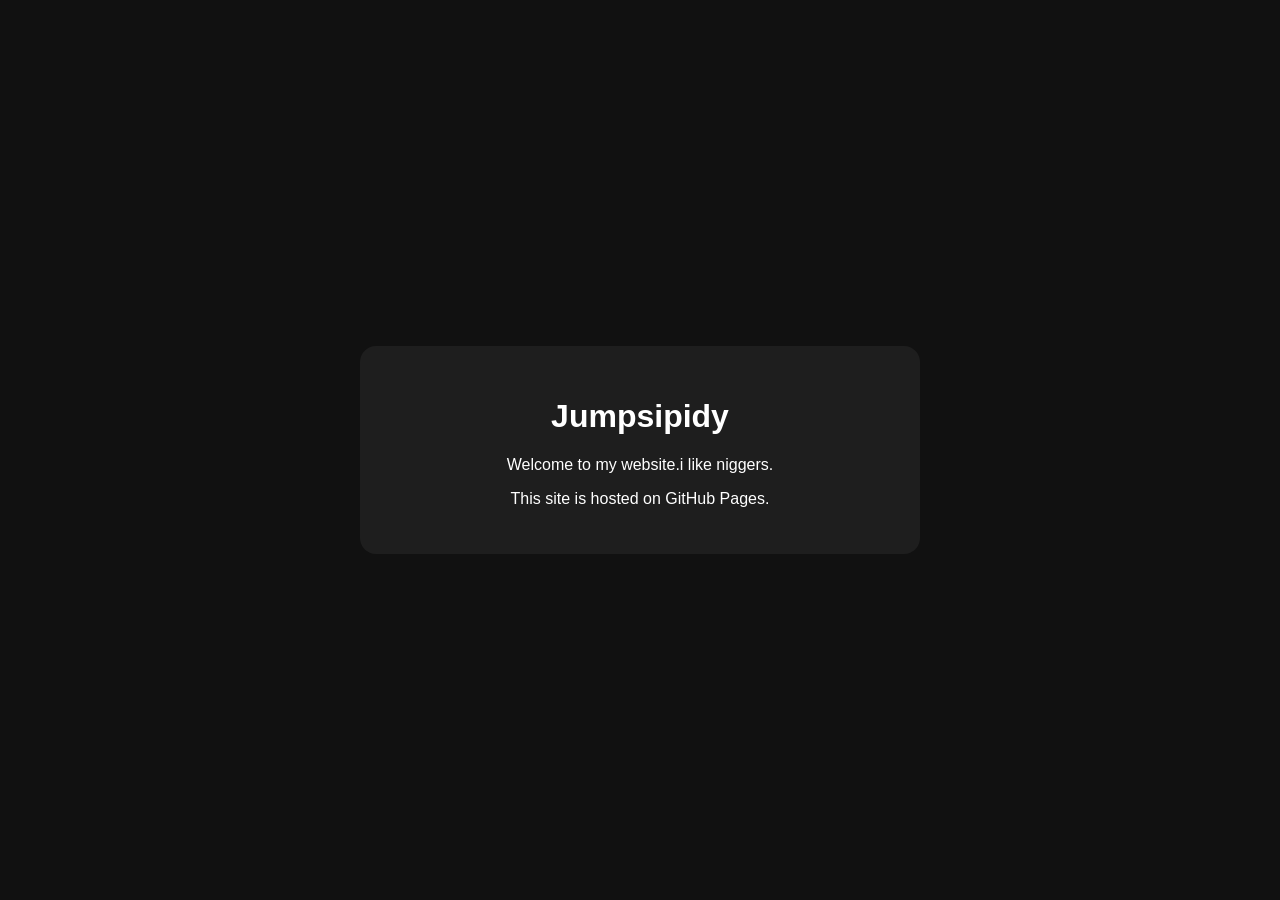
<file: Index.html>
<!DOCTYPE html>
<html>
<head>
  <meta charset="UTF-8">
  <meta name="viewport" content="width=device-width, initial-scale=1.0">
  <title>Jumpsipidy</title>
  <style>
    body{
      margin:0;
      font-family:Arial,sans-serif;
      background:#111;
      color:white;
      display:flex;
      justify-content:center;
      align-items:center;
      height:100vh;
      text-align:center;
    }
    .box{
      background:#1e1e1e;
      padding:30px;
      border-radius:16px;
      width:90%;
      max-width:500px;
    }
    a{color:#7db7ff;}
  </style>
</head>
<body>
  <div class="box">
    <h1>Jumpsipidy</h1>
    <p>Welcome to my website.i like niggers.</p>
    <p>This site is hosted on GitHub Pages.</p>
  </div>
</body>
</html>
</file>
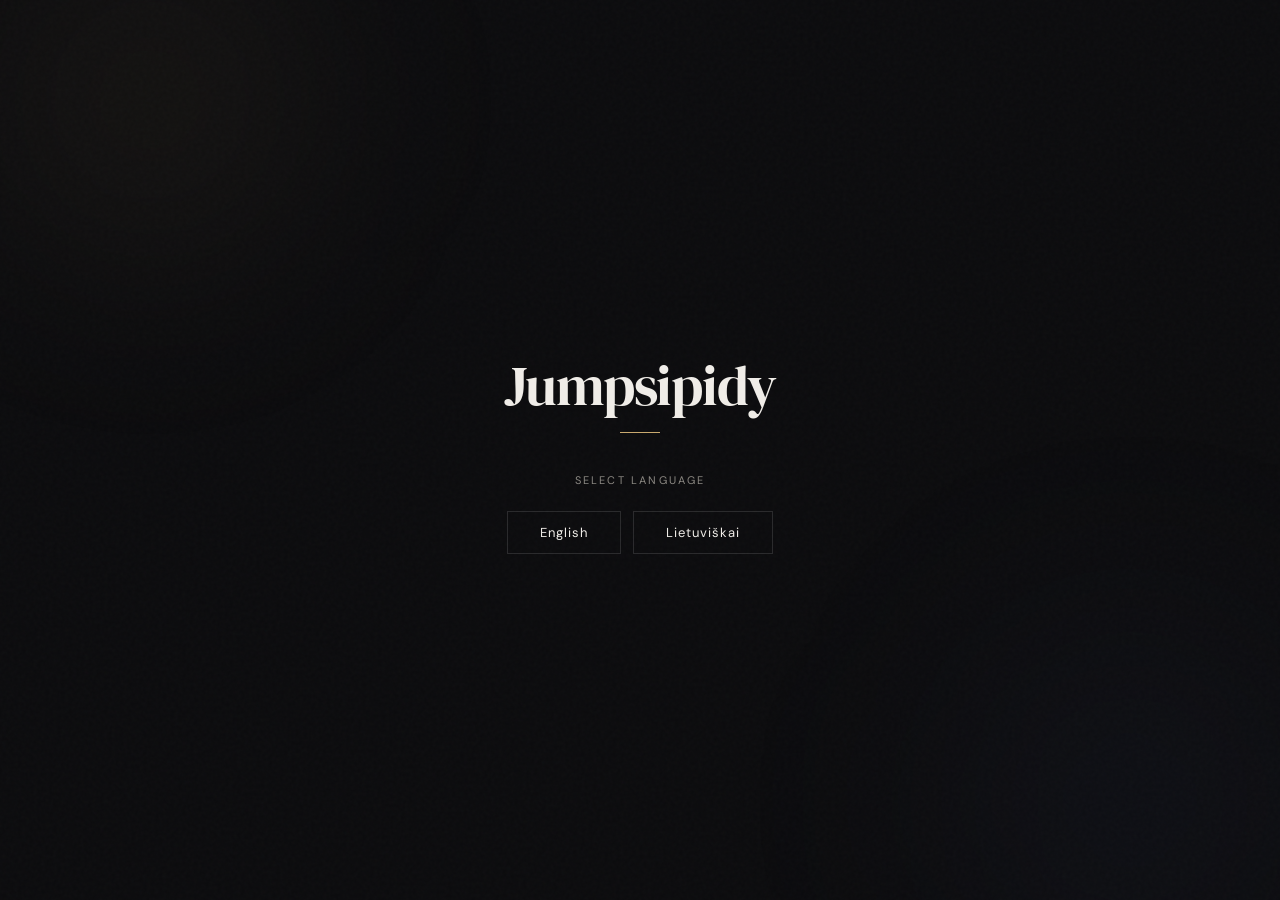
<file: index.html>
<!DOCTYPE html>
<html lang="en">
<head>
<meta charset="UTF-8">
<meta name="viewport" content="width=device-width, initial-scale=1.0">
<title>Jumpsipidy.online</title>
<link rel="preconnect" href="https://fonts.googleapis.com">
<link rel="preconnect" href="https://fonts.gstatic.com" crossorigin>
<link href="https://fonts.googleapis.com/css2?family=DM+Serif+Display:ital@0;1&family=DM+Sans:ital,opsz,wght@0,9..40,300;0,9..40,400;0,9..40,500;1,9..40,300&display=swap" rel="stylesheet">

<style>
*,*::before,*::after{box-sizing:border-box;margin:0;padding:0}

:root{
  --bg:#0c0c0e;
  --surface:#111113;
  --line:rgba(255,255,255,0.07);
  --line-mid:rgba(255,255,255,0.12);
  --line-bright:rgba(255,255,255,0.22);
  --text:#f0ede8;
  --text-mid:#8b8882;
  --text-dim:#4a4845;
  --gold:#c9a96e;
  --gold-dim:rgba(201,169,110,0.15);
  --gold-glow:rgba(201,169,110,0.06);
  --serif:'DM Serif Display',Georgia,serif;
  --sans:'DM Sans',sans-serif;
}

html,body{
  width:100%;height:100%;
  background:var(--bg);
  color:var(--text);
  font-family:var(--sans);
  overflow:hidden;
}

/* ── GRAIN OVERLAY ── */
body::before{
  content:'';
  position:fixed;inset:0;
  background-image:url("data:image/svg+xml,%3Csvg viewBox='0 0 256 256' xmlns='http://www.w3.org/2000/svg'%3E%3Cfilter id='n'%3E%3CfeTurbulence type='fractalNoise' baseFrequency='0.9' numOctaves='4' stitchTiles='stitch'/%3E%3C/filter%3E%3Crect width='100%25' height='100%25' filter='url(%23n)' opacity='1'/%3E%3C/svg%3E");
  opacity:0.025;
  pointer-events:none;
  z-index:999;
}

/* ── AMBIENT LIGHT ── */
.glow{
  position:fixed;pointer-events:none;border-radius:50%;
  filter:blur(100px);
}
.glow-a{
  width:500px;height:500px;
  top:-150px;left:-100px;
  background:radial-gradient(circle,rgba(201,169,110,0.08) 0%,transparent 70%);
}
.glow-b{
  width:600px;height:600px;
  bottom:-200px;right:-150px;
  background:radial-gradient(circle,rgba(100,120,200,0.06) 0%,transparent 70%);
}

/* ── LANG SCREEN ── */
#lang-screen{
  position:fixed;inset:0;
  display:flex;flex-direction:column;
  align-items:center;justify-content:center;
  z-index:500;
  transition:opacity 0.9s cubic-bezier(0.4,0,0.2,1);
}

.lang-wordmark{
  font-family:var(--serif);
  font-size:clamp(2rem,5vw,3.5rem);
  letter-spacing:-0.02em;
  color:var(--text);
  margin-bottom:8px;
  opacity:0;
  animation:fadeUp 1s 0.2s cubic-bezier(0.4,0,0.2,1) forwards;
}

.lang-rule{
  width:40px;height:1px;
  background:var(--gold);
  margin:0 auto 40px;
  opacity:0;
  animation:fadeUp 1s 0.4s cubic-bezier(0.4,0,0.2,1) forwards;
}

.lang-label{
  font-size:11px;letter-spacing:0.2em;text-transform:uppercase;
  color:var(--text-mid);
  margin-bottom:24px;
  opacity:0;
  animation:fadeUp 1s 0.6s cubic-bezier(0.4,0,0.2,1) forwards;
}

.lang-btns{
  display:flex;gap:12px;
  opacity:0;
  animation:fadeUp 1s 0.8s cubic-bezier(0.4,0,0.2,1) forwards;
}

.lang-btn{
  background:transparent;
  border:1px solid var(--line-mid);
  color:var(--text);
  font-family:var(--sans);
  font-size:13px;letter-spacing:0.08em;
  padding:12px 32px;
  cursor:pointer;
  transition:all 0.3s ease;
  position:relative;
  overflow:hidden;
}
.lang-btn::before{
  content:'';
  position:absolute;inset:0;
  background:var(--gold-dim);
  transform:translateY(100%);
  transition:transform 0.3s ease;
}
.lang-btn:hover{
  border-color:var(--gold);
  color:var(--gold);
}
.lang-btn:hover::before{transform:translateY(0)}
.lang-btn span{position:relative;z-index:1}

/* ── MAIN HUB ── */
#main-hub{
  position:fixed;inset:0;
  display:grid;
  grid-template-columns:1fr 1fr;
  opacity:0;visibility:hidden;
  transition:opacity 0.9s cubic-bezier(0.4,0,0.2,1);
}

#main-hub.visible{opacity:1;visibility:visible}

/* LEFT PANEL */
.panel-left{
  display:flex;flex-direction:column;
  justify-content:space-between;
  padding:clamp(32px,5vw,64px);
  border-right:1px solid var(--line);
  position:relative;
  overflow:hidden;
}

.panel-left::after{
  content:'';
  position:absolute;
  top:0;bottom:0;right:-1px;
  width:1px;
  background:linear-gradient(to bottom,transparent,var(--gold) 30%,var(--gold) 70%,transparent);
  opacity:0.3;
}

.left-top{}

.badge{
  display:inline-flex;align-items:center;gap:8px;
  font-size:10px;letter-spacing:0.25em;text-transform:uppercase;
  color:var(--gold);
  margin-bottom:32px;
  opacity:0;
}
.badge::before{
  content:'';width:24px;height:1px;background:var(--gold);
}

.main-title{
  font-family:var(--serif);
  font-size:clamp(2.8rem,5.5vw,5rem);
  line-height:1.0;
  letter-spacing:-0.03em;
  color:var(--text);
  margin-bottom:24px;
  opacity:0;
}

.main-title em{
  font-style:italic;
  color:var(--gold);
}

.subtitle{
  font-size:14px;
  font-weight:300;
  color:var(--text-mid);
  line-height:1.7;
  max-width:340px;
  opacity:0;
}

.left-bottom{
  display:flex;flex-direction:column;gap:16px;
}

.meta-row{
  display:flex;align-items:center;gap:12px;
  font-size:11px;letter-spacing:0.12em;text-transform:uppercase;
  color:var(--text-dim);
  opacity:0;
}
.meta-row::before{content:'';width:16px;height:1px;background:var(--text-dim)}

/* RIGHT PANEL */
.panel-right{
  display:flex;flex-direction:column;
  justify-content:center;
  padding:clamp(32px,5vw,64px);
  gap:0;
}

.section-label{
  font-size:10px;letter-spacing:0.25em;text-transform:uppercase;
  color:var(--text-dim);
  margin-bottom:32px;
  display:flex;align-items:center;gap:12px;
  opacity:0;
}
.section-label::after{content:'';flex:1;height:1px;background:var(--line)}

/* APP CARDS */
.cards{display:flex;flex-direction:column}

.app-card{
  display:flex;align-items:center;
  padding:24px 0;
  border-bottom:1px solid var(--line);
  text-decoration:none;
  color:var(--text);
  position:relative;
  overflow:hidden;
  opacity:0;
  transition:all 0.4s cubic-bezier(0.4,0,0.2,1);
  cursor:pointer;
}
.app-card:first-child{border-top:1px solid var(--line)}

.app-card::before{
  content:'';
  position:absolute;left:0;top:0;bottom:0;width:2px;
  background:var(--gold);
  transform:scaleY(0);
  transform-origin:bottom;
  transition:transform 0.35s cubic-bezier(0.4,0,0.2,1);
}
.app-card:hover::before{transform:scaleY(1)}

.card-num{
  font-family:var(--serif);
  font-size:11px;
  color:var(--text-dim);
  width:36px;
  flex-shrink:0;
  transition:color 0.3s;
}
.app-card:hover .card-num{color:var(--gold)}

.card-body{flex:1;padding:0 24px}

.card-name{
  font-size:17px;
  font-weight:500;
  letter-spacing:-0.01em;
  margin-bottom:4px;
  transition:color 0.3s;
}
.app-card:hover .card-name{color:var(--gold)}

.card-desc{
  font-size:12px;
  font-weight:300;
  color:var(--text-mid);
  letter-spacing:0.01em;
}

.card-arrow{
  width:36px;height:36px;
  border:1px solid var(--line-mid);
  border-radius:50%;
  display:flex;align-items:center;justify-content:center;
  flex-shrink:0;
  transition:all 0.35s cubic-bezier(0.4,0,0.2,1);
}
.app-card:hover .card-arrow{
  background:var(--gold);
  border-color:var(--gold);
}
.card-arrow svg{
  width:14px;height:14px;
  stroke:var(--text-mid);
  transition:stroke 0.3s, transform 0.3s;
}
.app-card:hover .card-arrow svg{
  stroke:#0c0c0e;
  transform:translate(2px,-2px);
}

/* HOVER BG FILL */
.card-fill{
  position:absolute;inset:0;
  background:var(--gold-glow);
  opacity:0;
  transition:opacity 0.4s ease;
}
.app-card:hover .card-fill{opacity:1}

/* ── ANIMATIONS ── */
@keyframes fadeUp{
  from{opacity:0;transform:translateY(16px)}
  to{opacity:1;transform:translateY(0)}
}

.anim{
  animation:fadeUp 0.8s cubic-bezier(0.4,0,0.2,1) forwards;
}

/* ── RESPONSIVE ── */
@media(max-width:720px){
  #main-hub{grid-template-columns:1fr;overflow-y:auto;overflow-x:hidden}
  .panel-left{border-right:none;border-bottom:1px solid var(--line);padding:40px 28px 32px}
  .panel-right{padding:32px 28px 48px}
  .panel-left::after{display:none}
}

/* CURSOR DOT */
.cursor-dot{
  width:6px;height:6px;
  background:var(--gold);
  border-radius:50%;
  position:fixed;
  pointer-events:none;
  z-index:9999;
  transform:translate(-50%,-50%);
  transition:transform 0.1s,opacity 0.3s;
  opacity:0;
}
</style>
</head>
<body>

<div class="glow glow-a"></div>
<div class="glow glow-b"></div>
<div class="cursor-dot" id="cursor"></div>

<!-- LANGUAGE SCREEN -->
<div id="lang-screen">
  <div class="lang-wordmark">Jumpsipidy</div>
  <div class="lang-rule"></div>
  <div class="lang-label">Select language</div>
  <div class="lang-btns">
    <button class="lang-btn" onclick="launch('en')"><span>English</span></button>
    <button class="lang-btn" onclick="launch('lt')"><span>Lietuviškai</span></button>
  </div>
</div>

<!-- MAIN HUB -->
<div id="main-hub">

  <div class="panel-left">
    <div class="left-top">
      <div class="badge" id="l-badge">Personal Hub</div>
      <h1 class="main-title" id="l-title">
        Elijas<br><em>Jumpsipidy</em>
      </h1>
      <p class="subtitle" id="l-sub">A curated collection of projects, tools and work — built with precision and care.</p>
    </div>
    <div class="left-bottom">
      <div class="meta-row" id="l-meta1">jumpsipidy.online</div>
      <div class="meta-row" id="l-meta2">Est. 2024</div>
    </div>
  </div>

  <div class="panel-right">
    <div class="section-label" id="r-label">Projects & Tools</div>
    <div class="cards">

      <a href="https://jumpsipidy.online/ElijasGPT" class="app-card" id="card-1">
        <div class="card-fill"></div>
        <div class="card-num">01</div>
        <div class="card-body">
          <div class="card-name" id="n1">Elijas Helper</div>
          <div class="card-desc" id="d1">Helper and tools</div>
        </div>
        <div class="card-arrow">
          <svg viewBox="0 0 24 24" fill="none" stroke-width="2" stroke-linecap="round" stroke-linejoin="round">
            <line x1="7" y1="17" x2="17" y2="7"/><polyline points="7 7 17 7 17 17"/>
          </svg>
        </div>
      </a>

    </div>
  </div>

</div>

<script>
const T = {
  en:{
    badge:'Personal Hub',
    subtitle:'A curated collection of projects, tools and work — built with precision and care.',
    label:'Projects & Tools',
    n1:'Elijas Helper',d1:'Helper and tools',
  },
  lt:{
    badge:'Asmeninis Centras',
    subtitle:'Projektų, įrankių ir darbų kolekcija — sukurta kruopščiai ir tiksliai.',
    label:'Projektai ir Įrankiai',
    n1:'Elijas Helper',d1:'Pagalbininkas ir įrankiai',
  }
};

function launch(lang){
  const c = T[lang];
  document.getElementById('l-badge').textContent = c.badge;
  document.getElementById('l-sub').textContent = c.subtitle;
  document.getElementById('r-label').textContent = c.label;
  document.getElementById('n1').textContent = c.n1;
  document.getElementById('d1').textContent = c.d1;

  const ls = document.getElementById('lang-screen');
  ls.style.opacity = '0';
  ls.style.pointerEvents = 'none';

  setTimeout(()=>{
    ls.style.display = 'none';
    const hub = document.getElementById('main-hub');
    hub.classList.add('visible');
    animateIn();
  }, 900);
}

function animateIn(){
  const seq = [
    {el:'l-badge',   delay:0},
    {el:'l-title',   delay:120},
    {el:'l-sub',     delay:240},
    {el:'l-meta1',   delay:360},
    {el:'l-meta2',   delay:420},
    {el:'r-label',   delay:200},
    {el:'card-1',    delay:320},
  ];
  seq.forEach(({el,delay})=>{
    const node = document.getElementById(el);
    if(!node) return;
    setTimeout(()=>{
      node.style.animationDelay = '0ms';
      node.classList.add('anim');
    }, delay);
  });
}

/* Cursor dot */
const dot = document.getElementById('cursor');
document.addEventListener('mousemove', e=>{
  dot.style.left = e.clientX+'px';
  dot.style.top  = e.clientY+'px';
  dot.style.opacity = '1';
});
document.addEventListener('mouseleave',()=>{ dot.style.opacity='0' });
</script>
</body>
</html>
</file>
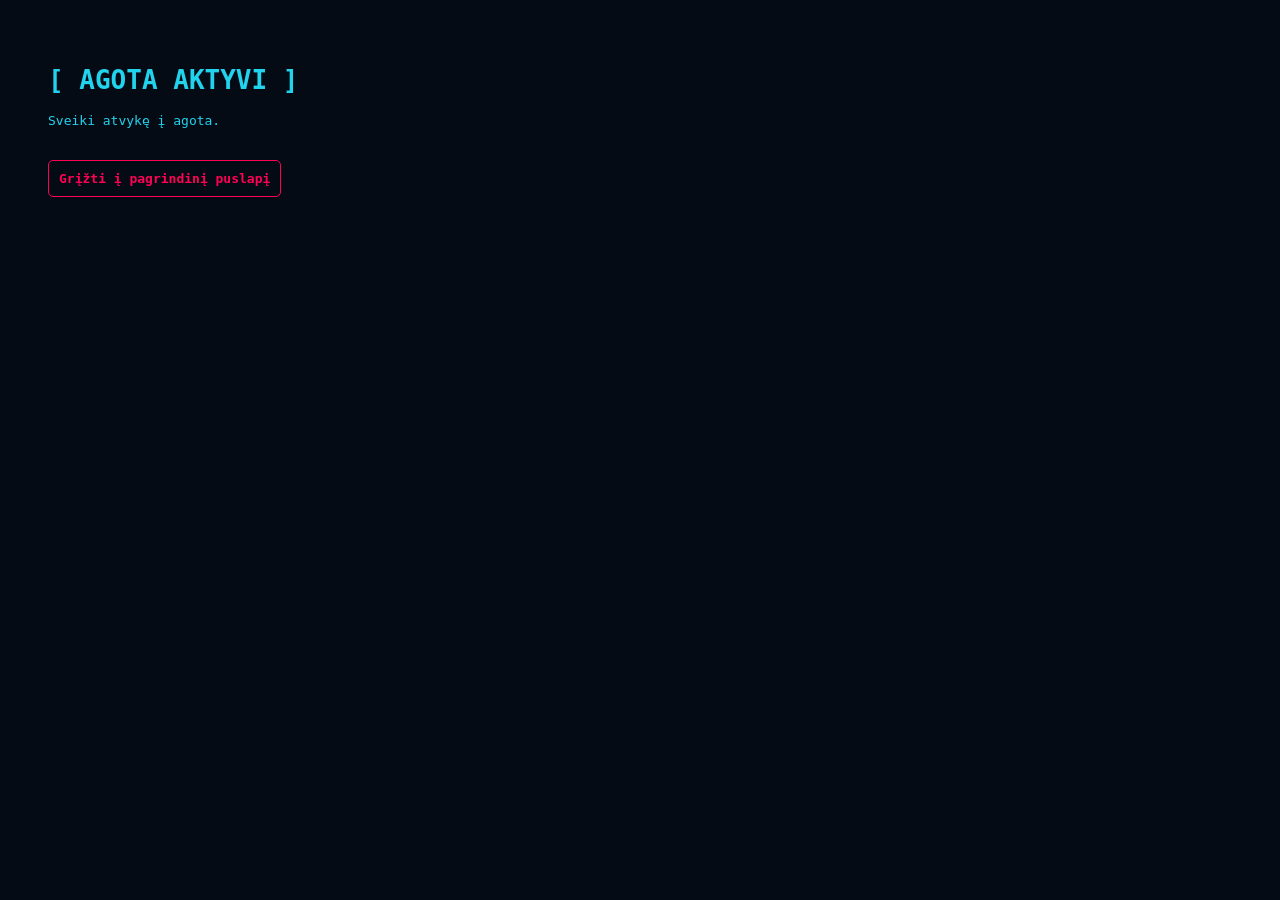
<file: agota/index.html>
<!DOCTYPE html>
<html lang="lt">
<head>
  <meta charset="UTF-8">
  <title>Agota</title>
  <style>
    body { background-color: #050b14; color: #22d3ee; font-family: monospace; padding: 40px; }
    a { color: #ff0055; text-decoration: none; font-weight: bold; border: 1px solid #ff0055; padding: 10px; border-radius: 5px;}
    a:hover { background: #ff0055; color: black; }
  </style>
</head>
<body>
  <h1>[ AGOTA AKTYVI ]</h1>
  <p>Sveiki atvykę į agota.</p>
  <br><br>
  <a href="/">Grįžti į pagrindinį puslapį</a>
</body>
</html>
</file>
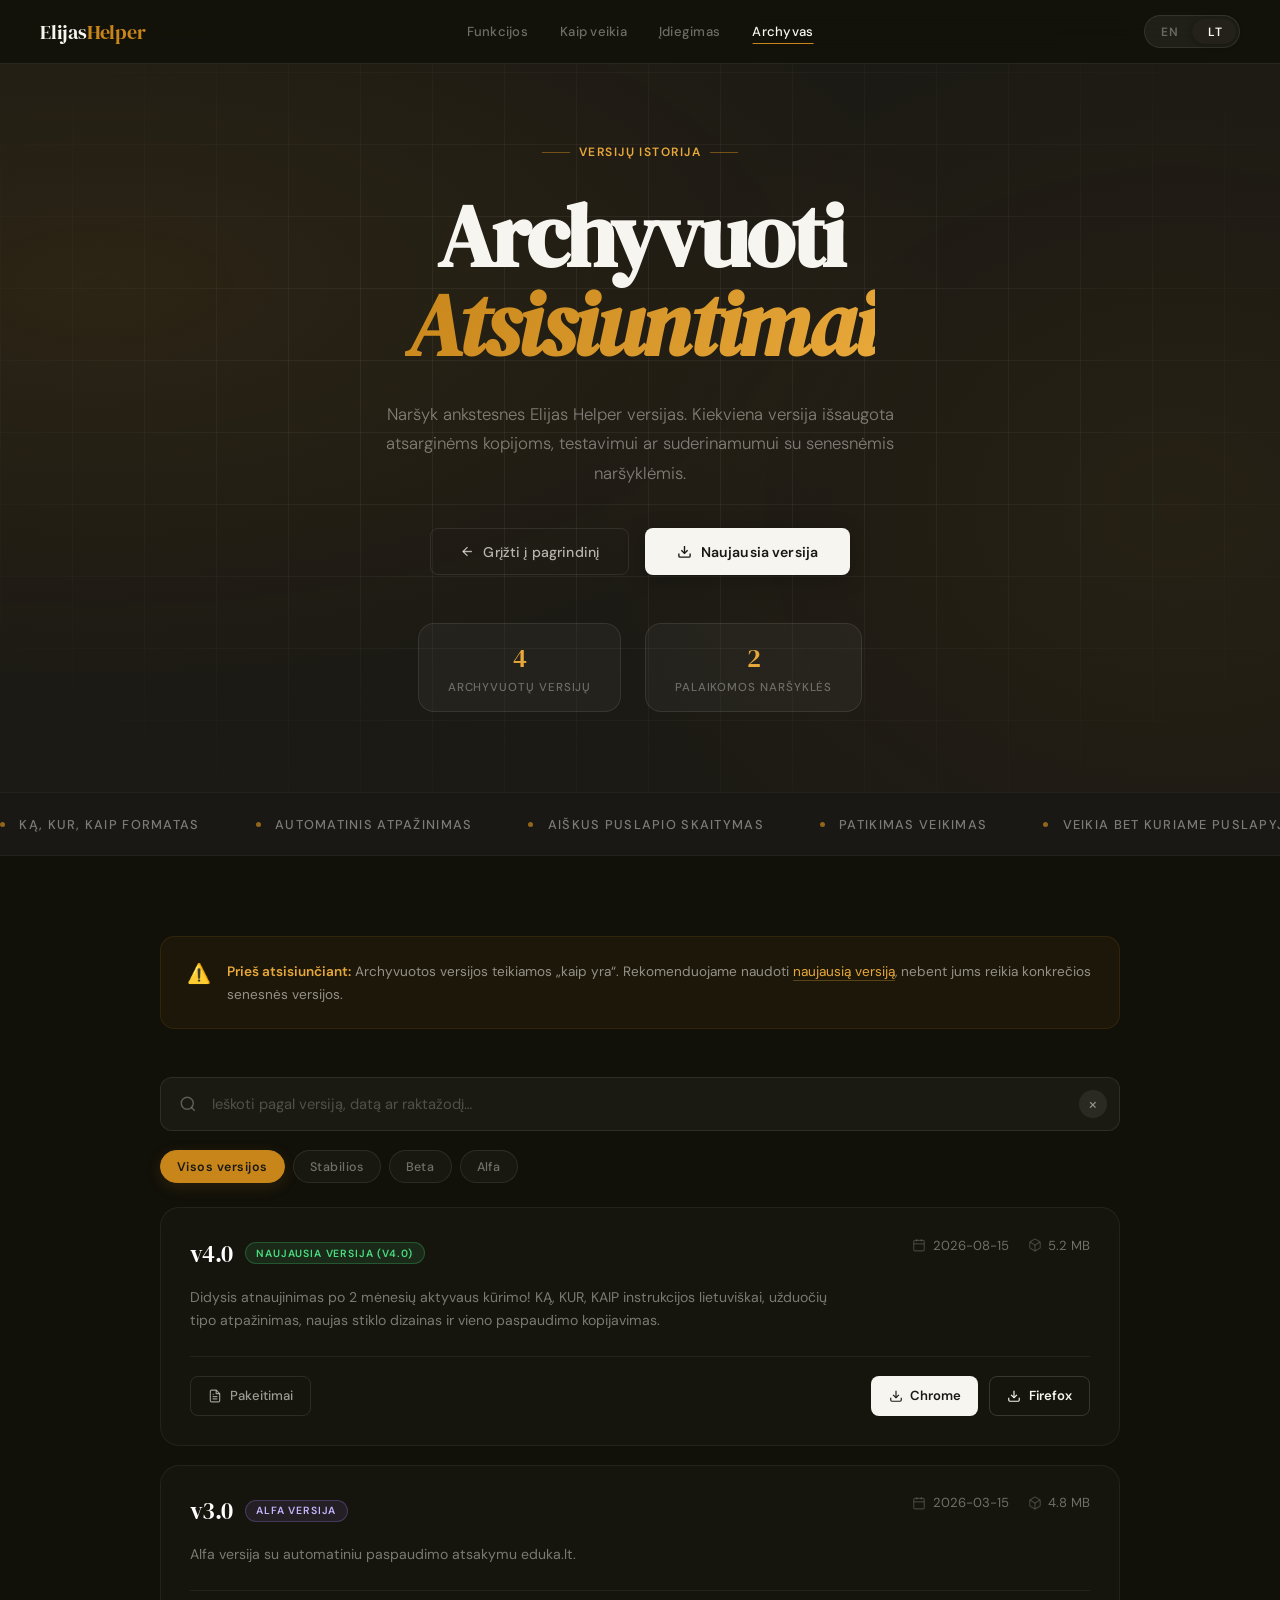
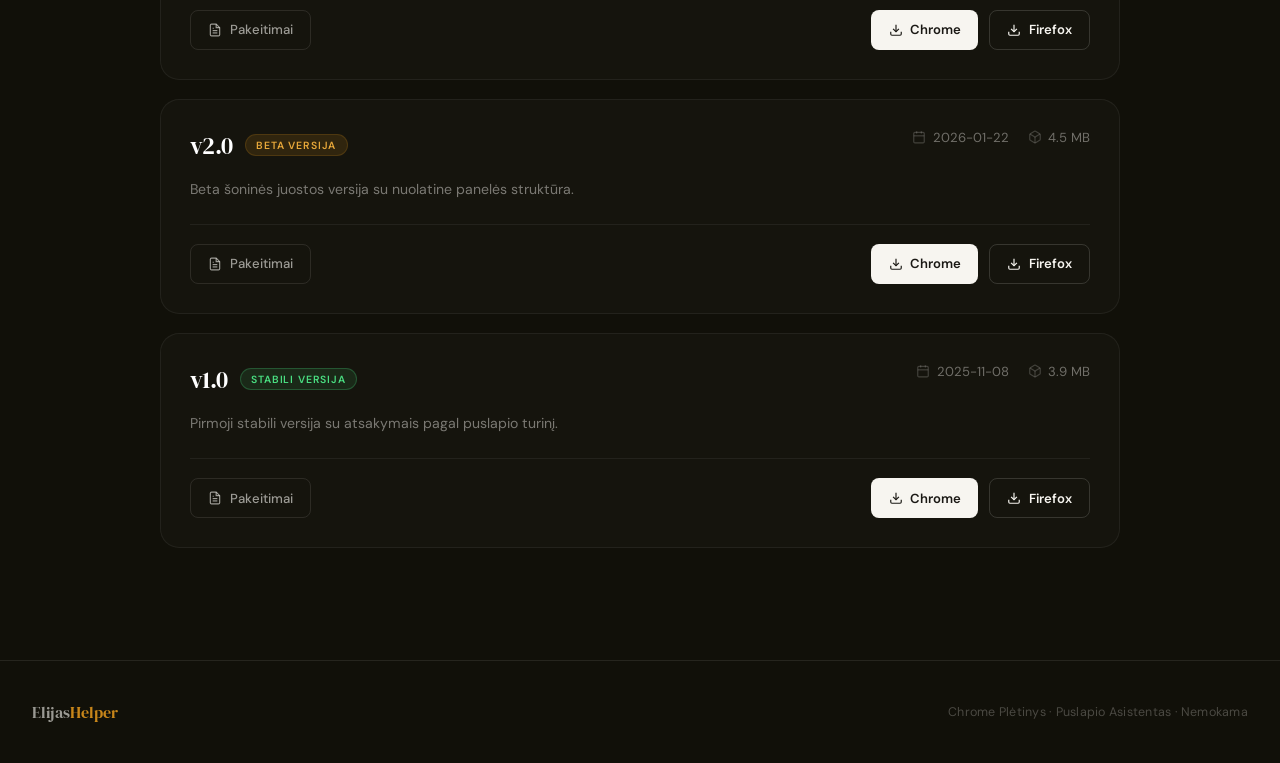
<file: archived/index.html>
<!DOCTYPE html>
<html lang="lt">
<head>
  <meta charset="UTF-8"/>
  <meta name="viewport" content="width=device-width,initial-scale=1.0"/>
  <title id="pageTitle">Archyvuoti Atsisiuntimai — Elijas Helper</title>
  <link href="https://fonts.googleapis.com/css2?family=DM+Serif+Display:ital@0;1&family=DM+Sans:wght@300;400;500;600&display=swap" rel="stylesheet"/>
  <link rel="stylesheet" href="archived-downloads.css"/>
</head>
<body class="lt">

  <!-- ═══════════════════════ NAVIGATION ═══════════════════════ -->
  <nav>
    <a href="index.html" class="nav-logo">Elijas<em>Helper</em></a>
    <div class="nav-center">
      <a href="index.html#features" data-en>Features</a>
      <a href="index.html#features" data-lt>Funkcijos</a>
      <a href="index.html#how" data-en>How it works</a>
      <a href="index.html#how" data-lt>Kaip veikia</a>
      <a href="index.html#install" data-en>Install guide</a>
      <a href="index.html#install" data-lt>Įdiegimas</a>
      <a href="archive.html" class="nav-active" data-en>Archive</a>
      <a href="archive.html" class="nav-active" data-lt>Archyvas</a>
    </div>
    <div class="lang-pill lt" id="langPill">
      <div class="pill-bg"></div>
      <button type="button" data-lang="en">EN</button>
      <button type="button" class="active" data-lang="lt">LT</button>
    </div>
  </nav>

  <!-- ═══════════════════════ HERO ═══════════════════════ -->
  <header class="archive-hero">
    <p class="hero-eyebrow">
      <span data-en>Version history</span>
      <span data-lt>Versijų istorija</span>
    </p>
    <h1 class="hero-h1">
      <span data-en>Archived<br><span class="line-italic">Downloads</span></span>
      <span data-lt>Archyvuoti<br><span class="line-italic">Atsisiuntimai</span></span>
    </h1>
    <p class="hero-sub" data-en>
      Browse previous releases of Elijas Helper. Each build is preserved for rollback,
      testing, or compatibility with older browser setups.
    </p>
    <p class="hero-sub" data-lt>
      Naršyk ankstesnes Elijas Helper versijas. Kiekviena versija išsaugota atsarginėms kopijoms,
      testavimui ar suderinamumui su senesnėmis naršyklėmis.
    </p>

    <div class="hero-actions">
      <a href="index.html" class="btn-outline">
        <svg width="15" height="15" viewBox="0 0 24 24" fill="none" stroke="currentColor" stroke-width="2.2"><path d="M19 12H5"/><polyline points="12 19 5 12 12 5"/></svg>
        <span data-en>Back to main site</span>
        <span data-lt>Grįžti į pagrindinį</span>
      </a>
      <a href="index.html" class="btn-primary">
        <svg width="15" height="15" viewBox="0 0 24 24" fill="none" stroke="currentColor" stroke-width="2.2"><path d="M21 15v4a2 2 0 0 1-2 2H5a2 2 0 0 1-2-2v-4"/><polyline points="7 10 12 15 17 10"/><line x1="12" y1="15" x2="12" y2="3"/></svg>
        <span data-en>Latest version</span>
        <span data-lt>Naujausia versija</span>
      </a>
    </div>

    <div class="hero-stats">
      <div class="stat-pill">
        <span class="stat-num" id="totalVersions">—</span>
        <span class="stat-label" data-en>archived builds</span>
        <span class="stat-label" data-lt>archyvuotų versijų</span>
      </div>
      <div class="stat-pill">
        <span class="stat-num">2</span>
        <span class="stat-label" data-en>browsers supported</span>
        <span class="stat-label" data-lt>palaikomos naršyklės</span>
      </div>
    </div>
  </header>

  <!-- ═══════════════════════ RIBBON ═══════════════════════ -->
  <div class="ribbon">
    <div class="ribbon-track" id="ribbonTrack"></div>
  </div>

  <!-- ═══════════════════════ MAIN CONTENT ═══════════════════════ -->
  <main class="archive-main">
    <div class="container">

      <!-- Disclaimer -->
      <div class="disclaimer r">
        <div class="disclaimer-icon">⚠️</div>
        <p data-en>
          <strong>Before you download:</strong> Archived builds are provided as-is.
          We recommend using the <a href="index.html">latest release</a> unless you need a specific older version for compatibility.
        </p>
        <p data-lt>
          <strong>Prieš atsisiunčiant:</strong> Archyvuotos versijos teikiamos „kaip yra“.
          Rekomenduojame naudoti <a href="index.html">naujausią versiją</a>, nebent jums reikia konkrečios senesnės versijos.
        </p>
      </div>

      <!-- Search & filters -->
      <div class="search-bar-wrap r d1">
        <div class="search-bar">
          <svg class="search-icon" width="18" height="18" viewBox="0 0 24 24" fill="none" stroke="currentColor" stroke-width="2"><circle cx="11" cy="11" r="8"/><line x1="21" y1="21" x2="16.65" y2="16.65"/></svg>
          <input
            type="search"
            id="archiveSearch"
            data-placeholder-en="Search by version, date, or keyword…"
            data-placeholder-lt="Ieškoti pagal versiją, datą ar raktažodį…"
            placeholder="Ieškoti pagal versiją, datą ar raktažodį…"
            autocomplete="off"
          />
          <button class="search-clear" id="searchClear" aria-label="Clear search" hidden>&times;</button>
        </div>
        <div class="filter-row" id="filterRow">
          <button class="filter-btn active" data-filter="all">
            <span data-en>All versions</span>
            <span data-lt>Visos versijos</span>
          </button>
          <button class="filter-btn" data-filter="stable">
            <span data-en>Stable</span>
            <span data-lt>Stabilios</span>
          </button>
          <button class="filter-btn" data-filter="beta">
            <span data-en>Beta</span>
            <span data-lt>Beta</span>
          </button>
          <button class="filter-btn" data-filter="alpha">
            <span data-en>Alpha</span>
            <span data-lt>Alfa</span>
          </button>
        </div>
      </div>

      <p class="results-meta r d2" id="resultsMeta"></p>

      <!-- Cards are rendered by JavaScript from archivedVersions[] in archived-downloads.js -->
      <!-- To add versions: edit archived-downloads.js (see comments at top of that file) -->

      <div class="archive-grid r d3" id="archiveGrid"></div>

      <!-- Empty state (shown when search returns no results) -->
      <div class="empty-state" id="emptyState" hidden>
        <div class="empty-icon">📦</div>
        <h3 data-en>No versions found</h3>
        <h3 data-lt>Versijų nerasta</h3>
        <p data-en>Try a different search term or clear your filters.</p>
        <p data-lt>Pabandykite kitą paieškos frazę arba išvalykite filtrus.</p>
        <button class="btn-outline" id="resetFilters" type="button">
          <span data-en>Reset filters</span>
          <span data-lt>Išvalyti filtrus</span>
        </button>
      </div>

    </div>
  </main>

  <!-- ═══════════════════════ FOOTER ═══════════════════════ -->
  <footer>
    <div class="f-logo">Elijas<em>Helper</em></div>
    <div class="f-copy" data-en>Chrome Extension · Page Assistant · Free</div>
    <div class="f-copy" data-lt>Chrome Plėtinys · Puslapio Asistentas · Nemokama</div>
  </footer>

  <!-- ═══════════════════════ CHANGELOG MODAL ═══════════════════════ -->
  <div class="modal-overlay" id="changelogModal">
    <div class="modal-card">
      <button class="modal-close" type="button" aria-label="Close">&times;</button>
      <h3 class="modal-title" id="changelogTitle">—</h3>
      <p class="modal-subtitle" id="changelogDate">—</p>
      <p class="results-meta" id="changelogMeta" style="margin-bottom:1rem;"></p>
      <ul class="changelog-list" id="changelogList"></ul>
      <div class="modal-dl-row" id="changelogDlRow"></div>
    </div>
  </div>

  <script src="archived-downloads.js"></script>
</body>
</html>
</file>
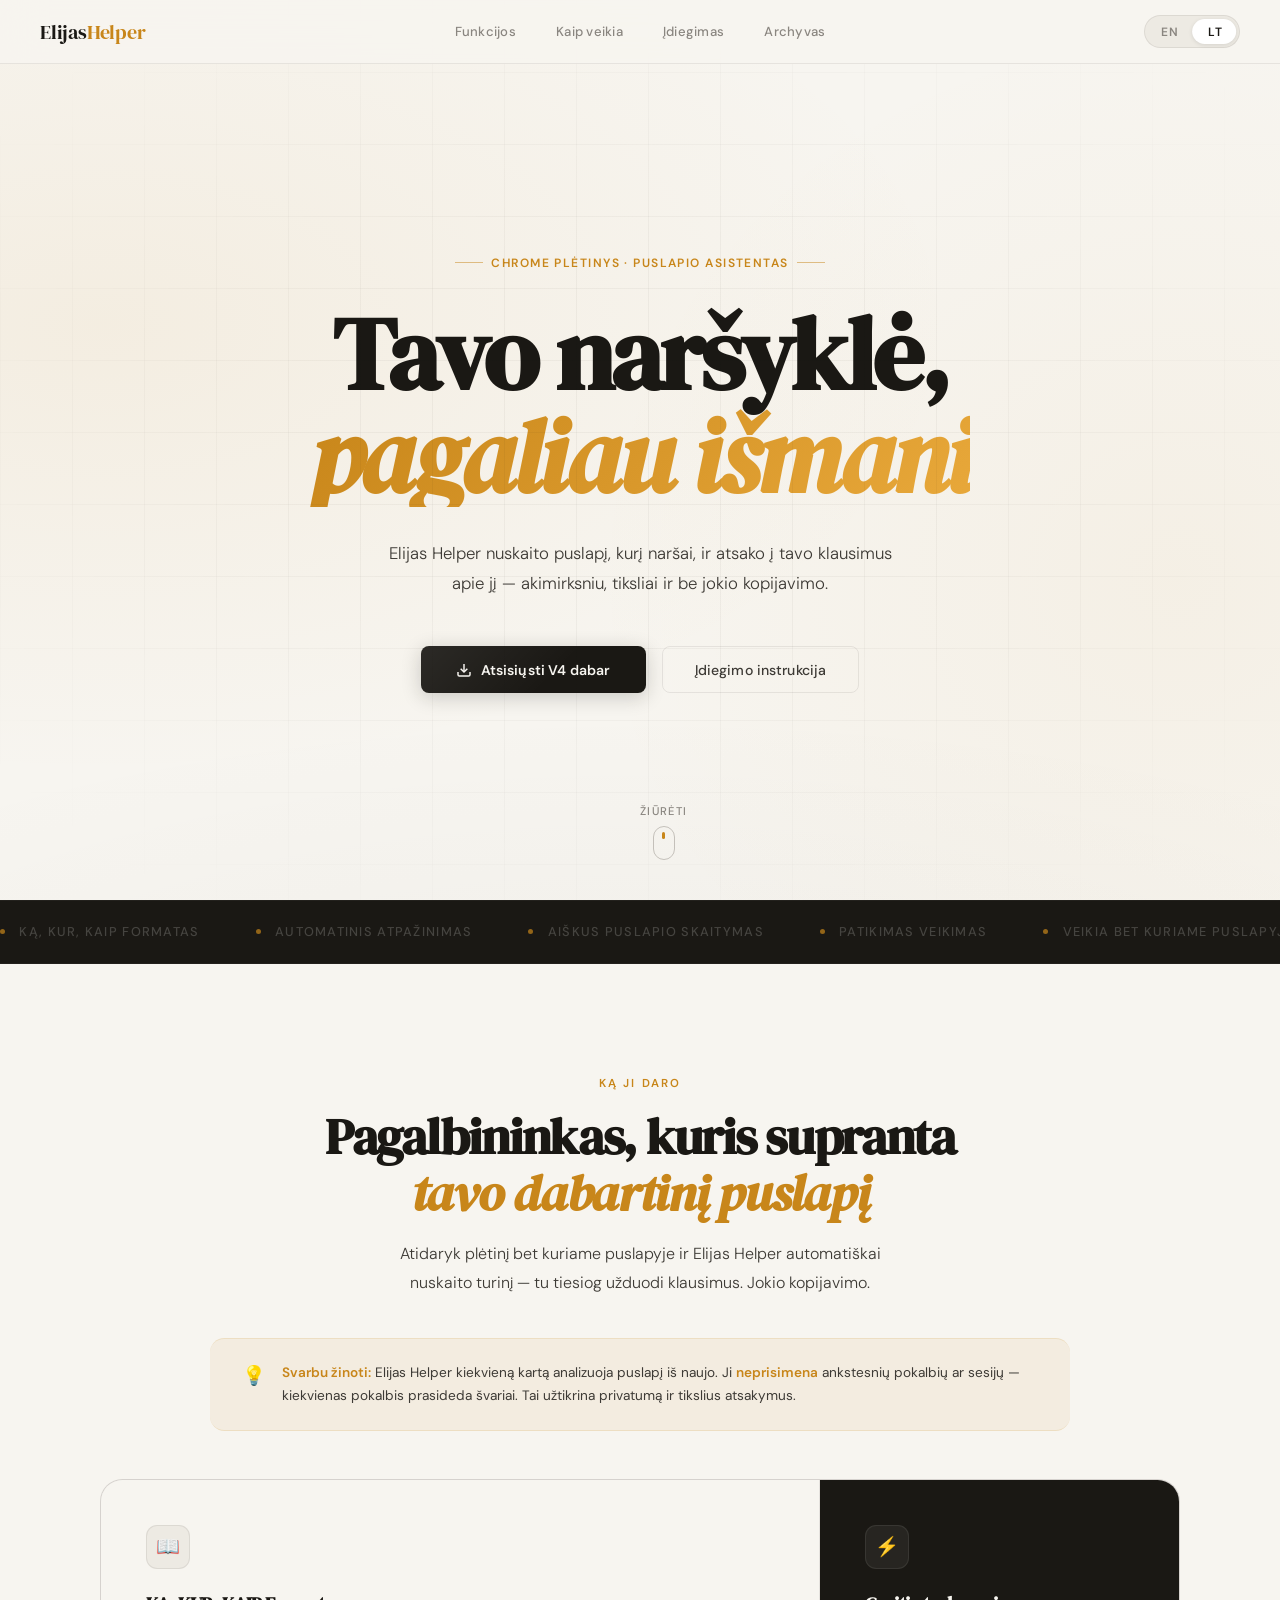
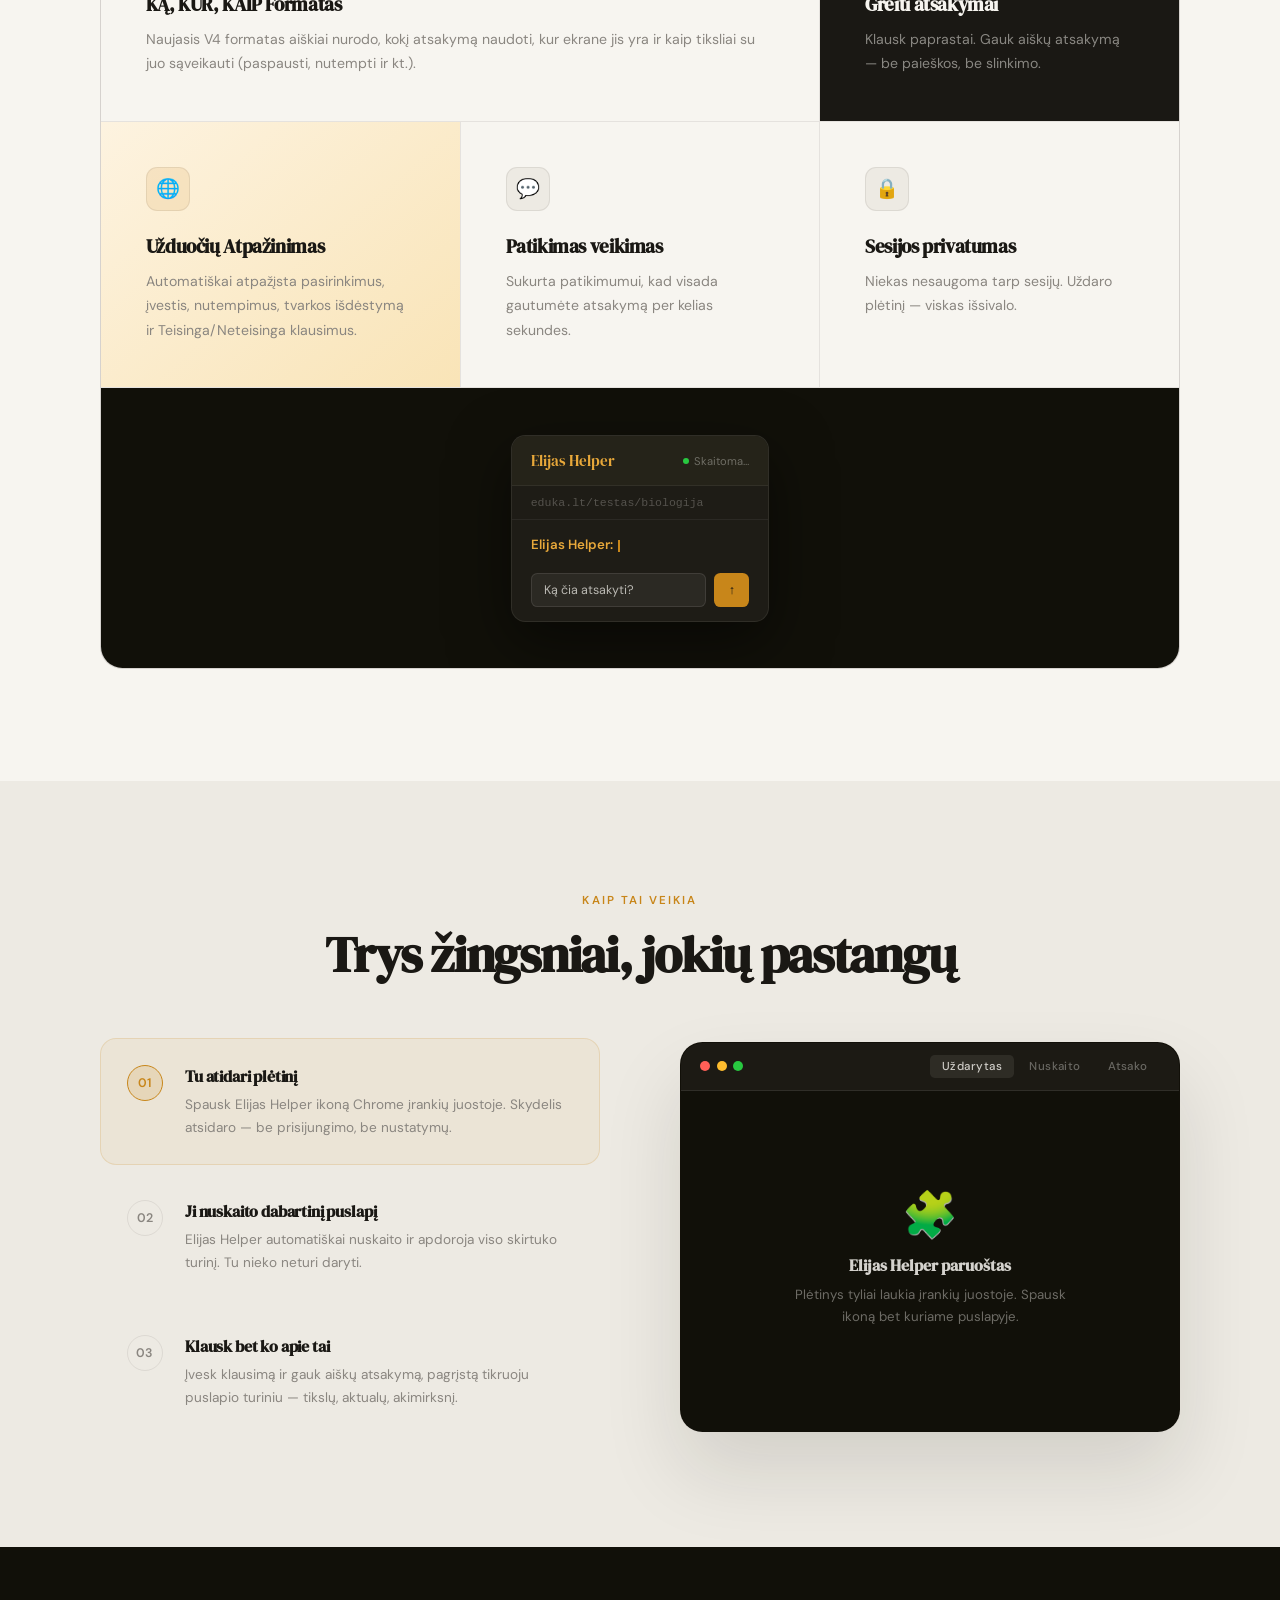
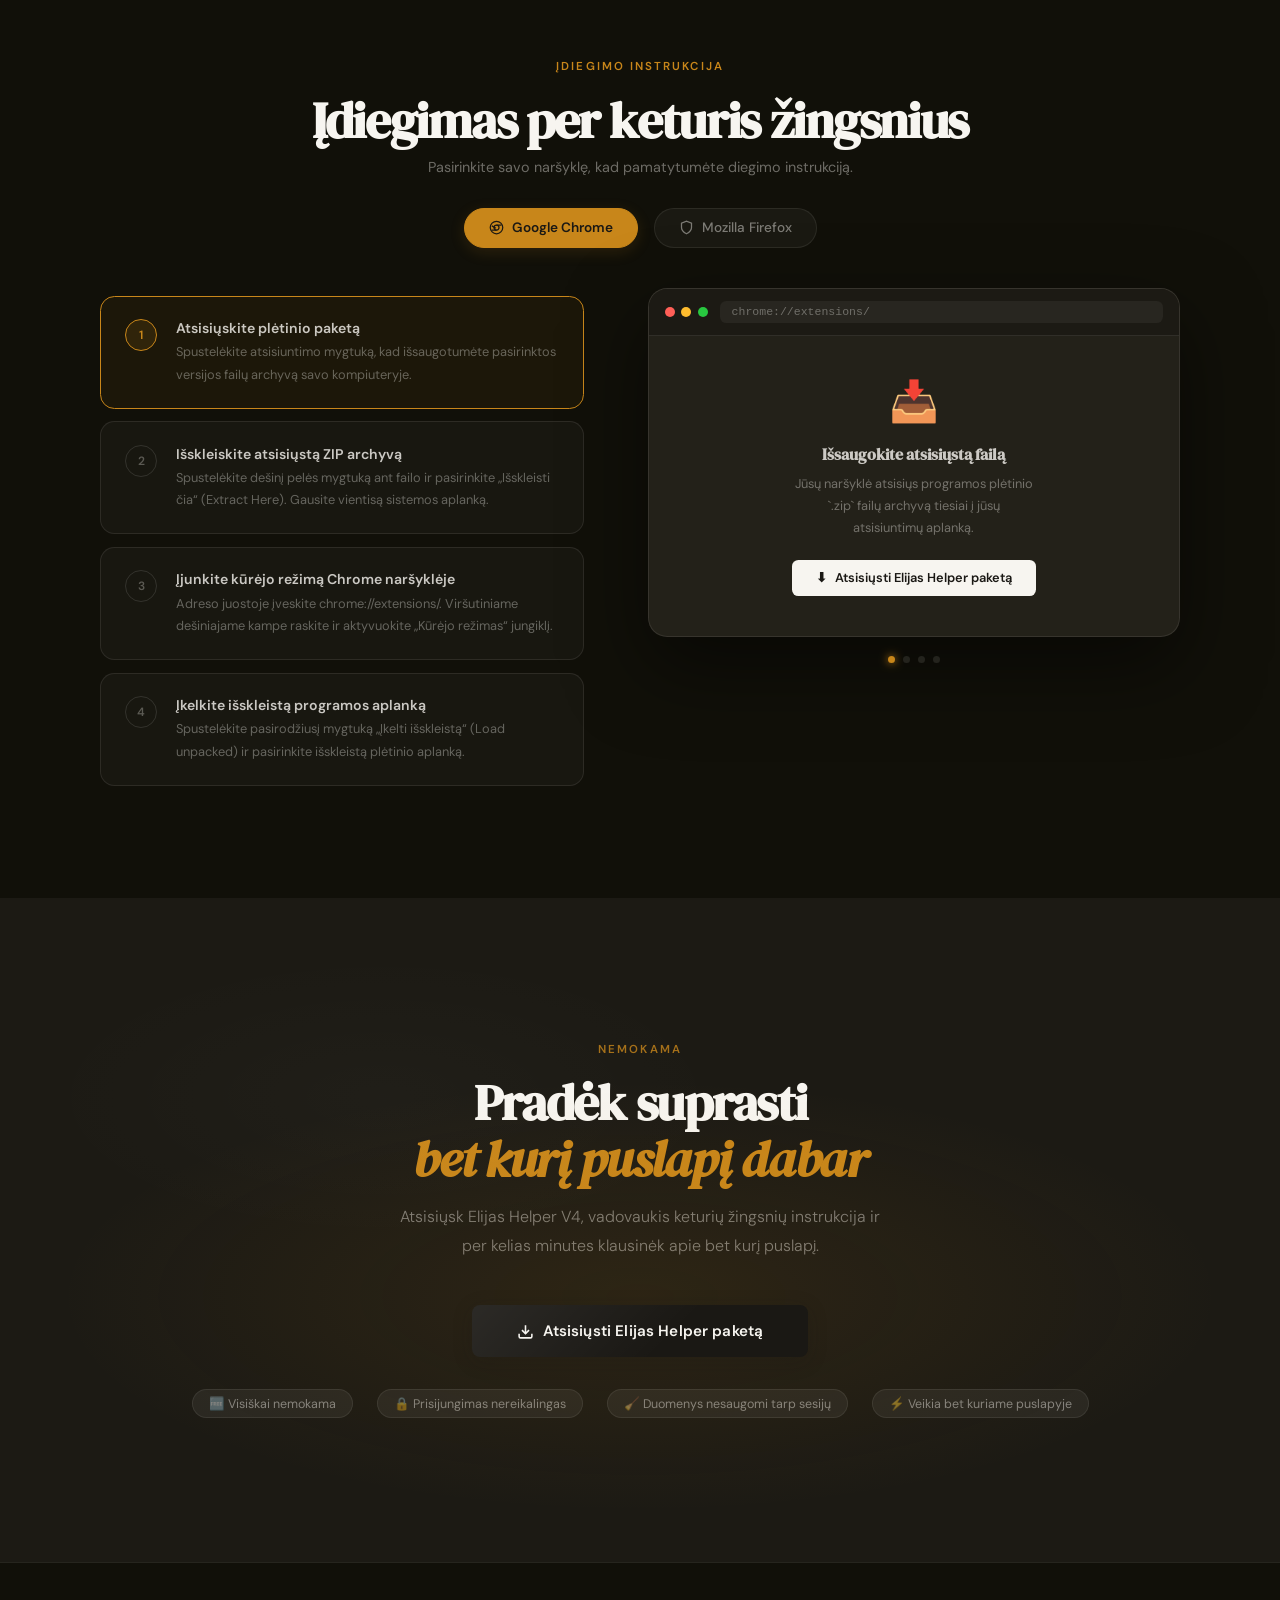
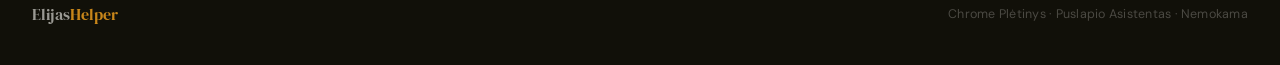
<file: ElijasGPT/index.html>
<!DOCTYPE html>
<html lang="lt">
<head>
<meta charset="UTF-8"/>
<meta name="viewport" content="width=device-width,initial-scale=1.0"/>
<title>Elijas Helper — Page Assistant</title>
<link href="https://fonts.googleapis.com/css2?family=DM+Serif+Display:ital@0;1&family=DM+Sans:wght@300;400;500;600&display=swap" rel="stylesheet"/>
<style>
/* ═══════════════════════ TOKENS ═══════════════════════ */
:root{
  --cream:#F7F5F0;
  --cream2:#EDEAE3;
  --ink:#1A1814;
  --ink2:#3D3A35;
  --muted:#8A8680;
  --muted2:#C4C0BA;
  --dark:#111009;
  --dark2:#1C1A14;
  --dark3:#232119;
  --amber:#C8861A;
  --amber-light:#E8A83A;
  --amber-glow:rgba(200,134,26,.15);
  --border-light:rgba(26,24,20,.08);
  --border-dark:rgba(247,245,240,.09);
  --serif:'DM Serif Display',Georgia,serif;
  --sans:'DM Sans',sans-serif;
  --ease-out:cubic-bezier(.16,1,.3,1);
  --ease-in-out:cubic-bezier(.4,0,.2,1);
}

/* ═══════════════════════ RESET ═══════════════════════ */
*,*::before,*::after{margin:0;padding:0;box-sizing:border-box}
html{scroll-behavior:smooth;-webkit-font-smoothing:antialiased}
body{
  background:var(--cream);color:var(--ink);
  font-family:var(--sans);overflow-x:hidden;
  selection-background:var(--amber);
}
::selection{background:rgba(200,134,26,.18);color:var(--ink)}
a{text-decoration:none;color:inherit}
img{display:block;max-width:100%}

/* ═══════════════════════ SCROLLBAR ═══════════════════════ */
::-webkit-scrollbar{width:5px}
::-webkit-scrollbar-track{background:var(--cream)}
::-webkit-scrollbar-thumb{background:var(--muted2);border-radius:99px}

/* ═══════════════════════ LANG CONTROL ═══════════════════════ */
[data-lt]{display:none}
body.lt [data-en]{display:none!important}
body.lt [data-lt]{display:revert!important}
body.lt [data-lt].blk{display:block!important}
body.lt [data-lt].flex{display:flex!important}

/* ═══════════════════════ NAV ═══════════════════════ */
nav{
  position:fixed;top:0;left:0;right:0;z-index:200;
  height:64px;
  display:flex;align-items:center;justify-content:space-between;
  padding:0 2.5rem;
  background:rgba(247,245,240,.85);
  backdrop-filter:blur(20px) saturate(1.4);
  -webkit-backdrop-filter:blur(20px) saturate(1.4);
  border-bottom:1px solid var(--border-light);
  transition:background .3s;
}
.nav-logo{
  font-family:var(--serif);font-size:1.25rem;
  letter-spacing:-.01em;color:var(--ink);
}
.nav-logo em{font-style:normal;color:var(--amber)}
.nav-center{
  display:flex;gap:2.5rem;
  position:absolute;left:50%;transform:translateX(-50%);
}
.nav-center a{
  font-size:.82rem;font-weight:500;
  letter-spacing:.02em;color:var(--muted);
  transition:color .2s;padding:.2rem 0;
  border-bottom:1px solid transparent;
}
.nav-center a:hover{color:var(--ink);border-color:var(--amber)}

/* ── LANG PILL ── */
.lang-pill{
  display:flex;background:var(--cream2);
  border:1px solid var(--border-light);
  border-radius:99px;padding:3px;
  position:relative;gap:2px;
}
.lang-pill button{
  font-family:var(--sans);font-size:.75rem;font-weight:600;
  letter-spacing:.06em;text-transform:uppercase;
  padding:.28rem .85rem;border:none;background:none;
  cursor:pointer;color:var(--muted);
  border-radius:99px;transition:color .2s;
  position:relative;z-index:1;
}
.lang-pill button.active{color:var(--ink)}
.lang-pill .pill-bg{
  position:absolute;top:3px;bottom:3px;left:3px;
  width:calc(50% - 3px);background:#fff;
  border-radius:99px;
  box-shadow:0 1px 4px rgba(0,0,0,.1);
  transition:transform .25s var(--ease-in-out);
}
.lang-pill.lt .pill-bg{transform:translateX(100%)}

/* ═══════════════════════ HERO ═══════════════════════ */
.hero{
  min-height:100vh;
  display:flex;flex-direction:column;
  align-items:center;justify-content:center;
  padding:9rem 2rem 6rem;
  position:relative;overflow:hidden;
}
/* Mesh gradient background */
.hero::before{
  content:'';position:absolute;
  top:-20%;left:-20%;right:-20%;bottom:-20%;
  background:
    radial-gradient(ellipse 80% 60% at 20% 40%, rgba(200,134,26,.07) 0%, transparent 60%),
    radial-gradient(ellipse 60% 80% at 80% 60%, rgba(200,134,26,.05) 0%, transparent 55%),
    radial-gradient(ellipse 100% 50% at 50% 100%, rgba(26,24,20,.03) 0%, transparent 60%);
  pointer-events:none;
  animation:moveGlow 25s infinite alternate ease-in-out;
}
/* Subtle grid lines */
.hero::after{
  content:'';position:absolute;inset:0;
  background-image:
    linear-gradient(var(--border-light) 1px, transparent 1px),
    linear-gradient(90deg, var(--border-light) 1px, transparent 1px);
  background-size:72px 72px;
  mask-image:radial-gradient(ellipse 80% 80% at 50% 50%, black 30%, transparent 80%);
  -webkit-mask-image:radial-gradient(ellipse 80% 80% at 50% 50%, black 30%, transparent 80%);
  pointer-events:none;opacity:.5;
}

.hero-eyebrow{
  display:inline-flex;align-items:center;gap:.55rem;
  font-size:.75rem;font-weight:600;letter-spacing:.12em;
  text-transform:uppercase;color:var(--amber);
  margin-bottom:2rem;
  animation:rise .9s .1s var(--ease-out) both;
}
.hero-eyebrow::before,
.hero-eyebrow::after{
  content:'';height:1px;width:28px;background:var(--amber);opacity:.5;
}

.hero-h1{
  font-family:var(--serif);
  font-size:clamp(3.2rem,8vw,6.5rem);
  line-height:1.0;
  letter-spacing:-.03em;
  text-align:center;
  max-width:820px;
  animation:rise .9s .25s var(--ease-out) both;
}
.hero-h1 .line-italic{
  display:block;font-style:italic;
  background:linear-gradient(135deg,var(--amber),var(--amber-light));
  -webkit-background-clip:text;-webkit-text-fill-color:transparent;
  background-clip:text;
}

.hero-sub{
  max-width:520px;text-align:center;
  font-size:1.05rem;line-height:1.75;
  color:var(--ink2);font-weight:300;
  margin:2rem 0 3rem;
  animation:rise .9s .4s var(--ease-out) both;
}

.hero-actions{
  display:flex;gap:1rem;flex-wrap:wrap;justify-content:center;
  animation:rise .9s .55s var(--ease-out) both;
}

.btn-primary{
  display:inline-flex;align-items:center;gap:.55rem;
  padding:.85rem 2.2rem;
  background:var(--ink);color:var(--cream);
  border-radius:.5rem;font-family:var(--sans);
  font-size:.88rem;font-weight:600;letter-spacing:.01em;
  border:none;cursor:pointer;
  transition:background .2s,transform .2s,box-shadow .2s;
  box-shadow:0 4px 20px rgba(26,24,20,.2);
  position:relative;overflow:hidden;
}
.btn-primary::after{
  content:'';position:absolute;inset:0;
  background:linear-gradient(135deg,rgba(255,255,255,.08) 0%,transparent 60%);
}
.btn-primary:hover{
  background:var(--dark);
  transform:translateY(-2px);
  box-shadow:0 8px 30px rgba(26,24,20,.3);
}
.btn-primary svg{flex-shrink:0}

.btn-outline{
  display:inline-flex;align-items:center;gap:.55rem;
  padding:.85rem 2rem;
  background:transparent;color:var(--ink2);
  border:1px solid var(--border-light);
  border-radius:.5rem;font-family:var(--sans);
  font-size:.88rem;font-weight:500;letter-spacing:.01em;
  cursor:pointer;transition:border-color .2s,background .2s,transform .2s;
}
.btn-outline:hover{
  border-color:var(--amber);background:var(--amber-glow);
  transform:translateY(-2px);
}

.scroll-indicator{
  position:absolute;bottom:2.5rem;left:50%;transform:translateX(-50%);
  display:flex;flex-direction:column;align-items:center;gap:.5rem;
  animation:rise .9s .8s var(--ease-out) both;
  cursor:pointer;
}
.scroll-indicator span{
  font-size:.7rem;font-weight:500;letter-spacing:.12em;
  text-transform:uppercase;color:var(--muted);
}
.scroll-mouse{
  width:22px;height:34px;border:1.5px solid var(--muted2);
  border-radius:11px;display:flex;justify-content:center;
  padding-top:5px;
}
.scroll-mouse::before{
  content:'';width:3px;height:7px;
  background:var(--amber);border-radius:99px;
  animation:scrollBob 2s infinite;
}

/* ═══════════════════════ INTRO RIBBON ═══════════════════════ */
.ribbon{
  background:var(--ink);color:rgba(247,245,240,.45);
  padding:1.4rem 0;overflow:hidden;
  position:relative;z-index:2;
  border-top:1px solid rgba(255,255,255,.04);
  border-bottom:1px solid rgba(255,255,255,.04);
}
.ribbon-track{
  display:flex;gap:3.5rem;white-space:nowrap;
  animation:marquee 28s linear infinite;
  font-size:.8rem;font-weight:500;letter-spacing:.1em;text-transform:uppercase;
}
.ribbon-track span{color:rgba(247,245,240,.2)}
.ribbon-item{display:inline-flex;align-items:center;gap:.9rem}
.ribbon-dot{
  width:5px;height:5px;border-radius:50%;
  background:var(--amber);opacity:.7;
  flex-shrink:0;
}

/* ═══════════════════════ SECTION SCAFFOLD ═══════════════════════ */
.section{padding:7rem 2rem;position:relative}
.section.dark{background:var(--dark);color:var(--cream)}
.section.dark-2{background:var(--dark2);color:var(--cream)}
.section.cream-2{background:var(--cream2)}
.container{max-width:1080px;margin:0 auto}
.container-sm{max-width:720px;margin:0 auto}
.container-xs{max-width:560px;margin:0 auto}

.overline{
  font-size:.72rem;font-weight:600;letter-spacing:.18em;
  text-transform:uppercase;color:var(--amber);
  margin-bottom:1.1rem;
}
.section-title{
  font-family:var(--serif);
  font-size:clamp(2rem,4.5vw,3.2rem);
  line-height:1.1;letter-spacing:-.025em;
  margin-bottom:1.2rem;
}
.section-title em{font-style:italic;color:var(--amber)}
.section-body{
  font-size:1rem;line-height:1.8;
  color:var(--ink2);font-weight:300;max-width:480px;
}
.dark .section-body,.dark-2 .section-body{color:rgba(247,245,240,.55)}

/* ═══════════════════════ FEATURE BENTO ═══════════════════════ */
.bento{
  display:grid;
  grid-template-columns:repeat(12,1fr);
  gap:1.2px;
  background:var(--border-light);
  border:1px solid var(--border-light);
  border-radius:1.4rem;overflow:hidden;
  margin-top:4rem;
}
.bento-cell{
  background:var(--cream);padding:2.8rem;
  transition:background .3s;
}
.bento-cell:hover{background:#FDFCFA}
.bento-cell.c8{grid-column:span 8}
.bento-cell.c4{grid-column:span 4}
.bento-cell.c6{grid-column:span 6}
.bento-cell.c5{grid-column:span 5}
.bento-cell.c7{grid-column:span 7}
.bento-cell.c12{grid-column:span 12}

.cell-icon{
  width:44px;height:44px;border-radius:.7rem;
  background:var(--cream2);
  display:flex;align-items:center;justify-content:center;
  font-size:1.2rem;margin-bottom:1.4rem;
  border:1px solid var(--border-light);
}
.bento-cell h3{
  font-family:var(--serif);font-size:1.2rem;
  letter-spacing:-.02em;margin-bottom:.6rem;
}
.bento-cell p{
  font-size:.88rem;line-height:1.75;
  color:var(--muted);font-weight:400;
}
.bento-cell.accent-bg{
  background:var(--ink);color:var(--cream);
}
.bento-cell.accent-bg:hover{background:var(--dark2)}
.bento-cell.accent-bg p{color:rgba(247,245,240,.5)}
.bento-cell.amber-bg{
  background:linear-gradient(140deg,#FDF3E0,#F9E4B7);
}
.bento-cell.amber-bg:hover{background:linear-gradient(140deg,#FDF3E0,#F5DCA0)}
.bento-cell.amber-bg .cell-icon{background:rgba(200,134,26,.12)}

/* big visual cell */
.cell-visual{
  grid-column:span 12;
  background:var(--dark);
  padding:0;overflow:hidden;
  min-height:280px;
  display:flex;align-items:center;justify-content:center;
  position:relative;
}

/* ═══════════════════════ HOW IT WORKS ═══════════════════════ */
.how-grid{
  display:grid;grid-template-columns:1fr 1fr;
  gap:5rem;align-items:center;
  max-width:1080px;margin:0 auto;
}
.how-steps{display:flex;flex-direction:column;gap:.5rem}
.how-step{
  display:flex;gap:1.4rem;
  padding:1.6rem;border-radius:1rem;
  cursor:pointer;
  transition:background .25s;
  border:1px solid transparent;
}
.how-step:hover{background:rgba(200,134,26,.04);border-color:rgba(200,134,26,.1)}
.how-step.active{
  background:rgba(200,134,26,.06);
  border-color:rgba(200,134,26,.18);
}
.how-num{
  flex-shrink:0;
  width:36px;height:36px;border-radius:50%;
  border:1.5px solid var(--border-light);
  display:flex;align-items:center;justify-content:center;
  font-size:.78rem;font-weight:600;color:var(--muted);
  transition:border-color .25s,color .25s,background .25s;
}
.how-step.active .how-num{
  border-color:var(--amber);color:var(--amber);
  background:var(--amber-glow);
}
.how-content h4{
  font-family:var(--serif);font-size:1rem;
  letter-spacing:-.01em;margin-bottom:.35rem;
}
.how-content p{font-size:.85rem;line-height:1.7;color:var(--muted)}

/* How-it-works panel */
.how-panel{
  border-radius:1.4rem;overflow:hidden;
  border:1px solid var(--border-light);
  background:var(--dark);
  position:sticky;top:100px;
  box-shadow:0 40px 80px rgba(26,24,20,.12);
}
.panel-topbar{
  background:var(--dark2);
  padding:.75rem 1.2rem;
  display:flex;align-items:center;gap:.75rem;
  border-bottom:1px solid var(--border-dark);
}
.top-dots{display:flex;gap:.4rem}
.td{width:10px;height:10px;border-radius:50%}
.td1{background:#FF5F57}.td2{background:#FEBC2E}.td3{background:#28C840}
.tab-bar{
  display:flex;gap:.2rem;margin-left:auto;
}
.tab-item{
  font-size:.72rem;font-weight:500;letter-spacing:.04em;
  padding:.25rem .75rem;border-radius:.3rem;
  color:rgba(247,245,240,.35);
  transition:background .2s,color .2s;cursor:pointer;
}
.tab-item.active{
  background:rgba(247,245,240,.08);
  color:rgba(247,245,240,.8);
}
.panel-body{
  padding:2rem;min-height:340px;
  display:flex;align-items:center;justify-content:center;
}
.vis-wrap{width:100%;text-align:center;display:none}
.vis-wrap.show{display:block}
.vis-icon{font-size:2.8rem;margin-bottom:1rem;line-height:1}
.vis-wrap h5{
  font-family:var(--serif);font-size:1rem;
  color:rgba(247,245,240,.85);margin-bottom:.5rem;
}
.vis-wrap p{
  font-size:.83rem;line-height:1.7;
  color:rgba(247,245,240,.4);
  max-width:280px;margin:0 auto;
}
/* mock extension popup */
.mock-popup{
  background:#1E1C16;border:1px solid rgba(247,245,240,.08);
  border-radius:.9rem;overflow:hidden;text-align:left;
  max-width:300px;margin:0 auto;
  box-shadow:0 20px 60px rgba(0,0,0,.5);
}
.popup-header{
  background:#252319;padding:.9rem 1.2rem;
  display:flex;align-items:center;gap:.7rem;
  border-bottom:1px solid rgba(247,245,240,.06);
}
.popup-header .logo{
  font-family:var(--serif);font-size:.95rem;
  color:var(--amber-light);
}
.popup-status{
  margin-left:auto;display:flex;align-items:center;gap:.35rem;
  font-size:.7rem;color:rgba(247,245,240,.35);
}
.status-dot{width:6px;height:6px;border-radius:50%;background:#28C840}
.popup-page{
  padding:.6rem 1.2rem;font-size:.72rem;
  color:rgba(247,245,240,.25);
  border-bottom:1px solid rgba(247,245,240,.06);
  font-family:monospace;
}
.popup-msg{
  padding:.9rem 1.2rem;
  font-size:.83rem;line-height:1.6;
  color:rgba(247,245,240,.7);
}
.popup-msg strong{color:var(--amber-light);font-weight:600}
.popup-input{
  margin:.2rem 1.2rem .9rem;
  display:flex;gap:.5rem;
}
.popup-input input{
  flex:1;background:rgba(247,245,240,.06);
  border:1px solid rgba(247,245,240,.1);
  border-radius:.4rem;padding:.5rem .8rem;
  font-size:.78rem;color:rgba(247,245,240,.7);
  font-family:var(--sans);outline:none;
}
.popup-input button{
  background:var(--amber);color:var(--ink);
  border:none;padding:.5rem .9rem;border-radius:.4rem;
  font-size:.78rem;font-weight:600;cursor:pointer;
}
.cursor-blink{
  display:inline-block;width:2px;height:12px;
  background:var(--amber);margin-left:1px;
  animation:blink .9s infinite;vertical-align:middle;
}
.typing-text{font-size:.83rem;color:rgba(247,245,240,.55)}

/* ═══════════════════════ BROWSER INSTRUCTION TABS ═══════════════════════ */
.browser-tab-row {
  display: flex;
  justify-content: center;
  gap: 1rem;
  margin-bottom: 2.5rem;
}
.btn-browser-tab {
  background: rgba(247,245,240,.04);
  border: 1px solid rgba(247,245,240,.08);
  color: rgba(247,245,240,.45);
  padding: .65rem 1.5rem;
  border-radius: 99px;
  font-family: var(--sans);
  font-size: .85rem;
  font-weight: 500;
  cursor: pointer;
  display: inline-flex;
  align-items: center;
  gap: .5rem;
  transition: all .2s ease;
}
.btn-browser-tab:hover {
  border-color: rgba(247,245,240,.2);
  color: var(--cream);
}
.btn-browser-tab.active {
  background: var(--amber);
  border-color: var(--amber);
  color: var(--ink);
  font-weight: 600;
  box-shadow: 0 4px 15px var(--amber-glow);
}

/* ═══════════════════════ INSTALL GUIDE ═══════════════════════ */
.install-grid{
  display:grid;grid-template-columns:1fr 1.1fr;
  gap:4rem;align-items:start;
  max-width:1080px;margin:0 auto;
}
.install-steps-list{display:flex;flex-direction:column;gap:.8rem;padding-top:.5rem}
.i-step{
  display:flex;gap:1.2rem;align-items:flex-start;
  padding:1.4rem 1.5rem;
  background:rgba(247,245,240,.03);
  border:1px solid var(--border-dark);
  border-radius:.9rem;cursor:pointer;
  transition:border-color .25s,background .25s;
}
.i-step:hover{border-color:rgba(247,245,240,.12)}
.i-step.active{
  border-color:var(--amber);
  background:rgba(200,134,26,.06);
}
.i-num{
  flex-shrink:0;width:32px;height:32px;border-radius:50%;
  border:1.5px solid rgba(247,245,240,.12);
  display:flex;align-items:center;justify-content:center;
  font-size:.75rem;font-weight:600;color:rgba(247,245,240,.3);
  transition:all .25s;
}
.i-step.active .i-num{
  border-color:var(--amber);color:var(--amber);
  background:rgba(200,134,26,.12);
}
.i-step.done .i-num{
  border-color:#4ADE80;color:#4ADE80;
  background:rgba(74,222,128,.1);
}
.i-step.done .i-num::before{content:'✓'}
.i-text strong{
  display:block;font-size:.88rem;font-weight:600;
  color:rgba(247,245,240,.8);margin-bottom:.2rem;
}
.i-text span{font-size:.8rem;color:rgba(247,245,240,.35);line-height:1.6}

.install-vis{position:sticky;top:100px}
.i-screen{
  background:var(--dark3);
  border:1px solid var(--border-dark);
  border-radius:1.2rem;overflow:hidden;
  box-shadow:0 30px 80px rgba(0,0,0,.5);
}
.i-bar{
  background:#1C1A14;
  padding:.75rem 1rem;
  display:flex;align-items:center;gap:.75rem;
  border-bottom:1px solid var(--border-dark);
}
.i-url{
  flex:1;background:rgba(247,245,240,.05);
  border-radius:.4rem;padding:.28rem .75rem;
  font-size:.72rem;color:rgba(247,245,240,.35);
  font-family:monospace;
}
.i-body{
  padding:2.2rem;min-height:300px;
  display:flex;align-items:center;justify-content:center;
}
.i-vis{display:none;text-align:center;width:100%}
.i-vis.show{display:block}
.i-vis .icon{font-size:2.5rem;margin-bottom:1rem}
.i-vis h5{
  font-family:var(--serif);font-size:1rem;
  color:rgba(247,245,240,.8);margin-bottom:.5rem;
}
.i-vis p{
  font-size:.8rem;color:rgba(247,245,240,.38);
  line-height:1.7;max-width:240px;margin:0 auto;
}
/* step dots */
.i-dots{
  display:flex;gap:.5rem;justify-content:center;
  margin-top:1.2rem;
}
.i-dot{
  width:7px;height:7px;border-radius:50%;
  background:rgba(247,245,240,.1);
  transition:background .25s,box-shadow .25s;
}
.i-dot.active{background:var(--amber);box-shadow:0 0 8px var(--amber)}
.i-dot.done{background:rgba(74,222,128,.6)}

/* mock dev-mode toggle */
.dev-toggle-row{
  display:inline-flex;align-items:center;gap:1rem;
  background:rgba(247,245,240,.04);
  border:1px solid rgba(247,245,240,.08);
  border-radius:.6rem;padding:.7rem 1.2rem;
  margin-top:1.2rem;
}
.dev-toggle-row span{font-size:.8rem;color:rgba(247,245,240,.5)}
.pill-switch{
  width:40px;height:22px;border-radius:11px;
  background:#4ADE80;position:relative;
  box-shadow:0 0 12px rgba(74,222,128,.4);
  flex-shrink:0;
}
.pill-switch::after{
  content:'';width:16px;height:16px;border-radius:50%;
  background:#fff;position:absolute;top:3px;right:3px;
}
.load-btn{
  display:inline-flex;align-items:center;gap:.5rem;
  background:#2563EB;color:#fff;
  padding:.55rem 1.2rem;border-radius:.4rem;
  font-size:.78rem;font-weight:600;margin-top:1.2rem;
}

/* ═══════════════════════ DOWNLOAD ═══════════════════════ */
.download-hero{
  padding:9rem 2rem;
  text-align:center;
  position:relative;
  overflow:hidden;
}
.download-hero::before{
  content:'';position:absolute;
  top:0;left:0;right:0;bottom:0;
  background:
    radial-gradient(ellipse 70% 50% at 50% 60%, rgba(200,134,26,.1) 0%, transparent 65%),
    radial-gradient(ellipse 50% 40% at 30% 30%, rgba(247,245,240,.02) 0%, transparent 55%);
  pointer-events:none;
}
.download-hero .overline{color:rgba(200,134,26,.8)}
.download-hero .section-title{color:var(--cream);max-width:560px;margin:0 auto 1rem}
.download-hero .section-body{
  color:rgba(247,245,240,.45);margin:0 auto 2.8rem;text-align:center;
}
.dl-badges{
  display:flex;gap:1.5rem;justify-content:center;flex-wrap:wrap;
  margin-top:2rem;
}
.dl-badge{
  display:inline-flex;align-items:center;gap:.5rem;
  background:rgba(247,245,240,.06);
  border:1px solid rgba(247,245,240,.08);
  border-radius:99px;padding:.35rem 1rem;
  font-size:.78rem;color:rgba(247,245,240,.45);
}

/* ═══════════════════════ DISCLAIMER BANNER ═══════════════════════ */
.disclaimer{
  background:rgba(200,134,26,.07);
  border-top:1px solid rgba(200,134,26,.15);
  border-bottom:1px solid rgba(200,134,26,.15);
  padding:1.4rem 2rem;
  display:flex;align-items:flex-start;gap:1rem;
  max-width:860px;margin:0 auto 3rem;
  border-radius:.9rem;
}
.disclaimer-icon{font-size:1.2rem;flex-shrink:0;margin-top:.1rem}
.disclaimer p{
  font-size:.85rem;line-height:1.7;color:var(--ink2);
}
.disclaimer p strong{color:var(--amber);font-weight:600}
.dark .disclaimer p{color:rgba(247,245,240,.6)}
.dark .disclaimer p strong{color:var(--amber-light)}
.dark .disclaimer{background:rgba(200,134,26,.06);border-color:rgba(200,134,26,.12)}

/* ═══════════════════════ INTERACTIVE DOWNLOAD MODAL ═══════════════════════ */
.modal-overlay {
  position: fixed; inset: 0; z-index: 300;
  background: rgba(17, 16, 9, 0.6);
  backdrop-filter: blur(16px); -webkit-backdrop-filter: blur(16px);
  display: flex; align-items: center; justify-content: center;
  opacity: 0; pointer-events: none;
  transition: opacity 0.4s var(--ease-out);
  padding: 1.5rem;
}
.modal-overlay.open { opacity: 1; pointer-events: auto; }
.modal-card {
  background: var(--dark2); color: var(--cream);
  border: 1px solid var(--border-dark); border-radius: 1.5rem;
  width: 100%; max-width: 620px; max-height: 85vh; overflow-y: auto;
  padding: 2.5rem; position: relative;
  transform: scale(0.96); transition: transform 0.4s var(--ease-out);
  box-shadow: 0 30px 80px rgba(0,0,0,0.6);
}
.modal-overlay.open .modal-card { transform: scale(1); }
.modal-close {
  position: absolute; top: 1.5rem; right: 1.5rem;
  background: rgba(247,245,240,0.06); border: none; color: var(--muted2);
  width: 32px; height: 32px; border-radius: 50%; cursor: pointer;
  display: flex; align-items: center; justify-content: center; font-size: 1.2rem;
  transition: background 0.2s, color 0.2s;
}
.modal-close:hover { background: rgba(247,245,240,0.15); color: #fff; }
.modal-title { font-family: var(--serif); font-size: 2rem; margin-bottom: 0.5rem; letter-spacing: -0.02em; }
.modal-subtitle { font-size: 0.9rem; color: rgba(247,245,240,0.4); margin-bottom: 2rem; }

.version-list { display: flex; flex-direction: column; gap: 1.5rem; }
.version-card {
  background: rgba(247,245,240,0.02); border: 1px solid rgba(247,245,240,0.06);
  border-radius: 1.2rem; padding: 1.6rem; transition: border-color 0.25s, background 0.25s;
}
.version-card:hover { border-color: rgba(200,134,26,0.3); background: rgba(247,245,240,0.04); }
.v-header { display: flex; align-items: center; justify-content: space-between; gap: 1rem; margin-bottom: 0.85rem; }
.v-title { font-family: var(--serif); font-size: 1.2rem; color: #fff; letter-spacing: -0.01em; }
.v-badge {
  font-size: 0.65rem; font-weight: 600; letter-spacing: 0.08em; text-transform: uppercase;
  background: var(--amber-glow); color: var(--amber-light); border: 1px solid rgba(200,134,26,0.2);
  padding: .2rem .65rem; border-radius: 99px;
}
.v-notes { list-style: none; margin-bottom: 1.4rem; font-size: 0.85rem; color: rgba(247,245,240,0.5); }
.v-notes li { position: relative; padding-left: 1.1rem; margin-bottom: 0.4rem; line-height: 1.6; }
.v-notes li::before { content: "•"; position: absolute; left: 0; color: var(--amber); font-size: 1.1rem; top: -1px; }

.v-actions { display: grid; grid-template-columns: 1fr 1fr; gap: 1rem; }
@media(max-width:480px){ .v-actions { grid-template-columns: 1fr; } }
.btn-dl-option {
  display: inline-flex; align-items: center; justify-content: center; gap: 0.5rem;
  padding: 0.75rem 1rem; border-radius: 0.5rem; font-size: 0.82rem; font-weight: 600;
  cursor: pointer; transition: background 0.2s, border-color 0.2s, transform 0.1s;
  font-family: var(--sans); text-decoration: none;
}
.btn-dl-chrome { background: var(--cream); color: var(--ink); border: none; }
.btn-dl-chrome:hover { background: #fff; transform: translateY(-1px); }
.btn-dl-firefox { background: transparent; color: var(--cream); border: 1px solid rgba(247,245,240,0.15); }
.btn-dl-firefox:hover { border-color: #FF941A; background: rgba(255,148,26,0.08); transform: translateY(-1px); }

/* Custom dynamic links downloaddable slot styling */
.custom-slot-area {
  margin-top: 1.5rem; padding-top: 1.5rem; border-top: 1px dashed rgba(247,245,240,0.1);
  text-align: center;
}
.btn-archive-link {
  display: inline-flex; align-items: center; justify-content: center; gap: .5rem;
  margin-top: 1rem; padding: .75rem 1.5rem;
  border: 1px solid rgba(247,245,240,0.15); border-radius: .5rem;
  font-family: var(--sans); font-size: .82rem; font-weight: 600;
  color: rgba(247,245,240,0.7); cursor: pointer; text-decoration: none;
  transition: border-color .2s, background .2s, color .2s, transform .2s;
}
.btn-archive-link:hover {
  border-color: var(--amber); background: var(--amber-glow);
  color: var(--cream); transform: translateY(-1px);
}

/* ═══════════════════════ FOOTER ═══════════════════════ */
footer{
  background:var(--dark);
  padding:2.5rem 2rem;
  display:flex;align-items:center;justify-content:space-between;
  flex-wrap:wrap;gap:1rem;
  border-top:1px solid var(--border-dark);
}
.f-logo{font-family:var(--serif);font-size:1rem;color:rgba(247,245,240,.6)}
.f-logo em{font-style:normal;color:var(--amber)}
.f-copy{font-size:.78rem;color:rgba(247,245,240,.25);letter-spacing:.02em}

/* ═══════════════════════ REVEAL ANIMATIONS ═══════════════════════ */
.r{opacity:0;transform:translateY(28px);transition:opacity .8s var(--ease-out),transform .8s var(--ease-out)}
.r.in{opacity:1;transform:none}
.r.d1{transition-delay:.08s}.r.d2{transition-delay:.16s}
.r.d3{transition-delay:.24s}.r.d4{transition-delay:.32s}
.r-left{opacity:0;transform:translateX(-28px);transition:opacity .8s var(--ease-out),transform .8s var(--ease-out)}
.r-left.in{opacity:1;transform:none}
.r-right{opacity:0;transform:translateX(28px);transition:opacity .8s var(--ease-out),transform .8s var(--ease-out)}
.r-right.in{opacity:1;transform:none}
.r-scale{opacity:0;transform:scale(.96);transition:opacity .8s var(--ease-out),transform .8s var(--ease-out)}
.r-scale.in{opacity:1;transform:none}

/* ═══════════════════════ KEYFRAMES ═══════════════════════ */
@keyframes rise{from{opacity:0;transform:translateY(24px)}to{opacity:1;transform:none}}
@keyframes scrollBob{0%,100%{transform:translateY(0)}50%{transform:translateY(6px)}}
@keyframes blink{0%,100%{opacity:1}50%{opacity:0}}
@keyframes marquee{from{transform:translateX(0)}to{transform:translateX(-50%)}}
@keyframes pulse{0%,100%{transform:scale(1)}50%{transform:scale(.88)}}
@keyframes shimmer{
  0%{background-position:-400px 0}
  100%{background-position:400px 0}
}
@keyframes moveGlow {
  0% { transform: translate(0, 0) scale(1); }
  50% { transform: translate(5%, 3%) scale(1.05); }
  100% { transform: translate(-3%, -2%) scale(0.98); }
}

/* ═══════════════════════ RESPONSIVE ═══════════════════════ */
@media(max-width:900px){
  .bento-cell.c8,.bento-cell.c4,.bento-cell.c6,.bento-cell.c5,.bento-cell.c7{grid-column:span 12}
  .how-grid,.install-grid{grid-template-columns:1fr}
  .how-panel,.install-vis{display:none}
  nav .nav-center{display:none}
}
@media(max-width:600px){
  .hero-h1{letter-spacing:-.02em}
  .stats-row{flex-direction:column}
  footer{flex-direction:column;text-align:center}
  .dl-badges{gap:1rem}
}
</style>
</head>
<body class="lt"> <nav>
  <div class="nav-logo">Elijas<em>Helper</em></div>
  <div class="nav-center">
    <a href="#features" data-en>Features</a>
    <a href="#features" data-lt>Funkcijos</a>
    <a href="#how" data-en>How it works</a>
    <a href="#how" data-lt>Kaip veikia</a>
    <a href="#install" data-en>Install guide</a>
    <a href="#install" data-lt>Įdiegimas</a>
    <a href="archive.html" data-en>Archive</a>
    <a href="archive.html" data-lt>Archyvas</a>
  </div>
  <div class="lang-pill lt" id="langPill">
    <div class="pill-bg"></div>
    <button onclick="setLang('en')">EN</button>
    <button class="active" onclick="setLang('lt')">LT</button>
  </div>
</nav>

<section class="hero">
  <p class="hero-eyebrow">
    <span data-en>Chrome Extension · Page Assistant</span>
    <span data-lt>Chrome Plėtinys · Puslapio Asistentas</span>
  </p>
  <h1 class="hero-h1">
    <span data-en>Your browser,<br><span class="line-italic">finally more useful</span></span>
    <span data-lt>Tavo naršyklė,<br><span class="line-italic">pagaliau išmani</span></span>
  </h1>
  <p class="hero-sub" data-en>
    Elijas Helper reads the page you're on and answers your questions about it —
    instantly, accurately, and without you having to copy a single word.
  </p>
  <p class="hero-sub" data-lt>
    Elijas Helper nuskaito puslapį, kurį naršai, ir atsako į tavo klausimus apie jį —
    akimirksniu, tiksliai ir be jokio kopijavimo.
  </p>
  <div class="hero-actions">
    <a href="#" onclick="openDownloadModal(event)" class="btn-primary" id="heroDl">
      <svg width="16" height="16" viewBox="0 0 24 24" fill="none" stroke="currentColor" stroke-width="2.2"><path d="M21 15v4a2 2 0 0 1-2 2H5a2 2 0 0 1-2-2v-4"/><polyline points="7 10 12 15 17 10"/><line x1="12" y1="15" x2="12" y2="3"/></svg>
      <span data-en>Download V4 Now</span>
      <span data-lt>Atsisiųsti V4 dabar</span>
    </a>
    <a href="#install" class="btn-outline" data-en>Installation guide</a>
    <a href="#install" class="btn-outline" data-lt>Įdiegimo instrukcija</a>
  </div>
  <div class="scroll-indicator" onclick="document.getElementById('features').scrollIntoView({behavior:'smooth'})">
    <span data-en>Explore</span>
    <span data-lt>Žiūrėti</span>
    <div class="scroll-mouse"></div>
  </div>
</section>

<div class="ribbon">
  <div class="ribbon-track" id="ribbonTrack">
    </div>
</div>

<section class="section" id="features">
  <div class="container">
    <div class="container-sm" style="text-align:center;margin-bottom:0">
      <p class="overline r" data-en>What it does</p>
      <p class="overline r" data-lt>Ką ji daro</p>
      <h2 class="section-title r d1" style="text-align:center;max-width:none" data-en>      A helper that understands<br><em>your current page</em></h2>
      <h2 class="section-title r d1" style="text-align:center;max-width:none" data-lt>      Pagalbininkas, kuris supranta<br><em>tavo dabartinį puslapį</em></h2>
      <p class="section-body r d2" style="margin:0 auto 0;text-align:center;max-width:520px" data-en>
        Open the extension on any webpage and Elijas Helper automatically reads the content —
        you just ask questions. No copy-pasting, no switching tabs.
      </p>
      <p class="section-body r d2" style="margin:0 auto 0;text-align:center;max-width:520px" data-lt>
        Atidaryk plėtinį bet kuriame puslapyje ir Elijas Helper automatiškai nuskaito turinį —
        tu tiesiog užduodi klausimus. Jokio kopijavimo.
      </p>
    </div>

    <div class="disclaimer r d3" style="margin-top:2.5rem">
      <div class="disclaimer-icon">💡</div>
      <p data-en>
        <strong>Good to know:</strong> Elijas Helper analyses each page fresh. It does <strong>not</strong> remember what you asked on previous pages or in past sessions — every conversation starts clean. This keeps your browsing private and the answers focused on what's in front of you right now.
      </p>
      <p data-lt>
        <strong>Svarbu žinoti:</strong> Elijas Helper kiekvieną kartą analizuoja puslapį iš naujo. Ji <strong>neprisimena</strong> ankstesnių pokalbių ar sesijų — kiekvienas pokalbis prasideda švariai. Tai užtikrina privatumą ir tikslius atsakymus.
      </p>
    </div>

    <div class="bento r-scale d1" style="margin-top:2.5rem">

      <div class="bento-cell c8">
        <div class="cell-icon">📖</div>
        <h3 data-en>WHAT, WHERE, HOW Format</h3>
        <h3 data-lt>KĄ, KUR, KAIP Formatas</h3>
        <p data-en>The new V4 format explicitly tells you exactly what answer to use, where on screen the element is, and how to interact with it step by step.</p>
        <p data-lt>Naujasis V4 formatas aiškiai nurodo, kokį atsakymą naudoti, kur ekrane jis yra ir kaip tiksliai su juo sąveikauti (paspausti, nutempti ir kt.).</p>
      </div>
      <div class="bento-cell c4 accent-bg">
        <div class="cell-icon" style="background:rgba(247,245,240,.06);border-color:rgba(247,245,240,.08)">⚡</div>
        <h3 data-en>Instant answers</h3>
        <h3 data-lt>Greiti atsakymai</h3>
        <p data-en>Ask in plain language. Get a clear, direct answer — no searching, no scrolling.</p>
        <p data-lt>Klausk paprastai. Gauk aiškų atsakymą — be paieškos, be slinkimo.</p>
      </div>

      <div class="bento-cell c4 amber-bg">
        <div class="cell-icon">🌐</div>
        <h3 data-en>Task Auto-Detection</h3>
        <h3 data-lt>Užduočių Atpažinimas</h3>
        <p data-en>Automatically handles multiple choice, text inputs, drag-and-drop, sequence ordering, and True/False questions without any setup.</p>
        <p data-lt>Automatiškai atpažįsta pasirinkimus, įvestis, nutempimus, tvarkos išdėstymą ir Teisinga/Neteisinga klausimus.</p>
      </div>
      <div class="bento-cell c4">
        <div class="cell-icon">💬</div>
        <h3 data-en>Reliable fallback</h3>
        <h3 data-lt>Patikimas veikimas</h3>
        <p data-en>Never get stuck. V4 automatically switches between available services to ensure maximum reliability and speed.</p>
        <p data-lt>Sukurta patikimumui, kad visada gautumėte atsakymą per kelias sekundes.</p>
      </div>
      <div class="bento-cell c4">
        <div class="cell-icon">🔒</div>
        <h3 data-en>Session privacy</h3>
        <h3 data-lt>Sesijos privatumas</h3>
        <p data-en>Nothing is stored between sessions. Close the panel and everything resets — your history stays yours.</p>
        <p data-lt>Niekas nesaugoma tarp sesijų. Uždaro plėtinį — viskas išsivalo.</p>
      </div>

      <div class="cell-visual c12">
        <div class="mock-popup" id="liveMock">
          <div class="popup-header">
            <div class="logo">Elijas Helper</div>
            <div class="popup-status"><div class="status-dot"></div><span data-en>Reading page…</span><span data-lt>Skaitoma…</span></div>
          </div>
          <div class="popup-page" id="mockUrl">wikipedia.org/wiki/Computer_science</div>
          <div class="popup-msg" id="mockAnswer">
            <span data-en><strong>Elijas Helper:</strong> <span id="typeTarget"></span><span class="cursor-blink"></span></span>
            <span data-lt><strong>Elijas Helper:</strong> <span id="typeTargetLT"></span><span class="cursor-blink"></span></span>
          </div>
          <div class="popup-input">
            <input type="text" id="mockInput" placeholder="Klausk apie šį puslapį…" readonly/>
            <button>↑</button>
          </div>
        </div>
      </div>

    </div>
  </div>
</section>

<section class="section cream-2" id="how">
  <div class="container">
    <p class="overline r" style="text-align:center" data-en>Under the hood</p>
    <p class="overline r" style="text-align:center" data-lt>Kaip tai veikia</p>
    <h2 class="section-title r d1" style="text-align:center;max-width:none;margin-bottom:3.5rem" data-en>Three steps, zero effort</h2>
    <h2 class="section-title r d1" style="text-align:center;max-width:none;margin-bottom:3.5rem" data-lt>Trys žingsniai, jokių pastangų</h2>

    <div class="how-grid">
      <div class="how-steps r-left">
        <div class="how-step active" data-hstep="0" onclick="setHowStep(0)">
          <div class="how-num">01</div>
          <div class="how-content">
            <h4 data-en>You open the extension</h4>
            <h4 data-lt>Tu atidari plėtinį</h4>
            <p data-en>Click the Elijas Helper icon in your Chrome toolbar. The panel slides open — no login, no setup, no waiting.</p>
            <p data-lt>Spausk Elijas Helper ikoną Chrome įrankių juostoje. Skydelis atsidaro — be prisijungimo, be nustatymų.</p>
          </div>
        </div>
        <div class="how-step" data-hstep="1" onclick="setHowStep(1)">
          <div class="how-num">02</div>
          <div class="how-content">
            <h4 data-en>It reads your current page</h4>
            <h4 data-lt>Ji nuskaito dabartinį puslapį</h4>
            <p data-en>Elijas Helper automatically scans and processes the full content of whatever tab you're on. You don't lift a finger.</p>
            <p data-lt>Elijas Helper automatiškai nuskaito ir apdoroja viso skirtuko turinį. Tu nieko neturi daryti.</p>
          </div>
        </div>
        <div class="how-step" data-hstep="2" onclick="setHowStep(2)">
          <div class="how-num">03</div>
          <div class="how-content">
            <h4 data-en>Ask anything about it</h4>
            <h4 data-lt>Klausk bet ko apie tai</h4>
            <p data-en>Type your question and get a clear answer grounded in the actual content of that page — accurate, relevant, instant.</p>
            <p data-lt>Įvesk klausimą ir gauk aiškų atsakymą, pagrįstą tikruoju puslapio turiniu — tikslų, aktualų, akimirksnį.</p>
          </div>
        </div>
      </div>

      <div class="how-panel r-right">
        <div class="panel-topbar">
          <div class="top-dots"><div class="td td1"></div><div class="td td2"></div><div class="td td3"></div></div>
          <div class="tab-bar">
            <div class="tab-item active" data-tab="0" onclick="setHowStep(0)" data-en>Closed</div>
            <div class="tab-item" data-tab="1" onclick="setHowStep(1)" data-en>Scanning</div>
            <div class="tab-item" data-tab="2" onclick="setHowStep(2)" data-en>Answering</div>
            <div class="tab-item active" data-tab="0" onclick="setHowStep(0)" data-lt>Uždarytas</div>
            <div class="tab-item" data-tab="1" onclick="setHowStep(1)" data-lt>Nuskaito</div>
            <div class="tab-item" data-tab="2" onclick="setHowStep(2)" data-lt>Atsako</div>
          </div>
        </div>
        <div class="panel-body">
          <div class="vis-wrap show" id="hv0">
            <div class="vis-icon">🧩</div>
            <h5 data-en>Elijas Helper is ready</h5>
            <h5 data-lt>Elijas Helper paruoštas</h5>
            <p data-en>The extension sits quietly in your toolbar until you need it. Click the icon on any page.</p>
            <p data-lt>Plėtinys tyliai laukia įrankių juostoje. Spausk ikoną bet kuriame puslapyje.</p>
          </div>
          <div class="vis-wrap" id="hv1">
            <div class="vis-icon">🔍</div>
            <h5 data-en>Scanning page content…</h5>
            <h5 data-lt>Skaitomas puslapio turinys…</h5>
            <p data-en>Elijas Helper reads the full text, headings, and structure of your current page automatically.</p>
            <p data-lt>Elijas Helper automatiškai nuskaito visą dabartinio puslapio tekstą ir struktūrą.</p>
            <div style="margin-top:1.5rem;height:4px;background:rgba(247,245,240,.06);border-radius:2px;overflow:hidden">
              <div style="height:100%;width:70%;background:linear-gradient(90deg,var(--amber),var(--amber-light));border-radius:2px;animation:shimmer 1.5s infinite;background-size:400px 100%"></div>
            </div>
          </div>
          <div class="vis-wrap" id="hv2">
            <div class="vis-icon">💬</div>
            <h5 data-en>Ready to answer</h5>
            <h5 data-lt>Paruošta atsakyti</h5>
            <p data-en>Ask any question about what you're reading. Elijas Helper answers from the page — not from memory, not from guesswork.</p>
            <p data-lt>Klausk apie tai, ką skaitai. Elijas Helper atsako iš puslapio turinio — ne iš atminties.</p>
          </div>
        </div>
      </div>
    </div>
  </div>
</section>

<section class="section dark" id="install">
  <div class="container">
    <p class="overline r" style="text-align:center" data-en>Installation guide</p>
    <p class="overline r" style="text-align:center" data-lt>Įdiegimo instrukcija</p>
    <h2 class="section-title r d1" style="text-align:center;max-width:none;color:var(--cream);margin-bottom:.6rem" data-en>Set up in four steps</h2>
    <h2 class="section-title r d1" style="text-align:center;max-width:none;color:var(--cream);margin-bottom:.6rem" data-lt>Įdiegimas per keturis žingsnius</h2>
    <p class="r d2" style="text-align:center;font-size:.9rem;color:rgba(247,245,240,.4);margin-bottom:2rem" data-en>Choose your browser to see specific local installation procedures.</p>
    <p class="r d2" style="text-align:center;font-size:.9rem;color:rgba(247,245,240,.4);margin-bottom:2rem" data-lt>Pasirinkite savo naršyklę, kad pamatytumėte diegimo instrukciją.</p>

    <div class="browser-tab-row r d2">
      <button class="btn-browser-tab active" id="tabBtnChrome" onclick="switchInstallBrowser('chrome')">
        <svg width="15" height="15" viewBox="0 0 24 24" fill="none" stroke="currentColor" stroke-width="2"><circle cx="12" cy="12" r="10"/><circle cx="12" cy="12" r="4"/><path d="M12 8h8M12 16H4M4.6 9.4l6.4 3.7"/></svg>
        <span>Google Chrome</span>
      </button>
      <button class="btn-browser-tab" id="tabBtnFirefox" onclick="switchInstallBrowser('firefox')">
        <svg width="15" height="15" viewBox="0 0 24 24" fill="none" stroke="currentColor" stroke-width="2"><path d="M12 22s8-4 8-10V5l-8-3-8 3v7c0 6 8 10 8 10z"/></svg>
        <span>Mozilla Firefox</span>
      </button>
    </div>

    <div class="install-grid">
      <div class="install-steps-list r-left" id="iSteps">

        <div class="i-step active" onclick="setIStep(0)">
          <div class="i-num" id="in0">1</div>
          <div class="i-text">
            <strong id="stepTitle0">Download the extension</strong>
            <span id="stepDesc0">Click download to save the extension bundle archive file.</span>
          </div>
        </div>

        <div class="i-step" onclick="setIStep(1)">
          <div class="i-num" id="in1">2</div>
          <div class="i-text">
            <strong id="stepTitle1">Extract the ZIP archive</strong>
            <span id="stepDesc1">Unpack archive file contents into an accessible folder space.</span>
          </div>
        </div>

        <div class="i-step" onclick="setIStep(2)">
          <div class="i-num" id="in2">3</div>
          <div class="i-text">
            <strong id="stepTitle2">Enable Developer Mode</strong>
            <span id="stepDesc2">Initialize internal settings environments.</span>
          </div>
        </div>

        <div class="i-step" onclick="setIStep(3)">
          <div class="i-num" id="in3">4</div>
          <div class="i-text">
            <strong id="stepTitle3">Load unpacked files</strong>
            <span id="stepDesc3">Mount unpacked properties straight inside browser sessions.</span>
          </div>
        </div>

      </div>

      <div class="install-vis r-right">
        <div class="i-screen">
          <div class="i-bar">
            <div class="top-dots"><div class="td td1"></div><div class="td td2"></div><div class="td td3"></div></div>
            <div class="i-url" id="iUrl">chrome://extensions/</div>
          </div>
          <div class="i-body">
            <div class="i-vis show" id="iv0">
              <div class="icon">📥</div>
              <h5 id="visTitle0">Save the file</h5>
              <p id="visDesc0">Checking your download parameters...</p>
              <br>
              <a href="#" onclick="openDownloadModal(event)" style="display:inline-flex;gap:.5rem;align-items:center;background:var(--cream);color:var(--ink);padding:.6rem 1.5rem;border-radius:.4rem;font-size:.8rem;font-weight:600;font-family:var(--sans);text-decoration:none;">
                <span>⬇</span> <span data-en>Get Elijas Helper Bundle</span><span data-lt>Atsisiųsti Elijas Helper paketą</span>
              </a>
            </div>
            <div class="i-vis" id="iv1">
              <div class="icon">🗂️</div>
              <h5 id="visTitle1">Extract the archive</h5>
              <p id="visDesc1">Extracting properties...</p>
            </div>
            <div class="i-vis" id="iv2">
              <div class="icon">⚙️</div>
              <h5 id="visTitle2">System Panel</h5>
              <p id="visDesc2">Parameters setup...</p>
              <div class="dev-toggle-row" id="chromeToggleEl">
                <span data-en>Developer mode</span>
                <span data-lt>Kūrėjo režimas</span>
                <div class="pill-switch"></div>
              </div>
            </div>
            <div class="i-vis" id="iv3">
              <div class="icon">🧩</div>
              <h5 id="visTitle3">Load configuration</h5>
              <p id="visDesc3">Final active initialization tracks...</p>
              <div class="load-btn" id="guideLoadBtn">
                <span>📂</span>
                <span id="guideBtnTxt">Load unpacked</span>
              </div>
            </div>
          </div>
        </div>
        <div class="i-dots" id="iDots">
          <div class="i-dot active" id="id0"></div>
          <div class="i-dot" id="id1"></div>
          <div class="i-dot" id="id2"></div>
          <div class="i-dot" id="id3"></div>
        </div>
      </div>
    </div>
  </div>
</section>

<section class="section dark-2 download-hero">
  <p class="overline r" data-en>Free to use</p>
  <p class="overline r" data-lt>Nemokama</p>
  <h2 class="section-title r d1" data-en>Start understanding<br><em>any page, right now</em></h2>
  <h2 class="section-title r d1" data-lt>Pradėk suprasti<br><em>bet kurį puslapį dabar</em></h2>
  <p class="section-body r d2" data-en>Download Elijas Helper V4, follow the four-step guide above, and you'll be asking questions about any webpage within minutes.</p>
  <p class="section-body r d2" data-lt>Atsisiųsk Elijas Helper V4, vadovaukis keturių žingsnių instrukcija ir per kelias minutes klausinėk apie bet kurį puslapį.</p>

  <div class="r d3" style="margin-top:2.5rem">
    <a href="#" onclick="openDownloadModal(event)" class="btn-primary" style="font-size:.95rem;padding:1rem 2.8rem" id="ctaDl">
      <svg width="17" height="17" viewBox="0 0 24 24" fill="none" stroke="currentColor" stroke-width="2.2"><path d="M21 15v4a2 2 0 0 1-2 2H5a2 2 0 0 1-2-2v-4"/><polyline points="7 10 12 15 17 10"/><line x1="12" y1="15" x2="12" y2="3"/></svg>
      <span data-en>Download Elijas Helper Package</span>
      <span data-lt>Atsisiųsti Elijas Helper paketą</span>
    </a>
  </div>

  <div class="dl-badges r d4">
    <div class="dl-badge" data-en>🆓 Completely free</div>
    <div class="dl-badge" data-lt>🆓 Visiškai nemokama</div>
    <div class="dl-badge" data-en>🔒 No login required</div>
    <div class="dl-badge" data-lt>🔒 Prisijungimas nereikalingas</div>
    <div class="dl-badge" data-en>🧹 No data stored between sessions</div>
    <div class="dl-badge" data-lt>🧹 Duomenys nesaugomi tarp sesijų</div>
    <div class="dl-badge" data-en>⚡ Works on any webpage</div>
    <div class="dl-badge" data-lt>⚡ Veikia bet kuriame puslapyje</div>
  </div>
</section>

<footer>
  <div class="f-logo">Elijas<em>Helper</em></div>
  <div class="f-copy" data-en>Chrome Extension · Page Assistant · Free</div>
  <div class="f-copy" data-lt>Chrome Plėtinys · Puslapio Asistentas · Nemokama</div>
</footer>

<div class="modal-overlay" id="downloadModal" onclick="if(event.target===this) closeDownloadModal()">
  <div class="modal-card">
    <button class="modal-close" onclick="closeDownloadModal()">&times;</button>
    
    <h3 class="modal-title" data-en>Download V4.1</h3>
    <h3 class="modal-title" data-lt>Atsisiųsti V4.1</h3>
    
    <p class="modal-subtitle" data-en>Current release — choose your browser to download.</p>
    <p class="modal-subtitle" data-lt>Dabartinė versija — pasirinkite naršyklę atsisiuntimui.</p>
    
    <div class="version-list" id="modalVersionList"></div>
    
    <div class="custom-slot-area">
      <p style="font-size:0.75rem; color:rgba(247,245,240,0.35); line-height:1.6;" data-en>
        Need an older version?
      </p>
      <p style="font-size:0.75rem; color:rgba(247,245,240,0.35); line-height:1.6;" data-lt>
        Reikia senesnės versijos?
      </p>
      <a href="archive.html" class="btn-archive-link">
        <svg width="14" height="14" viewBox="0 0 24 24" fill="none" stroke="currentColor" stroke-width="2"><path d="M14 2H6a2 2 0 0 0-2 2v16a2 2 0 0 0 2 2h12a2 2 0 0 0 2-2V8z"/><polyline points="14 2 14 8 20 8"/></svg>
        <span data-en>Browse archived downloads</span>
        <span data-lt>Archyvuoti atsisiuntimai</span>
      </a>
    </div>
    
  </div>
</div>

<script>
/* ════════════════ CONFIGURABLE DATA AREA ════════════════ */
// V4 is now the official current release. Download links use relative .zip files for Github Pages
const downloadVersions = [
  {
    id: "v4-pro",
    titleEN: "Elijas Helper v4.1 PRO - Auto-Solve Tools",
    titleLT: "Elijas Helper v4.1 PRO - Automatiniai įrankiai",
    badgeEN: "Latest Release",
    badgeLT: "Naujausia Versija",
    notesEN: [
      "New actionable WHAT, WHERE, HOW instructions",
      "Automatic task type detection (Drag-and-Drop, Choice, etc)",
      "Fixed blurry screenshots with crisp PNG capture",
      "Smart anti-overlap system that verifies filled answers and auto-scrolls"
    ],
    notesLT: [
      "Aiškios instrukcijos: KĄ atsakyti, KUR rasti, KAIP daryti",
      "Automatinis užduočių tipo atpažinimas (sujungimas, pasirinkimas ir kt.)",
      "Ištaisyta ekrano nuotraukų kokybė į ryškią PNG",
      "Išmani sistema, tikrinanti atsakytus klausimus ir automatiškai slenkanti ir prideta snipping tool"
    ],
    chromeLink: "ElijasGPT-Chrome-v4.1-PRO.zip",
    firefoxLink: "ElijasGPT-Firefox-v4.1-PRO.zip"
  }
];


/* ── LOCAL INSTALLATION MULTI-BROWSER DOCUMENTATION ENGINE ── */
const installGuideData = {
  chrome: {
    url: "chrome://extensions/",
    steps: [
      {
        titleEN: "Download the extension package bundle",
        titleLT: "Atsisiųskite plėtinio paketą",
        descEN: "Select your preferred version option parameters from our download workspace area to fetch the archive file format properties cleanly.",
        descLT: "Spustelėkite atsisiuntimo mygtuką, kad išsaugotumėte pasirinktos versijos failų archyvą savo kompiuteryje.",
        visTitleEN: "Save the bundle package",
        visTitleLT: "Išsaugokite atsisiųstą failą",
        visDescEN: "Your browser will save the source directory data compressions package directly into local tracks storage profiles targets.",
        visDescLT: "Jūsų naršyklė atsisiųs programos plėtinio `.zip` failų archyvą tiesiai į jūsų atsisiuntimų aplanką."
      },
      {
        titleEN: "Extract the compressed ZIP package archive",
        titleLT: "Išskleiskite atsisiųstą ZIP archyvą",
        descEN: "Perform local file execution patterns using Windows or Mac zip systems. Select Extract Here option context rules directly inside stable destination paths.",
        descLT: "Spustelėkite dešinį pelės mygtuką ant failo ir pasirinkite „Išskleisti čia“ (Extract Here). Gausite vientisą sistemos aplanką.",
        visTitleEN: "Extract local directories content",
        visTitleLT: "Archyvo išskleidimas aplanke",
        visDescEN: "Ensure file structures include all system definitions including manifest configuration mapping elements inside designated folders.",
        visDescLT: "Įsitikinkite, kad aplanke matomi visi plėtinio failai (įskaitant pagrindinius sistemos konfigūracinius failus)."
      },
      {
        titleEN: "Enable Developer Mode inside Google Chrome",
        titleLT: "Įjunkite kūrėjo režimą Chrome naršyklėje",
        descEN: "Open a fresh tab workspace. Navigate to chrome://extensions/ addresses. Find the Developer Mode switch overlay matrix parameter in top right corner areas.",
        descLT: "Adreso juostoje įveskite chrome://extensions/. Viršutiniame dešiniajame kampe raskite ir aktyvuokite „Kūrėjo režimas“ jungiklį.",
        visTitleEN: "chrome://extensions/",
        visTitleLT: "chrome://extensions/",
        visDescEN: "Flip the Developer Mode activation state toggle control parameters interface layout into live status environments.",
        visDescLT: "Įjunkite kūrėjo režimo valdymo funkcionalumus viršutiniame dešiniajame lango kampe."
      },
      {
        titleEN: "Load the unpacked local directory structures",
        titleLT: "Įkelkite išskleistą programos aplanką",
        descEN: "Click Load Unpacked interface selector triggers inside your browser layout header profiles. Select the final targeted extracted path root folder.",
        descLT: "Spustelėkite pasirodžiusį mygtuką „Įkelti išskleistą“ (Load unpacked) ir pasirinkite išskleistą plėtinio aplanką.",
        visTitleEN: "Unpacked asset loading frameworks",
        visTitleLT: "Išskleistų plėtinių konfigūravimas",
        visDescEN: "Your extension assistant will compile onto internal systems toolbars engines immediately without secondary setup operations rules.",
        visDescLT: "Sistemos asistentas akimirksniu atsiras jūsų pagrindinėje įrankių juostoje, pasiruošęs darbui."
      }
    ]
  },
  firefox: {
    url: "about:debugging#/runtime/this-firefox",
    steps: [
      {
        titleEN: "Download Firefox compatible source assets",
        titleLT: "Atsisiųskite Firefox plėtinio paketą",
        descEN: "Open our multi-version picker view workspace framework to load targeted variant parameters matching local installation tracks profiles.",
        descLT: "Spustelėkite atsisiuntimo mygtuką ir išsaugokite Firefox naršyklei pritaikytą plėtinio `.zip` failų archyvą.",
        visTitleEN: "Firefox build capture targets",
        visTitleLT: "Firefox paketo atsisiuntimas",
        visDescEN: "The download layer streams designated repository configuration archives structured for Firefox engine rules runtime constraints.",
        visDescLT: "Naršyklė paruoš atsisiuntimui specifinį paketą, pritaikytą sklandžiam suderinamumui su Firefox moduliais."
      },
      {
        titleEN: "Extract assets contents cleanly onto paths",
        titleLT: "Išskleiskite ZIP archyvo turinį",
        descEN: "Right click the target file asset profile → Choose Extract option parameters context mapping rules to generate visible uncompressed properties.",
        descLT: "Dešiniuoju pelės klavišu spustelėkite atsisiųstą archyvą ir pasirinkite „Išskleisti čia“ parinktis.",
        visTitleEN: "Unpack core directory layouts",
        visTitleLT: "Failų paruošimas sistemoje",
        visDescEN: "Make sure you locate your manifest.json parameters file context targets directly inside root extraction targets.",
        visDescLT: "Įsitikinkite, kad gautame aplanke yra aiškiai matomas pagrindinis manifest.json failas."
      },
      {
        titleEN: "Navigate directly to Firefox Local Debugging layout",
        titleLT: "Atidarykite Firefox derinimo aplinką",
        descEN: "Type about:debugging#/runtime/this-firefox straight inside URL entry control configurations bars inside active browsing profiles.",
        descLT: "Savo Firefox adreso juostoje įveskite konfigūracinį adresą: about:debugging#/runtime/this-firefox",
        visTitleEN: "about:debugging",
        visTitleLT: "about:debugging",
        visDescEN: "This reveals local advanced manual extensions injection developer console interfaces environments frameworks inside Firefox profiles.",
        visDescLT: "Puslapis atvers vidinę naršyklės aplinką, skirtą vietinių priedų bei laikinų kūrimo modulių valdymui."
      },
      {
        titleEN: "Deploy the temporary manifest system configuration",
        titleLT: "Įkelkite laikinąjį plėtinio priedą",
        descEN: "Click the Load Temporary Add-on interactive utility trigger view. Select any asset file inside extracted parameters root directory tracks.",
        descLT: "Spustelėkite mygtuką „Load Temporary Add-on...“, nukeliaukite į išskleistą aplanką ir pasirinkite manifest.json failą.",
        visTitleEN: "Temporary framework mount processing",
        visTitleLT: "Plėtinio aktyvavimas ir paleidimas",
        visDescEN: "Elijas Helper activates instantly and is ready to work with the page in your browser.",
        visDescLT: "Pasirinkus manifest failą, Elijas Helper iškart įsidiegs ir bus paruoštas darbui su puslapiais."
      }
    ]
  }
};

/* ── LANGUAGE CONTROLLERS STATE SYSTEM ── */
let lang = 'lt'; // Defaults cleanly to Lithuanian language tracks structure on initial launch
let currentInstallBrowser = 'chrome';

function setLang(l) {
  lang = l;
  const pill = document.getElementById('langPill');
  pill.classList.toggle('lt', l === 'lt');
  document.body.classList.toggle('lt', l === 'lt');
  document.querySelectorAll('.lang-pill button').forEach((b,i) => {
    b.classList.toggle('active', (i===0 && l==='en') || (i===1 && l==='lt'));
  });
  // Update system blocks layouts dynamic engines
  buildRibbon();
  renderInstallSteps();
  
  document.getElementById('mockInput').placeholder = l === 'lt'
    ? 'Klausk apie šį puslapį…' : 'Ask about this page…';
}

/* ── INTERACTIVE POPUP MODAL ENGINES ── */
function openDownloadModal(e) {
  if (e) e.preventDefault();
  document.getElementById('downloadModal').classList.add('open');
  renderDownloadModal();
}

function closeDownloadModal() {
  document.getElementById('downloadModal').classList.remove('open');
}

function renderDownloadModal() {
  const container = document.getElementById('modalVersionList');
  if(!container) return;
  
  let html = '';
  downloadVersions.forEach(v => {
    const title = lang === 'lt' ? v.titleLT : v.titleEN;
    const badge = lang === 'lt' ? v.badgeLT : v.badgeEN;
    const notes = lang === 'lt' ? v.notesLT : v.notesEN;
    
    let bulletNotesHtml = '';
    notes.forEach(note => { bulletNotesHtml += `<li>${note}</li>`; });
    
    html += `
      <div class="version-card">
        <div class="v-header">
          <h4 class="v-title">${title}</h4>
          <span class="v-badge">${badge}</span>
        </div>
        <ul class="v-notes">
          ${bulletNotesHtml}
        </ul>
        <div class="v-actions">
          <a href="${v.chromeLink}" class="btn-dl-option btn-dl-chrome" ${v.chromeLink !== '#' ? 'download' : ''}>
            <svg width="14" height="14" viewBox="0 0 24 24" fill="none" stroke="currentColor" stroke-width="2.2"><circle cx="12" cy="12" r="10"/><circle cx="12" cy="12" r="4"/><path d="M12 8h8M12 16H4M4.6 9.4l6.4 3.7"/></svg>
            <span>Chrome</span>
          </a>
          <a href="${v.firefoxLink}" class="btn-dl-option btn-dl-firefox" ${v.firefoxLink !== '#' ? 'download' : ''}>
            <svg width="14" height="14" viewBox="0 0 24 24" fill="none" stroke="currentColor" stroke-width="2.2"><path d="M12 22s8-4 8-10V5l-8-3-8 3v7c0 6 8 10 8 10z"/></svg>
            <span>Firefox</span>
          </a>
        </div>
      </div>
    `;
  });
  container.innerHTML = html;
}

/* ── BROWSER SWITCH DYNAMIC INTERFACES GUIDE CONTROLLERS ── */
function switchInstallBrowser(browser) {
  currentInstallBrowser = browser;
  document.getElementById('tabBtnChrome').classList.toggle('active', browser === 'chrome');
  document.getElementById('tabBtnFirefox').classList.toggle('active', browser === 'firefox');
  setIStep(0); // Reset progress sequence counter triggers state smoothly back to start block
  renderInstallSteps();
}

function renderInstallSteps() {
  const browserData = installGuideData[currentInstallBrowser];
  document.getElementById('iUrl').textContent = browserData.url;
  
  // Toggle UI visibility layers for unique platform elements
  document.getElementById('chromeToggleEl').style.display = (currentInstallBrowser === 'chrome') ? 'inline-flex' : 'none';
  
  const loadBtnTextSpan = document.getElementById('guideBtnTxt');
  if (currentInstallBrowser === 'chrome') {
    loadBtnTextSpan.textContent = lang === 'lt' ? "Įkelti išskleistą" : "Load unpacked";
  } else {
    loadBtnTextSpan.textContent = lang === 'lt' ? "Įkelti laikiną priedą" : "Load Temporary Add-on";
  }

  browserData.steps.forEach((step, index) => {
    // Left text blocks
    document.getElementById(`stepTitle${index}`).textContent = lang === 'lt' ? step.titleLT : step.titleEN;
    document.getElementById(`stepDesc${index}`).innerHTML = lang === 'lt' ? step.descLT : step.descEN;
    
    // Right panel mirror visualization nodes
    document.getElementById(`visTitle${index}`).textContent = lang === 'lt' ? step.visTitleLT : step.visTitleEN;
    document.getElementById(`visDesc${index}`).innerHTML = lang === 'lt' ? step.visDescLT : step.visDescEN;
  });
}

/* ── RIBBON MARQUEE STRUCTURAL BUILD ── */
const ribbonItems = {
  en: ['Actionable Format','Automatic Detection','Clear page reading','Reliable processing','Works on any website','Free Chrome extension','Session privacy by design','Ask in plain language'],
  lt: ['KĄ, KUR, KAIP Formatas','Automatinis Atpažinimas','Aiškus puslapio skaitymas','Patikimas veikimas','Veikia bet kuriame puslapyje','Nemokamas Chrome plėtinys','Sesijų privatumas','Klausk paprastai']
};
function buildRibbon() {
  const track = document.getElementById('ribbonTrack');
  const items = ribbonItems[lang];
  let html = '';
  for (let r = 0; r < 2; r++) {
    items.forEach(t => {
      html += `<span class="ribbon-item"><span class="ribbon-dot"></span>${t}</span>`;
    });
  }
  track.innerHTML = html;
}

/* ── HOW IT WORKS STEPS ── */
function setHowStep(n) {
  document.querySelectorAll('.how-step').forEach((el,i) => el.classList.toggle('active', i===n));
  document.querySelectorAll('.vis-wrap').forEach((el,i) => el.classList.toggle('show', i===n));
  document.querySelectorAll('.tab-item').forEach(el => {
    el.classList.toggle('active', +el.dataset.tab === n);
  });
}

/* ── INSTALL STEPS PROGRESSION SELECTION TRACKS ── */
function setIStep(n) {
  document.querySelectorAll('.i-step').forEach((el,i) => {
    el.classList.toggle('active', i===n);
    el.classList.toggle('done', i<n);
  });
  document.querySelectorAll('.i-vis').forEach((el,i) => el.classList.toggle('show', i===n));
  
  for (let i=0;i<4;i++) {
    const d = document.getElementById('id'+i);
    if (i===n) { d.className='i-dot active'; }
    else if (i<n) { d.className='i-dot done'; }
    else { d.className='i-dot'; }
    
    const num = document.getElementById('in'+i);
    if (num) {
      if (i<n) num.innerHTML = '✓';
      else num.innerHTML = i+1;
    }
  }
}

/* ── TYPING DEMO (mock popup simulation system loop) ── */
const demos = [
  { url: 'eduka.lt/testas/biologija',
    q: 'Ką čia atsakyti?',
    a: '📌 Klausimas 1\nAtsakymas (KĄ): Chloroplastas\nVieta (KUR): 2-as langelis iš dešinės\nVeiksmas (KAIP): Nutempk „Chloroplastas“ į 2-ą langelį.' },
  { url: 'wikipedia.org/wiki/Computer_science',
    q: 'What is this article about?',
    a: 'This article covers computer science — the study of computation, information, and software systems.' },
  { url: 'docs.stripe.com/payments/accept-a-payment',
    q: 'How do I accept a payment?',
    a: 'This page explains how to accept a one-time payment using Stripe\'s API. You create a PaymentIntent server-side, confirm it client-side with Stripe.js, and handle the result with a webhook.' }
];
const demosLT = [
  { a: '📌 Klausimas 1\n• Atsakymas (KĄ): Chloroplastas\n• Vieta (KUR): 2-as langelis iš dešinės\n• Veiksmas (KAIP): Nutempk „Chloroplastas“ į 2-ą langelį dešinėje.' },
  { a: '📌 Klausimas 2\n• Atsakymas (KĄ): 1918\n• Vieta (KUR): Tuščias teksto laukelis\n• Veiksmas (KAIP): Įrašykite skaičių „1918“ į laukelį.' },
  { a: '📌 Klausimas 3\n• Atsakymas (KĄ): B) Vilnius\n• Vieta (KUR): Antras mygtukas iš viršaus\n• Veiksmas (KAIP): Paspauskite ant „B) Vilnius“ atsakymo.' }
];
let demoIdx = 0, typeTimer = null;

function typeText(targetId, text, cb) {
  const el = document.getElementById(targetId);
  if (!el) return;
  el.textContent = '';
  let i = 0;
  clearInterval(typeTimer);
  typeTimer = setInterval(() => {
    el.textContent += text[i++];
    if (i >= text.length) { clearInterval(typeTimer); if (cb) setTimeout(cb, 2800); }
  }, 22);
}

function runDemo() {
  const d = demos[demoIdx % demos.length];
  const dlt = demosLT[demoIdx % demosLT.length];
  document.getElementById('mockUrl').textContent = d.url;
  const inp = document.getElementById('mockInput');
  inp.value = '';
  let i2 = 0;
  const qtimer = setInterval(() => {
    inp.value += d.q[i2++];
    if (i2 >= d.q.length) {
      clearInterval(qtimer);
      setTimeout(() => {
        inp.value = '';
        typeText('typeTarget', d.a, () => {
          typeText('typeTargetLT', dlt.a, () => {
            demoIdx++;
            setTimeout(runDemo, 1200);
          });
          demoIdx++;
          setTimeout(runDemo, 3500);
        });
      }, 600);
    }
  }, 55);
}

/* ── SCROLL REVEAL TRIGGERS ENGINE ── */
const rObs = new IntersectionObserver(entries => {
  entries.forEach(e => {
    if (e.isIntersecting) { 
      e.target.classList.add('in'); 
      rObs.unobserve(e.target);
    }
  });
}, { threshold: 0, rootMargin: '0px 0px -15px 0px' });

document.querySelectorAll('.r,.r-left,.r-right,.r-scale').forEach(el => rObs.observe(el));

// Fail-safe to guarantee elements reveal on scroll even if they are taller than the viewport (bug fix)
window.addEventListener('scroll', () => {
  document.querySelectorAll('.r:not(.in), .r-left:not(.in), .r-right:not(.in), .r-scale:not(.in)').forEach(el => {
    if (el.getBoundingClientRect().top < window.innerHeight) {
      el.classList.add('in');
      rObs.unobserve(el);
    }
  });
}, { passive: true });

/* ── PARALLAX HERO DECORATION UTILITIES ── */
window.addEventListener('scroll', () => {
  const y = window.scrollY;
  const h1 = document.querySelector('.hero-h1');
  const sub = document.querySelector('.hero-sub');
  if (h1) h1.style.transform = `translateY(${y*.18}px)`;
  if (sub) sub.style.transform = `translateY(${y*.1}px)`;
  
  const hero = document.querySelector('.hero');
  if (hero) {
    const opacity = Math.max(0, 1 - y / (hero.offsetHeight * .6));
    ['.hero-eyebrow','.hero-h1','.hero-sub','.hero-actions'].forEach(sel => {
      const el = document.querySelector(sel);
      if (el) el.style.opacity = opacity;
    });
  }
});

/* ── RIPPLE INTERACTION ANIMATIONS ── */
document.querySelectorAll('.btn-primary').forEach(btn => {
  btn.addEventListener('click', e => {
    const r = document.createElement('span');
    const rect = btn.getBoundingClientRect();
    const sz = Math.max(rect.width, rect.height) * 2;
    r.style.cssText = `position:absolute;width:${sz}px;height:${sz}px;left:${e.clientX-rect.left-sz/2}px;top:${e.clientY-rect.top-sz/2}px;border-radius:50%;background:rgba(255,255,255,.15);transform:scale(0);animation:rise .5s ease-out;pointer-events:none;`;
    btn.appendChild(r);
    r.style.animation = 'none';
    r.offsetHeight;
    r.style.cssText += 'transform:scale(1);opacity:0;transition:transform .5s ease-out,opacity .5s ease-out;';
    setTimeout(() => r.remove(), 600);
  });
});

/* ── RUN GLOBAL ARCHITECTURE AT STARTUP TRACKS ── */
window.addEventListener('DOMContentLoaded', () => {
  setLang('lt');
  switchInstallBrowser('chrome');
  setTimeout(runDemo, 1400);
});
</script>
</body>
</html>
</file>
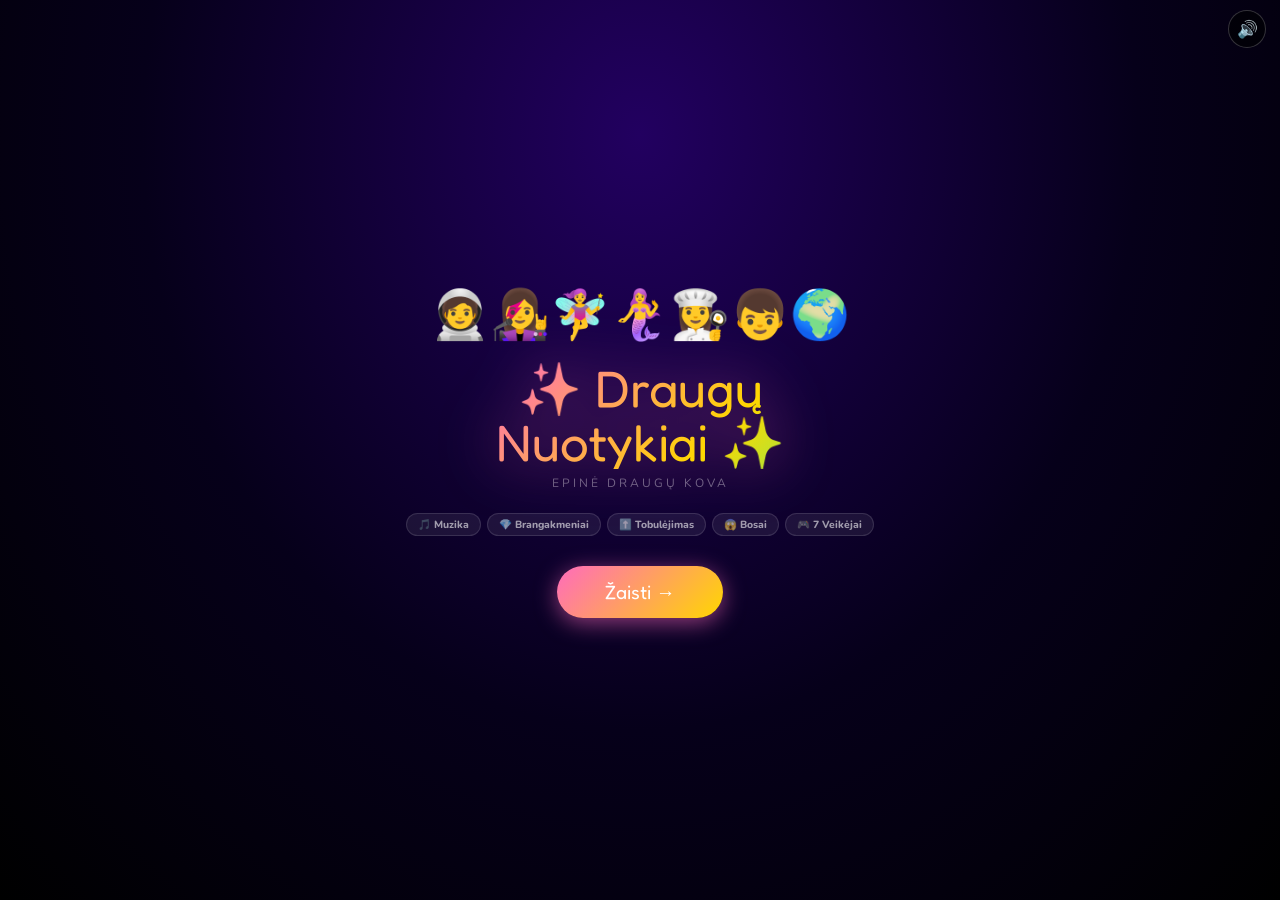
<file: game-1/index.html>
<!DOCTYPE html>
<html lang="lt">
<head>
<meta charset="UTF-8">
<meta name="viewport" content="width=device-width,initial-scale=1,maximum-scale=1,user-scalable=no,viewport-fit=cover">
<meta name="apple-mobile-web-app-capable" content="yes">
<title>Draugų Nuotykiai</title>
<style>
@import url('https://fonts.googleapis.com/css2?family=Fredoka+One&family=Nunito:wght@700;800;900&display=swap');
*{margin:0;padding:0;box-sizing:border-box;-webkit-tap-highlight-color:transparent;touch-action:manipulation;}
html,body{width:100%;height:100%;overflow:hidden;font-family:'Nunito',sans-serif;background:#000;}
#gc{position:fixed;inset:0;width:100%;height:100%;display:block;z-index:0;}
.ov{position:fixed;inset:0;z-index:10;display:flex;flex-direction:column;align-items:center;justify-content:center;overflow-y:auto;padding:env(safe-area-inset-top,16px) 18px env(safe-area-inset-bottom,16px);}
.ov.off{display:none!important;}

/* HUD */
#hud{position:fixed;top:0;left:0;right:0;z-index:20;padding:max(env(safe-area-inset-top,0px),8px) 14px 10px;display:flex;justify-content:space-between;align-items:flex-start;pointer-events:none;background:linear-gradient(180deg,rgba(0,0,0,.8) 0%,transparent 100%);}
#hud.off{display:none!important;}
.hud-l{display:flex;flex-direction:column;gap:4px;}
.hud-char{display:flex;align-items:center;gap:7px;}
.hud-ava{width:36px;height:36px;border-radius:50%;background:rgba(255,255,255,.1);border:2px solid rgba(255,255,255,.25);display:flex;align-items:center;justify-content:center;font-size:1.3rem;flex-shrink:0;}
.hud-info{display:flex;flex-direction:column;gap:3px;}
.hud-nm{font-family:'Fredoka One',cursive;color:#fff;font-size:.82rem;text-shadow:0 1px 4px rgba(0,0,0,.8);}
.hp-track{position:relative;width:clamp(85px,25vw,120px);height:10px;background:rgba(0,0,0,.5);border-radius:10px;border:1px solid rgba(255,255,255,.15);overflow:hidden;}
.hp-fill{height:100%;border-radius:10px;transition:width .2s;}
.hp-fill::after{content:'';position:absolute;top:1px;left:2px;right:2px;height:4px;background:rgba(255,255,255,.25);border-radius:4px;}
.hud-combo{font-family:'Fredoka One',cursive;color:#ff6bbd;font-size:.68rem;text-shadow:0 0 8px #ff6bbd;min-height:.8em;}
.hud-m{display:flex;flex-direction:column;align-items:center;}
.hud-wl{font-family:'Fredoka One',cursive;color:rgba(255,255,255,.45);font-size:.55rem;text-transform:uppercase;letter-spacing:1.5px;}
.hud-wn{font-family:'Fredoka One',cursive;color:#fff;font-size:1.1rem;text-shadow:0 0 12px rgba(255,255,255,.4);}
.hud-r{text-align:right;display:flex;flex-direction:column;gap:2px;}
.hud-sc{font-family:'Fredoka One',cursive;color:#ffd700;font-size:.9rem;text-shadow:0 0 10px rgba(255,215,0,.5);}
.hud-gm{font-family:'Fredoka One',cursive;color:#88ffdd;font-size:.72rem;}

/* BOSS BAR */
#bossbar{position:fixed;top:max(env(safe-area-inset-top,0px),56px);left:50%;transform:translateX(-50%);width:min(260px,75%);z-index:21;pointer-events:none;opacity:0;transition:opacity .35s;}
#bossbar.show{opacity:1;}
.bbl{font-family:'Fredoka One',cursive;color:#ff4444;font-size:.68rem;text-align:center;margin-bottom:2px;text-shadow:0 0 12px #ff4444;animation:blink 1s step-end infinite;}
@keyframes blink{50%{opacity:.5}}
.bbt{height:12px;background:rgba(0,0,0,.6);border-radius:8px;border:1px solid rgba(255,68,68,.5);overflow:hidden;}
.bbf{height:100%;background:linear-gradient(90deg,#cc0022,#ff4444,#ff8844);border-radius:8px;transition:width .2s;}

/* CONTROLS */
#ctrl{position:fixed;bottom:0;left:0;right:0;z-index:20;padding:8px 16px max(env(safe-area-inset-bottom,0px),12px);display:flex;justify-content:space-between;align-items:center;gap:8px;background:linear-gradient(0deg,rgba(0,0,0,.85) 0%,transparent 100%);}
#ctrl.off{display:none!important;}
.dpad{display:flex;gap:8px;position:relative;}
.bdc{width:56px;height:56px;border-radius:16px;border:1.5px solid rgba(255,255,255,.18);background:rgba(255,255,255,.1);color:#fff;font-size:1.4rem;cursor:pointer;display:flex;align-items:center;justify-content:center;user-select:none;-webkit-user-select:none;transition:background .06s,transform .06s;flex-shrink:0;backdrop-filter:blur(8px);}
.bdc:active,.bdc.on{background:rgba(255,255,255,.35);transform:scale(.93);}
.bsh{background:rgba(255,130,0,.2);border-color:rgba(255,130,0,.35);}
.ablw{position:relative;width:66px;height:66px;flex-shrink:0;}
.babl{position:absolute;inset:0;border-radius:50%;border:2px solid rgba(255,255,255,.22);font-size:1.6rem;cursor:pointer;display:flex;flex-direction:column;align-items:center;justify-content:center;user-select:none;-webkit-user-select:none;z-index:2;transition:transform .1s,border-color .3s;backdrop-filter:blur(8px);}
.babl:active{transform:scale(.86);}
.albl{font-size:.38rem;color:rgba(255,255,255,.7);font-weight:900;letter-spacing:.4px;text-transform:uppercase;margin-top:1px;}
.cdsvg{position:absolute;inset:-4px;width:calc(100%+8px);height:calc(100%+8px);pointer-events:none;z-index:3;transform:rotate(-90deg);}
.cdnum{position:absolute;inset:0;border-radius:50%;background:rgba(0,0,0,.72);display:flex;align-items:center;justify-content:center;font-family:'Fredoka One',cursive;font-size:.9rem;color:#fff;z-index:4;pointer-events:none;}
.cdnum.off{display:none;}

/* ABILITY READY GLOW */
@keyframes abilityPulse{
  0%,100%{box-shadow:0 0 8px 2px rgba(255,215,0,.3),inset 0 0 8px rgba(255,215,0,.1);border-color:rgba(255,215,0,.5);}
  50%{box-shadow:0 0 30px 10px rgba(255,215,0,.9),inset 0 0 20px rgba(255,215,0,.35);border-color:rgba(255,215,0,1);}
}
@keyframes abilityReadyRing{
  0%{transform:scale(1);opacity:.8;}100%{transform:scale(1.9);opacity:0;}
}
.babl.ready{animation:abilityPulse .75s ease-in-out infinite;border-color:rgba(255,215,0,.9);}
.babl.ready::after{content:'';position:absolute;inset:0;border-radius:50%;border:2px solid #ffd700;animation:abilityReadyRing 1s ease-out infinite;pointer-events:none;}

/* TUTORIAL PANEL */
#tut-panel{position:fixed;bottom:155px;left:50%;transform:translateX(-50%);z-index:40;background:rgba(0,2,20,.92);border:1.5px solid rgba(255,215,0,.55);border-radius:18px;padding:13px 22px 11px;text-align:center;min-width:240px;max-width:min(340px,90vw);pointer-events:none;transition:opacity .35s,transform .35s;box-shadow:0 0 30px rgba(255,215,0,.2);}
#tut-panel.off{opacity:0;transform:translateX(-50%) translateY(12px);pointer-events:none;}
#tut-badge{font-family:'Fredoka One',cursive;color:#ffd700;font-size:.62rem;text-transform:uppercase;letter-spacing:2.5px;margin-bottom:4px;opacity:.7;}
#tut-msg{color:#fff;font-size:.98rem;font-weight:800;line-height:1.35;}
#tut-prog{color:rgba(255,255,255,.32);font-size:.62rem;margin-top:5px;}
/* Tutorial highlight pulse on buttons */
@keyframes tutHighlight{
  0%,100%{box-shadow:0 0 0 0 rgba(255,215,0,0);}
  50%{box-shadow:0 0 0 7px rgba(255,215,0,.55);}
}
.tut-hi{animation:tutHighlight 1s ease-in-out infinite!important;}

/* POPUP / WAVE */
#popup{position:fixed;top:38%;left:50%;transform:translate(-50%,-50%);font-family:'Fredoka One',cursive;font-size:clamp(1.4rem,5.5vw,2rem);color:#fff;text-align:center;pointer-events:none;z-index:30;opacity:0;transition:opacity .15s;text-shadow:0 0 24px gold,0 2px 10px rgba(0,0,0,.9);white-space:nowrap;}
#popup.s{opacity:1;}
#wbanner{position:fixed;inset:0;display:flex;align-items:center;justify-content:center;pointer-events:none;z-index:29;opacity:0;transition:opacity .2s;font-family:'Fredoka One',cursive;font-size:clamp(2rem,8vw,3rem);text-shadow:0 0 40px currentColor;}
#wbanner.s{opacity:1;}

/* FLOAT TEXT */
.ft{position:fixed;pointer-events:none;font-family:'Fredoka One',cursive;font-size:1rem;animation:fup 1.1s ease-out forwards;z-index:35;text-shadow:0 2px 8px rgba(0,0,0,.8);}
@keyframes fup{0%{opacity:1;transform:translateY(0) scale(1)}100%{opacity:0;transform:translateY(-60px) scale(1.2)}}

/* SCREENS */
@keyframes bob{0%,100%{transform:translateY(0)}50%{transform:translateY(-12px)}}
@keyframes fadein{from{opacity:0;transform:translateY(16px)}to{opacity:1;transform:translateY(0)}}
@keyframes pulse{0%,100%{transform:scale(1)}50%{transform:scale(1.07)}}
@keyframes spinIn{from{transform:scale(0) rotate(-20deg);opacity:0}to{transform:scale(1) rotate(0);opacity:1}}
@keyframes shimmer{0%{background-position:0% 50%}100%{background-position:200% 50%}}

/* TITLE */
#title-ov{background:radial-gradient(ellipse at 50% 15%,#220060 0%,#06001a 55%,#000 100%);animation:fadein .4s ease-out;}
.t-mas{font-size:clamp(2rem,7vw,3rem);margin-bottom:14px;animation:bob 2s ease-in-out infinite;}
.t-logo{font-family:'Fredoka One',cursive;font-size:clamp(2.1rem,8.5vw,3.2rem);text-align:center;line-height:1.05;background:linear-gradient(135deg,#ff6bbd,#ffd700,#06ffa5,#4cc9f0,#ff6bbd);background-size:300% 300%;animation:shimmer 4s linear infinite;-webkit-background-clip:text;-webkit-text-fill-color:transparent;margin-bottom:6px;filter:drop-shadow(0 0 28px rgba(255,107,189,.6));}
.t-sub{color:rgba(255,255,255,.38);font-size:.75rem;letter-spacing:3px;text-transform:uppercase;margin-bottom:22px;}
.t-feats{display:flex;gap:6px;flex-wrap:wrap;justify-content:center;margin-bottom:20px;}
.t-feat{background:rgba(255,255,255,.07);border:1px solid rgba(255,255,255,.12);border-radius:20px;color:rgba(255,255,255,.58);font-size:.65rem;padding:3px 11px;font-weight:800;}

/* SELECT */
#sel-ov{background:radial-gradient(ellipse at 50% 10%,#1a0045 0%,#04000f 60%,#000 100%);}
.s-tit{font-family:'Fredoka One',cursive;color:#fff;font-size:clamp(1.3rem,5vw,1.75rem);text-align:center;margin-bottom:2px;}
.s-sub{color:rgba(255,255,255,.35);font-size:.7rem;margin-bottom:12px;text-align:center;}
.cgrid{display:grid;grid-template-columns:1fr 1fr;gap:9px;width:100%;max-width:410px;}
.cc{border-radius:20px;padding:13px 10px 11px;cursor:pointer;text-align:center;border:2px solid transparent;transition:transform .16s,box-shadow .16s;position:relative;overflow:hidden;}
.cc:active{transform:scale(.92);}
.cc.picked{border-color:rgba(255,255,255,.9);box-shadow:0 0 25px rgba(255,255,255,.35);}
.cc::after{content:'';position:absolute;inset:0;background:linear-gradient(135deg,rgba(255,255,255,.14),transparent 52%);pointer-events:none;}
.cem{font-size:clamp(2rem,8vw,2.8rem);display:block;margin-bottom:5px;}
.cnm{font-family:'Fredoka One',cursive;color:#fff;font-size:.95rem;margin-bottom:3px;}
.cbadge{font-size:.6rem;font-weight:900;letter-spacing:.7px;text-transform:uppercase;padding:2px 8px;border-radius:20px;display:inline-block;margin-bottom:5px;}
.cdesc{color:rgba(255,255,255,.68);font-size:.63rem;line-height:1.3;}
.cstat{color:rgba(255,255,255,.32);font-size:.6rem;margin-top:4px;}
.c-nojus{background:linear-gradient(145deg,#1e0050,#5500bb);}
.c-agota{background:linear-gradient(145deg,#500012,#cc0044);}
.c-eleja{background:linear-gradient(145deg,#003d20,#00aa44);}
.c-arune{background:linear-gradient(145deg,#002244,#0077cc);}
.c-milda{background:linear-gradient(145deg,#4a2800,#cc6600);}
.c-emilis{background:linear-gradient(145deg,#002244,#006644);}
.c-niger{background:linear-gradient(145deg,#1a1200,#556600);}
.bn{background:rgba(130,0,255,.3);color:#cc88ff;}
.ba{background:rgba(255,0,70,.3);color:#ff88aa;}
.be{background:rgba(0,180,80,.3);color:#88ffcc;}
.br{background:rgba(0,130,255,.3);color:#88ddff;}
.bm{background:rgba(255,140,0,.3);color:#ffd088;}
.bem{background:rgba(0,180,180,.3);color:#88ffee;}
.bni{background:rgba(80,120,0,.3);color:#ccee44;}

/* UPGRADE */
#upg-ov{position:fixed;inset:0;z-index:50;background:rgba(0,0,0,.92);display:flex;flex-direction:column;align-items:center;justify-content:center;padding:20px;}
#upg-ov.off{display:none!important;}
.upg-t{font-family:'Fredoka One',cursive;color:#ffd700;font-size:1.85rem;margin-bottom:3px;text-shadow:0 0 22px #ffd700;}
.upg-s{color:rgba(255,255,255,.38);font-size:.72rem;margin-bottom:18px;}
.upg-cards{display:flex;gap:11px;flex-wrap:wrap;justify-content:center;max-width:430px;}
.upg-c{flex:1;min-width:100px;max-width:130px;background:rgba(255,255,255,.06);border:2px solid rgba(255,255,255,.13);border-radius:20px;padding:16px 10px;text-align:center;cursor:pointer;transition:transform .15s,border-color .15s,background .15s;animation:spinIn .32s ease-out both;}
.upg-c:active{transform:scale(.91);}
.upg-c:hover{border-color:rgba(255,210,60,.8);background:rgba(255,210,60,.1);}
.upg-icon{font-size:2rem;display:block;margin-bottom:5px;}
.upg-nm{font-family:'Fredoka One',cursive;color:#fff;font-size:.82rem;margin-bottom:3px;}
.upg-d{color:rgba(255,255,255,.42);font-size:.6rem;line-height:1.3;}

/* BUTTONS */
.btn{background:linear-gradient(135deg,#ff6bbd,#ffd700);border:none;border-radius:50px;color:#fff;font-family:'Fredoka One',cursive;font-size:1.2rem;padding:14px 48px;cursor:pointer;box-shadow:0 5px 22px rgba(255,107,189,.55);margin-top:10px;display:inline-block;transition:transform .12s;}
.btn:active{transform:scale(.92);}
.btn:disabled{opacity:.35;pointer-events:none;}
.btn-s{background:rgba(255,255,255,.09);border:1px solid rgba(255,255,255,.18);border-radius:30px;color:rgba(255,255,255,.7);font-family:'Fredoka One',cursive;font-size:.88rem;padding:9px 22px;cursor:pointer;margin-top:8px;display:inline-block;}
.btn-s:active{background:rgba(255,255,255,.22);}

/* MUTE */
.mute{position:fixed;top:max(env(safe-area-inset-top,8px),10px);right:14px;z-index:200;background:rgba(0,0,0,.55);border:1px solid rgba(255,255,255,.2);border-radius:50%;width:38px;height:38px;color:#fff;font-size:1.05rem;cursor:pointer;display:flex;align-items:center;justify-content:center;}

/* GAMEOVER */
#go-ov{background:radial-gradient(ellipse at 50% 40%,#280044 0%,#04000f 70%);}
.go-em{font-size:clamp(3.5rem,12vw,5rem);margin-bottom:6px;animation:pulse 1.2s ease-in-out infinite;}
.go-t{font-family:'Fredoka One',cursive;font-size:clamp(2rem,8vw,3rem);color:#ff6bbd;text-shadow:0 0 28px #ff6bbd;margin-bottom:8px;}
.go-stats{display:flex;flex-direction:column;gap:5px;align-items:center;margin-bottom:6px;}
.go-row{color:rgba(255,255,255,.6);font-size:.88rem;font-weight:700;}
.go-row span{color:#ffd700;font-family:'Fredoka One',cursive;}
.go-best{color:#06ffa5;font-size:.82rem;margin-bottom:20px;font-weight:800;}
</style>
</head>
<body>
<canvas id="gc"></canvas>
<button class="mute" id="mute-btn">🔊</button>

<!-- HUD -->
<div id="hud" class="off">
  <div class="hud-l">
    <div class="hud-char">
      <div class="hud-ava" id="h-ava">🧑‍🚀</div>
      <div class="hud-info">
        <div class="hud-nm" id="h-nm">Nojus</div>
        <div class="hp-track"><div class="hp-fill" id="hp-fill" style="width:100%"></div></div>
      </div>
    </div>
    <div class="hud-combo" id="h-combo"></div>
  </div>
  <div class="hud-m">
    <div class="hud-wl" id="h-wl">Banga</div>
    <div class="hud-wn" id="h-wave">1</div>
  </div>
  <div class="hud-r">
    <div class="hud-sc">⭐ <span id="h-sc">0</span></div>
    <div class="hud-gm">💎 <span id="h-gm">0</span></div>
  </div>
</div>

<!-- BOSS BAR -->
<div id="bossbar">
  <div class="bbl" id="bbl">🐲 BOSAS</div>
  <div class="bbt"><div class="bbf" id="bbf" style="width:100%"></div></div>
</div>

<!-- CONTROLS -->
<div id="ctrl" class="off">
  <div class="dpad" id="dpad-wrap">
    <button class="bdc" id="bl">◀</button>
    <button class="bdc" id="br">▶</button>
  </div>
  <button class="bdc bsh" id="bsh">🔫</button>
  <div class="ablw">
    <button class="babl" id="babl"><span id="aem">⚡</span><span class="albl" id="albl">Galia</span></button>
    <svg class="cdsvg" viewBox="0 0 74 74"><circle cx="37" cy="37" r="33" fill="none" stroke="rgba(255,255,255,.1)" stroke-width="3.5"/><circle cx="37" cy="37" r="33" fill="none" stroke="#ffd700" stroke-width="3.5" stroke-dasharray="207" stroke-dashoffset="207" id="cdarc" stroke-linecap="round"/></svg>
    <div class="cdnum off" id="cdnum">5</div>
  </div>
</div>

<!-- TUTORIAL PANEL -->
<div id="tut-panel" class="off">
  <div id="tut-badge">📚 PAMOKA</div>
  <div id="tut-msg">Sveiki atvykę!</div>
  <div id="tut-prog">1 / 4</div>
</div>

<div id="popup"></div>
<div id="wbanner"></div>

<!-- TITLE -->
<div class="ov" id="title-ov">
  <div class="t-mas">🧑‍🚀👩‍🎤🧚‍♀️🧜‍♀️👩‍🍳👦🌍</div>
  <div class="t-logo">✨ Draugų<br>Nuotykiai ✨</div>
  <div class="t-sub">Epinė Draugų Kova</div>
  <div class="t-feats">
    <span class="t-feat">🎵 Muzika</span>
    <span class="t-feat">💎 Brangakmeniai</span>
    <span class="t-feat">⬆️ Tobulėjimas</span>
    <span class="t-feat">😱 Bosai</span>
    <span class="t-feat">🎮 7 Veikėjai</span>
  </div>
  <button class="btn" id="btn-start">Žaisti →</button>
</div>

<!-- SELECT -->
<div class="ov off" id="sel-ov">
  <div class="s-tit">Pasirink veikėją</div>
  <div class="s-sub">Kiekvienas turi ypatingą galią! 💫</div>
  <div class="cgrid" id="char-grid">
    <div class="cc c-nojus" data-char="nojus"><span class="cem">🧑‍🚀</span><div class="cnm">Nojus</div><span class="cbadge bn">⚡ Žaibas</span><div class="cdesc">Žaibo smūgis į visus!</div><div class="cstat">❤️120 · Greitas</div></div>
    <div class="cc c-agota" data-char="agota"><span class="cem">👩‍🎤</span><div class="cnm">Agota</div><span class="cbadge ba">👋 Labas!</span><div class="cdesc">Apstulbina priešus balsu!</div><div class="cstat">❤️100 · Vidutinis</div></div>
    <div class="cc c-eleja" data-char="eleja"><span class="cem">🧚‍♀️</span><div class="cnm">Elėja</div><span class="cbadge be">🌸 Žiedai</span><div class="cdesc">Žiedų lietus gydo ir žudo!</div><div class="cstat">❤️90 · Healer</div></div>
    <div class="cc c-arune" data-char="arune"><span class="cem">🧜‍♀️</span><div class="cnm">Arūnė</div><span class="cbadge br">🌊 Banga</span><div class="cdesc">Nušluoja viską banga!</div><div class="cstat">❤️130 · Tankas</div></div>
    <div class="cc c-milda" data-char="milda"><span class="cem">👩‍🍳</span><div class="cnm">Milda</div><span class="cbadge bm">🍽️ Skanaus!</span><div class="cdesc">Maitina ir apstulbina!</div><div class="cstat">❤️110 · Maisto Karalienė</div></div>
    <div class="cc c-emilis" data-char="emilis"><span class="cem">👦</span><div class="cnm">Emilis</div><span class="cbadge bem">🎮 Hakeris</span><div class="cdesc">Perkrauna ekraną virusu!</div><div class="cstat">❤️95 · Technologas</div></div>
    <div class="cc c-niger" data-char="niger" style="grid-column:1/-1"><span class="cem">🌍</span><div class="cnm">Nigerijos Žmogus</div><span class="cbadge bni">🦁 Liūto Širdis</span><div class="cdesc">Šaukia "NIGERIJA!" – priešai bėga iš baimės! Stipriausias veikėjas!</div><div class="cstat">❤️150 · Legenda 👑</div></div>
  </div>
  <button class="btn" id="btn-play" disabled>Pradėti! 🎮</button>
  <button class="btn-s" id="btn-back">← Atgal</button>
</div>

<!-- UPGRADES -->
<div id="upg-ov" class="off">
  <div class="upg-t">🏆 Banga baigta!</div>
  <div class="upg-s">Pasirink patobulinimą ⬆️</div>
  <div class="upg-cards" id="upg-cards"></div>
</div>

<!-- GAMEOVER -->
<div class="ov off" id="go-ov">
  <div class="go-em" id="go-em">🧑‍🚀</div>
  <div class="go-t">ŽAIDIMAS BAIGTAS</div>
  <div class="go-stats">
    <div class="go-row">Taškai: <span id="go-sc">0</span></div>
    <div class="go-row">Banga: <span id="go-wv">1</span></div>
    <div class="go-row">Brangakmeniai: <span id="go-gm">0</span></div>
  </div>
  <div class="go-best" id="go-best"></div>
  <button class="btn" id="btn-again">Dar kartą! 🔄</button>
  <button class="btn-s" id="btn-home">Pagrindinis</button>
</div>

<script>
"use strict";

// ══════════════════════════════════════
//  AUDIO
// ══════════════════════════════════════
const SFX = (() => {
  let ac, mx, muted = false, loopTO = null;
  const go = () => {
    if (ac) { if (ac.state === 'suspended') ac.resume(); return true; }
    const A = window.AudioContext || window.webkitAudioContext;
    if (!A) return false;
    ac = new A(); mx = ac.createGain(); mx.gain.value = 0.28; mx.connect(ac.destination);
    return true;
  };
  const note = (f, t, d, type = 'square', v = 0.15, slide = 0) => {
    if (!ac || muted || f <= 0) return;
    const o = ac.createOscillator(), g = ac.createGain(), filt = ac.createBiquadFilter();
    filt.type = 'lowpass'; filt.frequency.value = 3200;
    o.connect(filt); filt.connect(g); g.connect(mx);
    o.type = type; o.frequency.setValueAtTime(f, t);
    if (slide) o.frequency.exponentialRampToValueAtTime(f * slide, t + d * .8);
    g.gain.setValueAtTime(v, t); g.gain.exponentialRampToValueAtTime(0.0001, t + d);
    o.start(t); o.stop(t + d + .05);
  };
  const play = (type) => {
    if (!ac || muted) return;
    const t = ac.currentTime;
    const S = {
      shoot:    ()=>{ note(900,t,.04,'square',.08); note(660,t+.025,.04,'square',.06); },
      hit:      ()=>{ note(280,t,.08,'sawtooth',.14); note(150,t+.04,.07,'sawtooth',.1); },
      hurt:     ()=>{ note(140,t,.2,'sawtooth',.2); note(100,t+.1,.15,'sawtooth',.14); },
      die:      ()=>{ [440,330,220,110,66].forEach((f,i)=>note(f,t+i*.11,.15,'sawtooth',.18)); },
      ability:  ()=>{ [523,659,784,1047,1318].forEach((f,i)=>note(f,t+i*.065,.18,'square',.14)); },
      ready:    ()=>{ [784,1047,1318].forEach((f,i)=>note(f,t+i*.06,.1,'sine',.12)); },
      pickup:   ()=>{ [659,784,1047].forEach((f,i)=>note(f,t+i*.055,.1,'sine',.16)); },
      gem:      ()=>{ note(1200,t,.05,'sine',.12); note(1600,t+.04,.07,'sine',.1); },
      wave:     ()=>{ [392,523,659,784,1047].forEach((f,i)=>note(f,t+i*.07,.18,'square',.16)); },
      boss:     ()=>{ [220,200,180,160].forEach((f,i)=>note(f,t+i*.1,.2,'sawtooth',.2)); },
      upgrade:  ()=>{ [523,659,784,1047,1318,1568].forEach((f,i)=>note(f,t+i*.055,.17,'sine',.17)); },
      boss_hit: ()=>{ note(200,t,.12,'sawtooth',.18); note(130,t+.06,.1,'sawtooth',.14); },
      labas:    ()=>{ [784,880,1047,880,784].forEach((f,i)=>note(f,t+i*.07,.12,'sine',.18)); },
      niger:    ()=>{ [392,440,392,330,392,523].forEach((f,i)=>note(f,t+i*.06,.16,'square',.2)); },
      tut:      ()=>{ [523,659,784,523].forEach((f,i)=>note(f,t+i*.075,.1,'sine',.11)); },
    };
    if (S[type]) S[type]();
  };

  const BPM = 152, B = 60/BPM;
  const MA = [[659,2],[587,.5],[523,.5],[587,1],[659,1],[659,2],[659,2],[587,1],[587,1],[587,1],[587,1],[659,2],[784,2],[784,2],[659,2],[587,.5],[523,.5],[587,1],[659,1],[659,2],[659,1],[659,.5],[659,.5],[587,1],[587,1],[587,.5],[659,.5],[587,2],[523,4]];
  const MB = [[523,2],[440,.5],[392,.5],[440,1],[523,1],[523,2],[523,2],[440,1],[440,1],[440,1],[440,1],[523,2],[659,2],[659,2],[523,2],[440,.5],[392,.5],[440,1],[523,1],[523,2],[523,1],[523,.5],[523,.5],[440,1],[440,1],[440,.5],[523,.5],[440,2],[392,4]];
  const BAS = [[131,4],[165,4],[175,4],[196,4],[131,4],[165,4],[196,4],[131,4],[131,4],[165,4],[175,4],[196,4],[131,4],[165,4],[131,4],[131,4]];
  const ARP = [[523,0.5],[659,0.5],[784,0.5],[1047,0.5],[784,0.5],[659,0.5]];

  const playTrack = (arr, t, type, v) => { let ct=t; arr.forEach(([f,d])=>{note(f,ct,d*B*.75,type,v);ct+=d*B;}); return ct; };
  const loopLen = MA.reduce((s,[,d])=>s+d,0)*B;

  const loopMusic = () => {
    if (!ac || muted) return;
    const t = ac.currentTime + .05;
    playTrack(MA, t, 'square', .09);
    playTrack(MB, t, 'triangle', .07);
    playTrack(BAS, t, 'sawtooth', .1);
    for (let r = 0; r < Math.floor(loopLen / (ARP.reduce((s,[,d])=>s+d,0)*B)); r++) {
      const off = r * ARP.reduce((s,[,d])=>s+d,0)*B;
      ARP.forEach(([f,d])=>{ note(f,t+off,d*B*.5,'square',.05); });
    }
    loopTO = setTimeout(loopMusic, (loopLen - .12) * 1000);
  };

  const startMusic = () => { clearTimeout(loopTO); if(ac&&!muted) loopMusic(); };
  const toggleMute = () => {
    muted = !muted;
    if (mx) mx.gain.value = muted ? 0 : 0.28;
    document.getElementById('mute-btn').textContent = muted ? '🔇' : '🔊';
    if (!muted) { clearTimeout(loopTO); loopMusic(); } else clearTimeout(loopTO);
  };
  return { go, play, startMusic, toggleMute };
})();

// ══════════════════════════════════════
//  CANVAS SETUP
// ══════════════════════════════════════
const canvas = document.getElementById('gc');
const ctx = canvas.getContext('2d');
let W = 0, H = 0;
function resz() { W = canvas.width = window.innerWidth; H = canvas.height = window.innerHeight; }
resz();
window.addEventListener('resize', resz);

// ══════════════════════════════════════
//  SCREEN MANAGER
// ══════════════════════════════════════
const SCREENS = ['title-ov','sel-ov','go-ov'];
function showOv(id) {
  SCREENS.forEach(s => document.getElementById(s).classList.toggle('off', s !== id));
  const inGame = (id === null);
  document.getElementById('hud').classList.toggle('off', !inGame);
  document.getElementById('ctrl').classList.toggle('off', !inGame);
}
showOv('title-ov');

// ══════════════════════════════════════
//  CHARACTER DATA
// ══════════════════════════════════════
const CHARS = {
  nojus: { name:'Nojus',  emoji:'🧑‍🚀', hp:120, spd:5,   col:'#aa44ff', hpg:'#aa44ff,#dd88ff', ae:'⚡', al:'Žaibas',    cds:5,  be:'⚡', bdmg:2   },
  agota: { name:'Agota',  emoji:'👩‍🎤', hp:100, spd:4,   col:'#ff3366', hpg:'#ff3366,#ff88aa', ae:'👋', al:'Labas!',    cds:5,  be:'💋', bdmg:2   },
  eleja: { name:'Elėja',  emoji:'🧚‍♀️',hp:90,  spd:5.5, col:'#00cc66', hpg:'#00cc66,#88ffcc', ae:'🌸', al:'Žiedai',    cds:6,  be:'🌸', bdmg:1.5 },
  arune: { name:'Arūnė',  emoji:'🧜‍♀️',hp:130, spd:3,   col:'#0099ff', hpg:'#0099ff,#88ddff', ae:'🌊', al:'Banga',     cds:7,  be:'💧', bdmg:3   },
  milda: { name:'Milda',  emoji:'👩‍🍳', hp:110, spd:4,   col:'#ff9900', hpg:'#ff9900,#ffcc66', ae:'🍽️',al:'Skanaus!',  cds:5,  be:'🍕', bdmg:2   },
  emilis:{ name:'Emilis', emoji:'👦',   hp:95,  spd:6,   col:'#00cccc', hpg:'#00cccc,#88ffee', ae:'🎮', al:'Hakeris',   cds:6,  be:'💻', bdmg:2.5 },
  niger: { name:'Nigerijos Žmogus', emoji:'🌍', hp:150, spd:3.5, col:'#88aa00', hpg:'#88aa00,#ccee44', ae:'🦁', al:'NIGERIJA!', cds:5, be:'⚽', bdmg:2.5 },
};

// ── BIGGER ENEMIES ──
const ETYPES = [
  {e:'👾',hp:2, s:1.1,sz:52,p:10,c:'#ff4488'},
  {e:'🤖',hp:4, s:0.8,sz:58,p:20,c:'#ff8800'},
  {e:'👹',hp:7, s:1.4,sz:50,p:35,c:'#cc00ff'},
  {e:'🦆',hp:1, s:2.6,sz:46,p:8, c:'#ffcc00'},
  {e:'👻',hp:3, s:2.0,sz:52,p:15,c:'#aaaaff'},
  {e:'🐲',hp:28,s:0.55,sz:82,p:130,c:'#ff2222'},
];
const FOODS = ['🍕','🍔','🍩','🌮','🍜','🍰','🥗','🍣','🧁'];
const UPGRADES = [
  {icon:'❤️',nm:'+40 Max HP',     ds:'Padidina max HP',           fn:g=>{g.hpMax+=40;g.hp=Math.min(g.hp+40,g.hpMax);}},
  {icon:'🔥',nm:'+1.5 Žala',     ds:'Kulkų žala +1.5',           fn:g=>{g.dmgB+=1.5;}},
  {icon:'💨',nm:'Greičiau +25%', ds:'Judėjimo greitis',          fn:g=>{g.spdM*=1.25;}},
  {icon:'⚡',nm:'-1s Galia',     ds:'Galia atsikrauna greičiau', fn:g=>{g.cds=Math.max(1,g.cds-1);g.cdMax=g.cds*60;}},
  {icon:'🔫',nm:'Rapid Fire',    ds:'Šaudo daug greičiau',       fn:g=>{g.sCdMax=Math.max(4,g.sCdMax-3);}},
  {icon:'🛡️',nm:'Bangos Skydas',ds:'Pradedi bangą su skydu',    fn:g=>{g.startSh=true;}},
  {icon:'💎',nm:'x2 Brangakm.', ds:'Dvigubai brangakmenių',     fn:g=>{g.gemM*=2;}},
  {icon:'💉',nm:'+40 HP dabar', ds:'Iškarto gydo',               fn:g=>{g.hp=Math.min(g.hpMax,g.hp+40);}},
  {icon:'🎯',nm:'Triple Shot',  ds:'Šaudo tris kulkas',          fn:g=>{g.triShot=true;}},
];

// ══════════════════════════════════════
//  GAME STATE
// ══════════════════════════════════════
let picked = null;
let running = false, raf = null, frame = 0;
let P, bullets, enemies, pickups, foodArcs, parts, thrParts;
let hp, hpMax, cdLeft, cdMax, cds, sCd, sCdMax, score, wave, combo, comboT, gems;
let dmgB, spdM, gemM, startSh, triShot, shT, rapT, invT, shakeN, bangA, waveActive, bestScore = 0;
let wasOnCooldown = false; // for ability-ready detection

// ── TUTORIAL STATE ──
let tutMode = false, tutStep = -1;
let tutMoved = false, tutShot = false, tutAbility = false, tutGem = false;
const TUT_STEPS = [
  { msg: '◀ ▶  Judėk kairėn ir dešinėn!', prog: '1 / 4', hi: 'dpad-wrap' },
  { msg: '🔫  Šauk priešus mygtuku!', prog: '2 / 4', hi: 'bsh' },
  { msg: '⚡  Galia PILNA — ji blizga! Naudok ją!', prog: '3 / 4', hi: 'babl' },
  { msg: '💎  Rink brangakmenius — eini ant jų!', prog: '4 / 4', hi: null },
];

// BG
const nebulas = Array.from({length:5},()=>({x:Math.random(),y:Math.random()*.6,r:.08+Math.random()*.18,hue:Math.random()*360,spd:.00015+Math.random()*.00015}));
const stars3d = Array.from({length:140},()=>({x:Math.random(),y:Math.random(),sz:.4+Math.random()*2.2,op:.1+Math.random()*.75,twinkOff:Math.random()*Math.PI*2}));

// ══════════════════════════════════════
//  NAV BUTTONS
// ══════════════════════════════════════
document.getElementById('btn-start').addEventListener('click',()=>{ SFX.go(); SFX.startMusic(); showOv('sel-ov'); });
document.getElementById('btn-back').addEventListener('click',()=>showOv('title-ov'));
document.getElementById('btn-again').addEventListener('click',()=>showOv('sel-ov'));
document.getElementById('btn-home').addEventListener('click',()=>showOv('title-ov'));
document.getElementById('btn-play').addEventListener('click',startGame);
document.getElementById('mute-btn').addEventListener('click',()=>{ SFX.go(); SFX.toggleMute(); });
document.querySelectorAll('.cc').forEach(c=>c.addEventListener('click',()=>{
  document.querySelectorAll('.cc').forEach(x=>x.classList.remove('picked'));
  c.classList.add('picked'); picked=c.dataset.char;
  document.getElementById('btn-play').disabled=false;
}));

// ══════════════════════════════════════
//  START GAME
// ══════════════════════════════════════
function startGame() {
  if (!picked) return;
  SFX.go(); SFX.startMusic();
  showOv(null);
  requestAnimationFrame(()=>requestAnimationFrame(()=>initGame()));
}

function initGame() {
  resz();
  const c = CHARS[picked];
  document.getElementById('h-ava').textContent = c.emoji;
  document.getElementById('h-nm').textContent = c.name;
  document.getElementById('hp-fill').style.background = `linear-gradient(90deg,${c.hpg})`;
  document.getElementById('aem').textContent = c.ae;
  document.getElementById('albl').textContent = c.al;
  document.getElementById('babl').style.background = c.col + '33';

  hpMax=c.hp; hp=hpMax; cds=c.cds; cdMax=cds*60; cdLeft=0; sCd=0; sCdMax=12;
  score=0; wave=0; frame=0; combo=0; comboT=0; gems=0;
  dmgB=0; spdM=1; gemM=1; startSh=false; triShot=false;
  shT=0; rapT=0; invT=0; shakeN=0; waveActive=false;
  bullets=[]; enemies=[]; pickups=[]; foodArcs=[]; parts=[]; thrParts=[];
  bangA=null; wasOnCooldown=false;
  P = {x:W/2, y:H*0.82};

  // Ability starts ready
  document.getElementById('babl').classList.add('ready');
  updHUD(); updBoss(null);

  if (raf) cancelAnimationFrame(raf);
  running = true;
  raf = requestAnimationFrame(tick);

  // Start tutorial
  initTutorial();
}

// ══════════════════════════════════════
//  TUTORIAL
// ══════════════════════════════════════
function initTutorial() {
  tutMode = true; tutStep = 0;
  tutMoved = false; tutShot = false; tutAbility = false; tutGem = false;
  document.getElementById('h-wl').textContent = 'Pamoka';
  document.getElementById('h-wave').textContent = '📚';
  showTutStep(0);
  // Spawn 1 slow, very easy tutorial enemy
  setTimeout(()=>{
    if(!running) return;
    enemies.push({x:W*.5+(Math.random()-.5)*W*.25, y:-80, sz:70, hp:18, maxHp:18, spd:.35, pts:0, gems:1, em:'👾', col:'#ff4488', wb:0, wbS:.008, stun:0, boss:false, sTimer:0, flash:0, trail:[], tutorial:true});
    waveActive = true;
  }, 2000);
}

function showTutStep(step) {
  const tut = TUT_STEPS[step];
  if (!tut) return;
  const panel = document.getElementById('tut-panel');
  panel.classList.remove('off');
  document.getElementById('tut-msg').textContent = tut.msg;
  document.getElementById('tut-prog').textContent = tut.prog;
  // Remove previous highlights
  document.querySelectorAll('.tut-hi').forEach(el=>el.classList.remove('tut-hi'));
  if (tut.hi) document.getElementById(tut.hi).classList.add('tut-hi');
  SFX.play('tut');
}

function advanceTutStep() {
  tutStep++;
  if (tutStep < TUT_STEPS.length) {
    showTutStep(tutStep);
  }
}

function endTutorial() {
  tutMode = false;
  document.getElementById('tut-panel').classList.add('off');
  document.querySelectorAll('.tut-hi').forEach(el=>el.classList.remove('tut-hi'));
  document.getElementById('h-wl').textContent = 'Banga';
  wave = 1; updHUD();
  setTimeout(()=>showUpgrades(), 600);
}

// ══════════════════════════════════════
//  CONTROLS
// ══════════════════════════════════════
const mov = {l:false,r:false};
const BL=document.getElementById('bl'), BR=document.getElementById('br');
BL.addEventListener('touchstart',e=>{e.preventDefault();mov.l=true;BL.classList.add('on');},{passive:false});
BL.addEventListener('touchend',  e=>{e.preventDefault();mov.l=false;BL.classList.remove('on');},{passive:false});
BR.addEventListener('touchstart',e=>{e.preventDefault();mov.r=true;BR.classList.add('on');},{passive:false});
BR.addEventListener('touchend',  e=>{e.preventDefault();mov.r=false;BR.classList.remove('on');},{passive:false});
BL.addEventListener('mousedown',()=>{mov.l=true;BL.classList.add('on');});
BR.addEventListener('mousedown',()=>{mov.r=true;BR.classList.add('on');});
document.addEventListener('mouseup',()=>{mov.l=mov.r=false;BL.classList.remove('on');BR.classList.remove('on');});
document.getElementById('bsh').addEventListener('touchstart',e=>{e.preventDefault();doShoot();},{passive:false});
document.getElementById('bsh').addEventListener('mousedown',doShoot);
document.getElementById('babl').addEventListener('touchstart',e=>{e.preventDefault();doAbility();},{passive:false});
document.getElementById('babl').addEventListener('mousedown',doAbility);
let tX=null;
canvas.addEventListener('touchstart',e=>{e.preventDefault();tX=e.touches[0].clientX;doShoot();},{passive:false});
canvas.addEventListener('touchmove',e=>{e.preventDefault();if(tX===null)return;const dx=e.touches[0].clientX-tX;if(dx<-7){mov.l=true;mov.r=false;}else if(dx>7){mov.r=true;mov.l=false;}tX=e.touches[0].clientX;},{passive:false});
canvas.addEventListener('touchend',e=>{e.preventDefault();mov.l=mov.r=false;tX=null;},{passive:false});
document.addEventListener('keydown',e=>{if(e.key==='ArrowLeft'||e.key==='a')mov.l=true;if(e.key==='ArrowRight'||e.key==='d')mov.r=true;if(e.key===' '){e.preventDefault();doShoot();}if(e.key==='q')doAbility();});
document.addEventListener('keyup',e=>{if(e.key==='ArrowLeft'||e.key==='a')mov.l=false;if(e.key==='ArrowRight'||e.key==='d')mov.r=false;});

// ══════════════════════════════════════
//  WAVES  (slightly harder)
// ══════════════════════════════════════
function announceWave(n,cb){
  const el=document.getElementById('wbanner');
  const boss=n%5===0;
  el.textContent = boss ? `😱 BOSAS! Banga ${n}!` : `🌊 Banga ${n}!`;
  el.style.color = boss ? '#ff4444' : '#ffd700';
  el.classList.add('s'); SFX.play(boss?'boss':'wave');
  setTimeout(()=>{el.classList.remove('s');if(cb)cb();},1800);
}
function spawnWave(n){
  waveActive=true; if(startSh) shT=360;
  document.getElementById('h-wl').textContent='Banga';
  document.getElementById('h-wave').textContent=n;
  const boss=n%5===0;
  const cnt=boss?1:Math.min(7+n*2,36); // +2 harder
  for(let i=0;i<cnt;i++){
    setTimeout(()=>{
      if(!running)return;
      const t = boss ? ETYPES[5] : ETYPES[Math.floor(Math.random()*Math.min(n,5))];
      enemies.push({x:40+Math.random()*(W-80), y:-70-i*42, sz:t.sz+(boss?18:0), hp:Math.ceil(t.hp*(1+n*.1)), maxHp:Math.ceil(t.hp*(1+n*.1)), spd:t.s*(1+n*.05)*(boss?1:1), pts:t.p*(boss?3:1), gems:boss?6:Math.random()<.38?1:0, em:t.e, col:t.c, wb:Math.random()*Math.PI*2, wbS:.02+Math.random()*.03, stun:0, boss, sTimer:boss?85:0, flash:0, trail:[]});
      if(boss) updBoss(enemies[enemies.length-1]);
    },boss?0:i*180); // 180ms vs 220ms = faster spawns
  }
}

// ══════════════════════════════════════
//  SHOOT / ABILITY
// ══════════════════════════════════════
function doShoot(){
  if(!running||sCd>0)return;
  const c=CHARS[picked], dmg=c.bdmg+dmgB;
  const spawnBullet=(sx)=>bullets.push({x:P.x+sx,y:P.y-24,sy:-10,sx:0,em:c.be,sz:20,dmg,hostile:false,trail:[]});
  spawnBullet(0);
  if(triShot){spawnBullet(-20);spawnBullet(20);}
  SFX.play('shoot'); sCd=sCdMax;
  // tutorial: step 1 → advance when shot
  if(tutMode && tutStep===1 && !tutShot){ tutShot=true; advanceTutStep(); }
}

function doAbility(){
  if(!running||cdLeft>0)return;
  cdLeft=cdMax;
  document.getElementById('babl').classList.remove('ready');
  SFX.play('ability');
  const dmg=dmgB;
  switch(picked){
    case'nojus': popup('⚡ ŽAIBO SMŪGIS!'); enemies.forEach(e=>hit(e,10+dmg)); shakeN=14; break;
    case'agota': popup('👋 LABAS!!!'); SFX.play('labas'); enemies.forEach(e=>{e.stun=160;hit(e,5+dmg);}); heal(22); shakeN=8; break;
    case'eleja': popup('🌸 ŽIEDŲ LIETUS!'); for(let i=0;i<18;i++){const a=(i/18)*Math.PI*2;bullets.push({x:P.x,y:P.y,sy:Math.sin(a)*6.5,sx:Math.cos(a)*6.5,em:'🌸',sz:22,dmg:4+dmg,hostile:false,trail:[]});} heal(30); break;
    case'arune': popup('🌊 BANGŲ ŠOKIS!'); bangA={r:0,max:Math.max(W,H)*1.2,px:P.x,py:P.y}; enemies.forEach(e=>hit(e,16+dmg)); shakeN=22; break;
    case'milda': popup('🍽️ SKANAUS!!!'); enemies.forEach(e=>foodArcs.push({x:P.x,y:P.y,tx:e.x,ty:e.y,t:0,em:FOODS[Math.floor(Math.random()*FOODS.length)],target:e})); for(let i=0;i<3;i++)dropPup(50+Math.random()*(W-100),H*.3+Math.random()*(H*.35),'heal'); heal(14); break;
    case'emilis': popup('🎮 SISTEMA PERKRAUTA!'); enemies.forEach(e=>{e.stun=200;hit(e,8+dmg);}); shakeN=16; heal(10); break;
    case'niger': popup('🦁 NIGERIJA!!!'); SFX.play('niger'); enemies.forEach(e=>{e.stun=120;hit(e,20+dmg);burst(e.x,e.y,12,'#88aa00');}); shakeN=25; heal(10); break;
  }
  // tutorial: step 2 → advance when ability used
  if(tutMode && tutStep===2 && !tutAbility){ tutAbility=true; advanceTutStep(); }
  wasOnCooldown = true;
}

function heal(a){hp=Math.min(hpMax,hp+a);ftxt(P.x,P.y-42,'+'+a+'❤️','#06ffa5');updHUD();}
function hit(e,d){
  if(e.hp<=0)return; e.hp-=d; e.flash=9;
  SFX.play(e.boss?'boss_hit':'hit');
  ftxt(e.x,e.y-e.sz/2,'-'+Math.ceil(d),'#ff6bbd');
  if(e.hp<=0) killEnemy(e); else if(e.boss) updBoss(e);
  updHUD();
}
function killEnemy(e){
  score+=e.pts; combo++; comboT=200;
  const gemAmt = Math.ceil(e.gems*gemM);
  gems+=gemAmt;
  burst(e.x,e.y,e.boss?32:12,e.col);
  if(e.boss){popup('🏆 BOSAS NUGALĖTAS!');updBoss(null);shakeN=28;}
  if(Math.random()<.38){const ts=['heal','ability','shield','rapid','gem','gem'];dropPup(e.x,e.y,ts[Math.floor(Math.random()*ts.length)]);}
  updHUD();
}
function dropPup(x,y,type){const E={heal:'❤️',ability:'⚡',shield:'🛡️',rapid:'🌀',gem:'💎'};pickups.push({x,y,em:E[type],type,age:0,ang:0});}
function burst(x,y,n,col){for(let i=0;i<n;i++){const a=Math.random()*Math.PI*2,s=1.8+Math.random()*5;parts.push({x,y,vx:Math.cos(a)*s,vy:Math.sin(a)*s-2,life:1,dec:.025+Math.random()*.04,col,sz:3+Math.random()*5.5});}}

// ══════════════════════════════════════
//  UPGRADES
// ══════════════════════════════════════
function showUpgrades(){
  const ov=document.getElementById('upg-ov'),cc=document.getElementById('upg-cards');
  cc.innerHTML='';
  const picks=[...UPGRADES].sort(()=>Math.random()-.5).slice(0,3);
  picks.forEach((u,i)=>{
    const d=document.createElement('div');d.className='upg-c';d.style.animationDelay=(i*.12)+'s';
    d.innerHTML=`<span class="upg-icon">${u.icon}</span><div class="upg-nm">${u.nm}</div><div class="upg-d">${u.ds}</div>`;
    d.addEventListener('click',()=>{
      const G={hp,hpMax,cds,cdMax,sCdMax,dmgB,spdM,gemM,startSh,triShot};
      u.fn(G); ({hp,hpMax,cds,cdMax,sCdMax,dmgB,spdM,gemM,startSh,triShot}=G);
      updHUD(); SFX.play('upgrade');
      ov.classList.add('off'); wave++; updHUD();
      setTimeout(()=>announceWave(wave,()=>spawnWave(wave)),400);
    });
    cc.appendChild(d);
  });
  ov.classList.remove('off');
}

// ══════════════════════════════════════
//  MAIN LOOP
// ══════════════════════════════════════
function tick(){ if(!running)return; frame++; update(); render(); raf=requestAnimationFrame(tick); }

function update(){
  const c=CHARS[picked], spd=c.spd*spdM*(rapT>0?1.6:1);
  const moved = mov.l || mov.r;
  if(mov.l) P.x=Math.max(22,P.x-spd);
  if(mov.r) P.x=Math.min(W-22,P.x+spd);

  // Tutorial step 0: advance when moved
  if(tutMode && tutStep===0 && !tutMoved && moved){ tutMoved=true; advanceTutStep(); }

  // Thruster sparks
  if(frame%3===0) thrParts.push({x:P.x+(Math.random()-.5)*12,y:P.y+20,vx:(Math.random()-.5)*1.4,vy:1.8+Math.random()*2.5,life:1,col:c.col});
  thrParts.forEach(p=>{p.x+=p.vx;p.y+=p.vy;p.life-=.055;}); thrParts=thrParts.filter(p=>p.life>0);

  if(frame%14===0 && !tutMode) doShoot();
  if(sCd>0)sCd--; if(shT>0)shT--; if(rapT>0){rapT--;if(!rapT)sCdMax=Math.max(8,sCdMax);}
  if(comboT>0){comboT--;if(!comboT)combo=0;} if(invT>0)invT--; if(shakeN>0)shakeN=Math.max(0,shakeN-.7);

  // ── ABILITY COOLDOWN + READY DETECTION ──
  const prevCd = cdLeft;
  if(cdLeft>0){
    cdLeft--;
    const s=Math.ceil(cdLeft/60), prog=1-cdLeft/cdMax;
    document.getElementById('cdarc').style.strokeDashoffset=(207*(1-prog)).toFixed(1);
    const cn=document.getElementById('cdnum'); cn.classList.remove('off'); cn.textContent=s;
    wasOnCooldown = true;
  } else {
    document.getElementById('cdarc').style.strokeDashoffset='207';
    document.getElementById('cdnum').classList.add('off');
    // Detect transition: was on CD, now ready
    if(wasOnCooldown){
      wasOnCooldown = false;
      document.getElementById('babl').classList.add('ready');
      ftxt(P.x, P.y-55,'⚡ PARUOŠTA!','#ffd700');
      SFX.play('ready');
      // tutorial: if on step 2, show hint
      if(tutMode && tutStep===2) showTutStep(2);
    }
  }

  // Particles
  parts.forEach(p=>{p.x+=p.vx;p.y+=p.vy;p.vy+=.12;p.life-=p.dec;}); parts=parts.filter(p=>p.life>0);

  // Bullets
  bullets.forEach(b=>{b.trail.push({x:b.x,y:b.y});if(b.trail.length>6)b.trail.shift();b.x+=b.sx;b.y+=b.sy;});
  bullets=bullets.filter(b=>b.y>-80&&b.y<H+80&&b.x>-70&&b.x<W+70);

  // Food arcs
  foodArcs=foodArcs.filter(f=>{f.t+=.05;f.x=P.x+(f.tx-P.x)*f.t;f.y=P.y+(f.ty-P.y)*f.t-Math.sin(f.t*Math.PI)*80;if(f.t>=1){if(f.target&&f.target.hp>0){hit(f.target,8+dmgB);f.target.stun=110;}return false;}return true;});

  // Pickups – magnetic pull
  pickups.forEach(p=>{p.age++;p.ang+=.06;const dist=Math.hypot(p.x-P.x,p.y-P.y);if(dist<220){p.x+=(P.x-p.x)*.065;p.y+=(P.y-p.y)*.065;}});
  pickups=pickups.filter(p=>{
    if(Math.hypot(p.x-P.x,p.y-P.y)<28){
      grabPup(p);
      // tutorial step 3: gem picked up
      if(tutMode && tutStep===3 && !tutGem && p.type==='gem'){tutGem=true;setTimeout(endTutorial,1200);}
      return false;
    }
    return p.age<560;
  });

  // Enemies
  enemies.forEach(e=>{
    if(e.flash>0)e.flash--;
    if(e.stun>0){e.stun--;return;}
    e.y+=e.spd; e.wb+=e.wbS;
    e.x+=Math.sin(e.wb)*(e.boss?1.8:.9);
    e.x=Math.max(e.sz/2,Math.min(W-e.sz/2,e.x));
    e.trail.push({x:e.x,y:e.y}); if(e.trail.length>6)e.trail.shift();
    if(e.boss&&e.hp>0){e.sTimer--;if(e.sTimer<=0){const ag=Math.atan2(P.y-e.y,P.x-e.x);bullets.push({x:e.x,y:e.y+e.sz/2,sy:Math.sin(ag)*5,sx:Math.cos(ag)*5,em:'💥',sz:22,dmg:0,hostile:true,trail:[]});e.sTimer=55+Math.random()*50|0;}}
  });

  // Hostile bullets vs player
  bullets.forEach(b=>{if(!b.hostile)return;if(Math.hypot(b.x-P.x,b.y-P.y)<28){if(shT<=0&&invT<=0){hp-=12;invT=50;shakeN=11;SFX.play('hurt');ftxt(P.x,P.y-40,'-12','#ff4444');updHUD();}else if(shT>0)ftxt(P.x,P.y-32,'🛡️','#4cc9f0');b.dead=true;}});

  // Player bullets vs enemies
  bullets.forEach(b=>{if(b.hostile||b.dead)return;enemies.forEach(e=>{if(e.hp<=0||b.dead)return;if(Math.abs(b.x-e.x)<e.sz*.68&&Math.abs(b.y-e.y)<e.sz*.68){hit(e,Math.ceil(b.dmg*(1+combo*.12)));b.dead=true;burst(b.x,b.y,5,'#ffffff');}});});
  bullets=bullets.filter(b=>!b.dead);

  // Enemies reach bottom → damage player
  enemies=enemies.filter(e=>{
    if(e.hp<=0)return false;
    if(e.y>H-20){
      if(shT<=0&&invT<=0){hp-=16;invT=45;shakeN=13;SFX.play('hurt');ftxt(P.x,P.y-40,'-16','#ff4444');updHUD();}
      burst(e.x,H-22,10,'#ff4444');return false;
    }
    return true;
  });

  // Wave done?
  if(enemies.length===0&&waveActive){
    waveActive=false;
    if(tutMode){
      // Tutorial enemy killed – drop gem for step 3
      if(tutStep<=2){
        // advance to gem step
        while(tutStep<3) advanceTutStep();
      }
      dropPup(W/2,H*.5,'gem');
      // auto-end tutorial if player doesn't pick gem in 8s
      setTimeout(()=>{ if(tutMode) endTutorial(); },8000);
    } else {
      setTimeout(showUpgrades,700);
    }
  }

  document.getElementById('h-combo').textContent = combo>=3 ? '🔥 COMBO x'+combo+'!' : '';
  if(hp<=0){hp=0;updHUD();running=false;cancelAnimationFrame(raf);SFX.play('die');setTimeout(showGameOver,700);}
}

function grabPup(p){
  SFX.play(p.type==='gem'?'gem':'pickup');
  if(p.type==='heal'){heal(32);popup('❤️ +32 HP!');}
  else if(p.type==='ability'){cdLeft=0;document.getElementById('cdarc').style.strokeDashoffset='207';document.getElementById('babl').classList.add('ready');ftxt(P.x,P.y-55,'⚡ PARUOŠTA!','#ffd700');popup('⚡ Galia atnaujinta!');}
  else if(p.type==='shield'){shT=420;popup('🛡️ Skydas 7s!');}
  else if(p.type==='rapid'){rapT=420;sCdMax=5;popup('🌀 Greitas šaudymas!');}
  else if(p.type==='gem'){gems+=Math.ceil(3*gemM);popup('💎 +3 Brangakmeniai!');}
  burst(p.x,p.y,12,'#ffd700'); updHUD();
}

// ══════════════════════════════════════
//  RENDER — ADVANCED 2.5D
// ══════════════════════════════════════
const HORIZ_FRAC = 0.56; // horizon at 56% down

function get3dScale(y) {
  const HORIZ = H * HORIZ_FRAC;
  const t = Math.max(0, Math.min(1, (y - HORIZ) / (H - HORIZ)));
  return 0.3 + t * 0.72; // 0.3 near horizon, 1.02 at bottom
}
function getDepthAlpha(y) {
  const HORIZ = H * HORIZ_FRAC;
  if (y >= HORIZ) return 1.0;
  return Math.max(0.25, y / HORIZ);
}

function render(){
  const HORIZ = H * HORIZ_FRAC;
  const VP = { x: W / 2, y: HORIZ };
  const ch = CHARS[picked] || CHARS.nojus;
  const sx = shakeN ? (Math.random()-.5)*shakeN*.5 : 0;
  const sy = shakeN ? (Math.random()-.5)*shakeN*.32 : 0;

  ctx.save();
  if(shakeN>0) ctx.translate(sx,sy);
  ctx.clearRect(-20,-20,W+40,H+40);

  // ── SKY ──
  const skyG = ctx.createLinearGradient(0,0,0,HORIZ);
  skyG.addColorStop(0,'#000208');
  skyG.addColorStop(.45,'#04001c');
  skyG.addColorStop(.8,'#080030');
  skyG.addColorStop(1,'#0c0040');
  ctx.fillStyle=skyG; ctx.fillRect(-20,-20,W+40,HORIZ+2);

  // Nebulas (sky only)
  nebulas.forEach(n=>{
    n.x+=n.spd; if(n.x>1.15)n.x=-.15;
    const ny=n.y*HORIZ;
    const ng=ctx.createRadialGradient(n.x*W,ny,0,n.x*W,ny,n.r*Math.max(W,H)*.75);
    ng.addColorStop(0,`hsla(${n.hue},80%,55%,.055)`);
    ng.addColorStop(1,'transparent');
    ctx.fillStyle=ng; ctx.fillRect(0,0,W,HORIZ);
  });

  // Stars
  stars3d.forEach(s=>{
    const op = s.op*(0.55+0.45*Math.sin(frame*.018+s.twinkOff));
    const sy2 = s.y*HORIZ*.95;
    const glow = ctx.createRadialGradient(s.x*W,sy2,0,s.x*W,sy2,s.sz*3);
    glow.addColorStop(0,`rgba(255,255,255,${op})`);
    glow.addColorStop(1,'transparent');
    ctx.fillStyle=glow; ctx.beginPath(); ctx.arc(s.x*W,sy2,s.sz*3,0,Math.PI*2); ctx.fill();
    ctx.beginPath(); ctx.arc(s.x*W,sy2,s.sz*.8,0,Math.PI*2);
    ctx.fillStyle=`rgba(255,255,255,${Math.min(1,op*1.8)})`; ctx.fill();
  });

  // ── FLOOR ──
  const floorG = ctx.createLinearGradient(0,HORIZ,0,H);
  floorG.addColorStop(0,'#08003c');
  floorG.addColorStop(.35,'#0d0048');
  floorG.addColorStop(.7,'#0a0030');
  floorG.addColorStop(1,'#050018');
  ctx.fillStyle=floorG; ctx.fillRect(0,HORIZ,W,H-HORIZ);

  // Floor perspective grid
  const gridCol = ch.col;
  // Vertical converging lines
  const VCOLS = 20;
  for(let i=0;i<=VCOLS;i++){
    const bx = (i/VCOLS)*W;
    const alpha = i===VCOLS/2 ? .22 : .09;
    ctx.strokeStyle=gridCol+Math.floor(alpha*255).toString(16).padStart(2,'0');
    ctx.lineWidth=i===VCOLS/2 ? 1.2 : 0.7;
    ctx.beginPath(); ctx.moveTo(VP.x,VP.y); ctx.lineTo(bx,H+8); ctx.stroke();
  }
  // Horizontal lines (perspective spacing — exponential)
  const ROWS = 14;
  for(let r=1;r<=ROWS;r++){
    const t = Math.pow(r/ROWS, .55);
    const y = HORIZ + (H-HORIZ)*t;
    const narrowL = VP.x*(1-t);
    const narrowR = VP.x + (W-VP.x)*t;
    const a = r<4 ? .04 : .12*t;
    ctx.strokeStyle=gridCol+Math.floor(a*255).toString(16).padStart(2,'0');
    ctx.lineWidth=0.7;
    ctx.beginPath(); ctx.moveTo(narrowL,y); ctx.lineTo(W-narrowL,y); ctx.stroke();
  }

  // Floor glow at horizon
  const fgrd=ctx.createLinearGradient(0,HORIZ,W,HORIZ);
  fgrd.addColorStop(0,'transparent');
  fgrd.addColorStop(.3,ch.col+'44');
  fgrd.addColorStop(.5,ch.col+'88');
  fgrd.addColorStop(.7,ch.col+'44');
  fgrd.addColorStop(1,'transparent');
  ctx.fillStyle=fgrd; ctx.fillRect(0,HORIZ-2,W,5);

  // Horizon atmospheric glow
  const atmG=ctx.createLinearGradient(0,HORIZ-60,0,HORIZ+40);
  atmG.addColorStop(0,'transparent');
  atmG.addColorStop(.5,ch.col+'18');
  atmG.addColorStop(1,'transparent');
  ctx.fillStyle=atmG; ctx.fillRect(0,HORIZ-60,W,100);

  // ── BANGA RING ──
  if(bangA){
    bangA.r+=18;
    const al=Math.max(0,1-bangA.r/bangA.max);
    const rg=ctx.createRadialGradient(bangA.px,bangA.py,bangA.r-14,bangA.px,bangA.py,bangA.r+14);
    rg.addColorStop(0,'transparent');
    rg.addColorStop(.5,`rgba(136,221,255,${al*.9})`);
    rg.addColorStop(1,'transparent');
    ctx.fillStyle=rg; ctx.beginPath(); ctx.arc(bangA.px,bangA.py,bangA.r+14,0,Math.PI*2); ctx.fill();
    if(bangA.r>=bangA.max)bangA=null;
  }

  // ── FLOOR SHADOWS (cast before entities) ──
  // Draw entity floor shadows (ellipses on the floor)
  const allForShadow = [...enemies, {x:P.x, y:P.y, sz:38, boss:false, _isPlayer:true}];
  allForShadow.forEach(e=>{
    if(e.y < HORIZ-30) return;
    const sc3=get3dScale(e.y);
    const shadowY = Math.min(H-8, e.y + e.sz*sc3*0.55);
    const shadowW = e.sz*sc3*(e.boss?0.55:0.42);
    const shadowH = shadowW*0.22;
    const shadowAlpha = Math.max(0,.45*get3dScale(e.y));
    if(shadowY <= HORIZ) return;
    ctx.fillStyle=`rgba(0,0,0,${shadowAlpha.toFixed(2)})`;
    ctx.beginPath(); ctx.ellipse(e.x, shadowY, shadowW, shadowH, 0, 0, Math.PI*2); ctx.fill();
  });

  // ── PARTICLES ──
  parts.forEach(p=>{
    const r=Math.max(0,p.sz*p.life);
    ctx.beginPath(); ctx.arc(p.x,p.y,r,0,Math.PI*2);
    const hex=Math.floor(p.life*255).toString(16).padStart(2,'0');
    // glow ring
    const pg=ctx.createRadialGradient(p.x,p.y,0,p.x,p.y,r*2.5);
    pg.addColorStop(0,p.col+hex);
    pg.addColorStop(1,p.col+'00');
    ctx.fillStyle=pg; ctx.fill();
  });

  // ── THRUSTER ──
  thrParts.forEach(p=>{
    const hex=Math.floor(p.life*180).toString(16).padStart(2,'0');
    const pg=ctx.createRadialGradient(p.x,p.y,0,p.x,p.y,5*p.life);
    pg.addColorStop(0,p.col+hex);
    pg.addColorStop(1,p.col+'00');
    ctx.fillStyle=pg; ctx.beginPath(); ctx.arc(p.x,p.y,5*p.life,0,Math.PI*2); ctx.fill();
  });

  // ── PICKUPS ──
  ctx.textAlign='center'; ctx.textBaseline='middle';
  pickups.forEach(p=>{
    ctx.save(); ctx.translate(p.x,p.y); ctx.rotate(p.ang);
    const sc=get3dScale(p.y);
    ctx.scale(sc,sc);
    const bob2 = Math.sin(frame*.08+p.age*.05)*4;
    ctx.translate(0, bob2);
    // outer glow
    const pg=ctx.createRadialGradient(0,0,0,0,0,32);
    pg.addColorStop(0,'rgba(255,215,0,.3)'); pg.addColorStop(1,'transparent');
    ctx.fillStyle=pg; ctx.beginPath(); ctx.arc(0,0,32,0,Math.PI*2); ctx.fill();
    ctx.font='26px serif'; ctx.fillText(p.em,0,0);
    ctx.restore();
  });

  // ── FOOD ARCS ──
  foodArcs.forEach(f=>{ctx.font='22px serif';ctx.textAlign='center';ctx.textBaseline='middle';ctx.fillText(f.em,f.x,f.y);});

  // ── SORT ENTITIES BY Y (painter's algo) ──
  const sortedEnemies = [...enemies].sort((a,b)=>a.y-b.y);

  // ── ENEMIES ──
  sortedEnemies.forEach(e=>{
    const sc3 = get3dScale(e.y);
    const depA = getDepthAlpha(e.y);
    ctx.save();
    ctx.globalAlpha = depA;
    ctx.translate(e.x, e.y);
    ctx.scale(sc3, sc3);

    // Boss trail
    if(e.boss){
      e.trail.forEach((tr,i)=>{
        const ta=(i/e.trail.length)*.18;
        ctx.globalAlpha=ta*depA;
        ctx.font=e.sz*.7+'px serif'; ctx.textAlign='center'; ctx.textBaseline='middle';
        ctx.fillText(e.em,tr.x-e.x,tr.y-e.y);
      });
      ctx.globalAlpha=depA;
    }

    // Glow ring
    const eg=ctx.createRadialGradient(0,0,0,0,0,e.sz*.9);
    const glowAlpha = e.flash>0 ? .7 : .28;
    eg.addColorStop(0, e.col+Math.floor(glowAlpha*255).toString(16).padStart(2,'0'));
    eg.addColorStop(.55, e.col+Math.floor(glowAlpha*.4*255).toString(16).padStart(2,'0'));
    eg.addColorStop(1,'transparent');
    ctx.fillStyle=eg; ctx.beginPath(); ctx.arc(0,0,e.sz*.9,0,Math.PI*2); ctx.fill();

    // Stun ring
    if(e.stun>0){
      ctx.strokeStyle=`rgba(255,220,0,${0.4+.3*Math.sin(frame*.15)})`;
      ctx.lineWidth=2; ctx.beginPath(); ctx.arc(0,0,e.sz*.75,0,Math.PI*2); ctx.stroke();
      ctx.font='14px serif'; ctx.textAlign='center'; ctx.textBaseline='middle';
      ctx.fillText('💫',0,-e.sz*.92);
    }

    ctx.globalAlpha = e.stun>0 ? .55*depA : depA;
    if(e.flash>0){ctx.filter='brightness(2.8) saturate(0.05)';}
    const bossScale = e.boss ? (1+Math.sin(frame*.09)*.05) : 1;
    ctx.font=(e.sz*bossScale)+'px serif';
    ctx.textAlign='center'; ctx.textBaseline='middle';
    ctx.fillText(e.em,0,0);
    ctx.filter='none';
    ctx.globalAlpha=depA;

    // HP bar (non-boss)
    if(!e.boss && e.hp<e.maxHp){
      const bw=e.sz*.95, bh=8;
      ctx.fillStyle='rgba(0,0,0,.65)'; ctx.beginPath(); ctx.roundRect(-bw/2,-e.sz/2-16,bw,bh,4); ctx.fill();
      const pct=e.hp/e.maxHp;
      const bcol=pct>.5?'#44ff88':pct>.25?'#ffcc00':'#ff4444';
      ctx.fillStyle=bcol; ctx.beginPath(); ctx.roundRect(-bw/2,-e.sz/2-16,bw*pct,bh,4); ctx.fill();
      // shine
      ctx.fillStyle='rgba(255,255,255,.18)';
      ctx.beginPath(); ctx.roundRect(-bw/2,-e.sz/2-16,bw*pct,4,2); ctx.fill();
    }

    // Boss health bar integrated (large)
    if(e.boss && e.hp>0){
      const bw=e.sz*1.1, bh=10;
      ctx.fillStyle='rgba(0,0,0,.75)'; ctx.beginPath(); ctx.roundRect(-bw/2,-e.sz/2-20,bw,bh,5); ctx.fill();
      const pct=e.hp/e.maxHp;
      const bcol=`hsl(${pct*120},100%,55%)`;
      ctx.fillStyle=bcol; ctx.beginPath(); ctx.roundRect(-bw/2,-e.sz/2-20,bw*pct,bh,5); ctx.fill();
    }

    ctx.restore();
  });

  // ── BULLETS ──
  bullets.forEach(b=>{
    b.trail.forEach((tr,i)=>{
      ctx.globalAlpha=(i/b.trail.length)*.32;
      ctx.font=(b.sz*.6)+'px serif';ctx.textAlign='center';ctx.textBaseline='middle';
      ctx.fillText(b.em,tr.x,tr.y);
    });
    ctx.globalAlpha=1;
    // glow around hostile bullets
    if(b.hostile){
      const bg=ctx.createRadialGradient(b.x,b.y,0,b.x,b.y,b.sz);
      bg.addColorStop(0,'rgba(255,80,0,.4)');bg.addColorStop(1,'transparent');
      ctx.fillStyle=bg;ctx.beginPath();ctx.arc(b.x,b.y,b.sz,0,Math.PI*2);ctx.fill();
    }
    ctx.font=b.sz+'px serif';ctx.textAlign='center';ctx.textBaseline='middle';
    ctx.fillText(b.em,b.x,b.y);
  });
  ctx.globalAlpha=1;

  // ── PLAYER ──
  const vis = invT<=0||(frame%6<4);
  if(vis){
    const px=P.x, py=P.y;

    // Ground spotlight effect
    const splight=ctx.createRadialGradient(px,py+18,0,px,py+18,88);
    splight.addColorStop(0, ch.col+'22');
    splight.addColorStop(.5, ch.col+'0c');
    splight.addColorStop(1,'transparent');
    ctx.fillStyle=splight; ctx.beginPath(); ctx.arc(px,py+18,88,0,Math.PI*2); ctx.fill();

    // Outer halo
    const hg=ctx.createRadialGradient(px,py,0,px,py,62);
    hg.addColorStop(0,ch.col+'55');
    hg.addColorStop(.5,ch.col+'1a');
    hg.addColorStop(1,'transparent');
    ctx.fillStyle=hg; ctx.beginPath(); ctx.arc(px,py,62,0,Math.PI*2); ctx.fill();

    // Orbit ring
    const rAlpha=0.22+0.12*Math.sin(frame*.08);
    ctx.save();
    ctx.strokeStyle=ch.col+Math.floor(rAlpha*255).toString(16).padStart(2,'0');
    ctx.lineWidth=1.8;
    ctx.beginPath(); ctx.arc(px,py,30,0,Math.PI*2); ctx.stroke();
    // Rotating orbit dot
    const oa=frame*.05;
    ctx.beginPath(); ctx.arc(px+Math.cos(oa)*30, py+Math.sin(oa)*30, 3, 0, Math.PI*2);
    ctx.fillStyle=ch.col; ctx.fill();
    ctx.restore();

    // Shield bubble
    if(shT>0){
      const sa=.45+.15*Math.sin(frame*.14);
      const sg=ctx.createRadialGradient(px,py,28,px,py,50);
      sg.addColorStop(0,`rgba(80,180,255,.05)`);
      sg.addColorStop(1,`rgba(80,180,255,.18)`);
      ctx.fillStyle=sg; ctx.beginPath(); ctx.arc(px,py,48,0,Math.PI*2); ctx.fill();
      ctx.strokeStyle=`rgba(80,180,255,${sa})`; ctx.lineWidth=2.5;
      ctx.beginPath(); ctx.arc(px,py,48,0,Math.PI*2); ctx.stroke();
      ctx.font='15px serif'; ctx.textAlign='center'; ctx.textBaseline='middle';
      ctx.fillText('🛡️',px,py-42);
    }

    // Rapid fire aura
    if(rapT>0&&frame%8<5){
      ctx.strokeStyle='rgba(255,220,0,.7)';ctx.lineWidth=2.5;
      ctx.beginPath();ctx.arc(px,py,32+Math.sin(frame*.25)*4,0,Math.PI*2);ctx.stroke();
    }

    // Player emoji
    ctx.font='42px serif'; ctx.textAlign='center'; ctx.textBaseline='middle';
    ctx.fillText(ch.emoji,px,py);
  }

  // ── VIGNETTE ──
  const vgrd=ctx.createRadialGradient(W/2,H/2,H*.3,W/2,H/2,H*.85);
  vgrd.addColorStop(0,'transparent');
  vgrd.addColorStop(1,'rgba(0,0,0,.45)');
  ctx.fillStyle=vgrd; ctx.fillRect(-20,-20,W+40,H+40);

  // ── SCANLINES on floor ──
  for(let sl=HORIZ;sl<H;sl+=3){
    ctx.fillStyle='rgba(0,0,0,.06)';
    ctx.fillRect(0,sl,W,1);
  }

  ctx.restore();
}

// ══════════════════════════════════════
//  HUD / UI
// ══════════════════════════════════════
function updHUD(){
  document.getElementById('hp-fill').style.width=Math.max(0,hp/hpMax*100)+'%';
  document.getElementById('h-sc').textContent=score;
  document.getElementById('h-gm').textContent=gems;
  if(!tutMode) document.getElementById('h-wave').textContent=wave;
}
function updBoss(e){
  const b=document.getElementById('bossbar');
  if(!e){b.classList.remove('show');return;}
  b.classList.add('show');
  document.getElementById('bbl').textContent='🐲 BOSAS '+e.hp+'/'+e.maxHp;
  document.getElementById('bbf').style.width=(e.hp/e.maxHp*100)+'%';
}
function popup(msg){
  const el=document.getElementById('popup');el.textContent=msg;el.classList.add('s');
  clearTimeout(el._t);el._t=setTimeout(()=>el.classList.remove('s'),1600);
}
function ftxt(x,y,txt,col){
  const el=document.createElement('div');el.className='ft';el.textContent=txt;
  el.style.left=x+'px'; el.style.top=y+'px'; el.style.color=col;
  document.body.appendChild(el); setTimeout(()=>el.remove(),1050);
}
function showGameOver(){
  if(score>bestScore){bestScore=score;document.getElementById('go-best').textContent='🏆 Naujas rekordas!';}
  else document.getElementById('go-best').textContent='🏅 Rekordas: '+bestScore;
  document.getElementById('go-em').textContent=CHARS[picked].emoji;
  document.getElementById('go-sc').textContent=score;
  document.getElementById('go-wv').textContent=wave;
  document.getElementById('go-gm').textContent=gems;
  showOv('go-ov');
}

// ── BACKGROUND LOOP (menu screens) ──
(function bgLoop(){
  if(!running){
    ctx.clearRect(0,0,W,H);
    const bg=ctx.createLinearGradient(0,0,0,H);
    bg.addColorStop(0,'#000208');bg.addColorStop(.5,'#060018');bg.addColorStop(1,'#0e002a');
    ctx.fillStyle=bg;ctx.fillRect(0,0,W,H);
    nebulas.forEach(n=>{n.x+=n.spd;if(n.x>1.15)n.x=-.15;const ng=ctx.createRadialGradient(n.x*W,n.y*H*.7,0,n.x*W,n.y*H*.7,n.r*Math.max(W,H));ng.addColorStop(0,`hsla(${n.hue},80%,55%,.05)`);ng.addColorStop(1,'transparent');ctx.fillStyle=ng;ctx.fillRect(0,0,W,H);});
    stars3d.forEach(s=>{const op=s.op*(0.5+0.5*Math.sin(Date.now()*.0012+s.twinkOff));ctx.beginPath();ctx.arc(s.x*W,s.y*H*.85,s.sz,0,Math.PI*2);ctx.fillStyle=`rgba(255,255,255,${op})`;ctx.fill();});
    requestAnimationFrame(bgLoop);
  }
})();
</script>
</body>
</html>
</file>
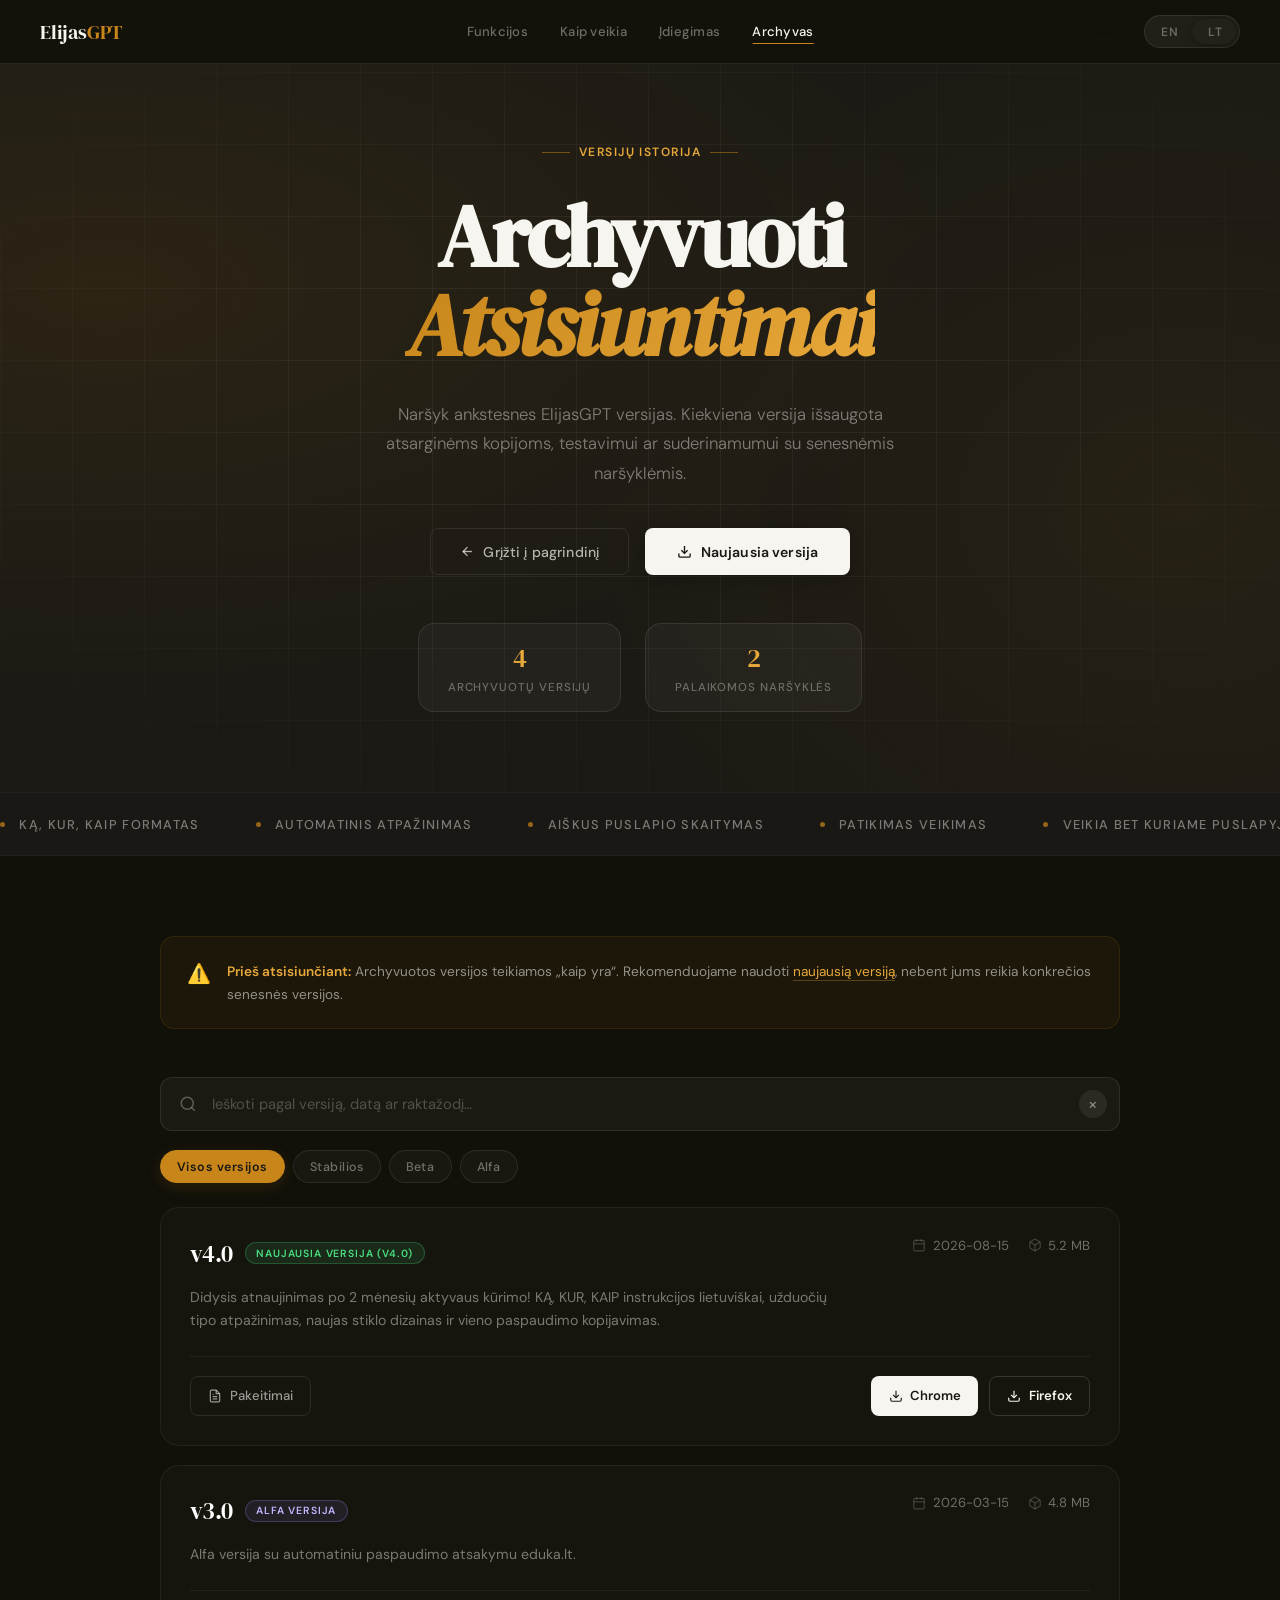
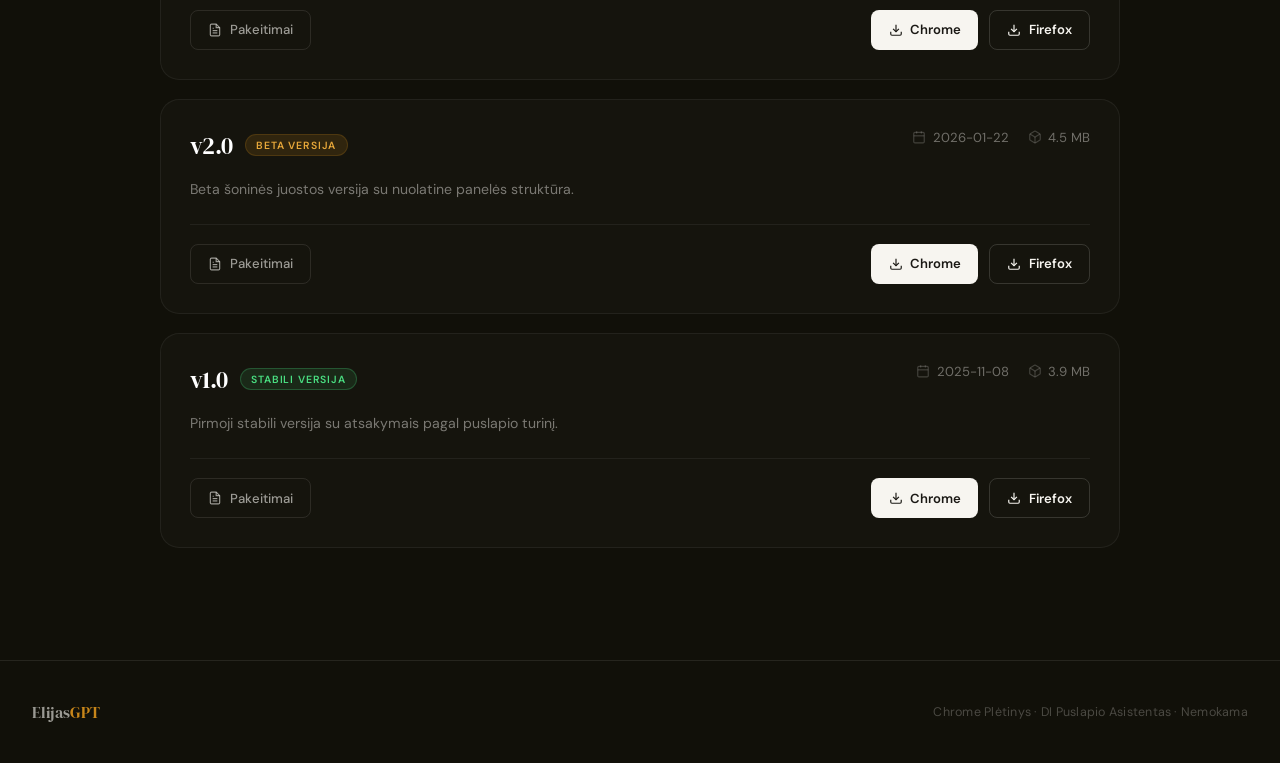
<file: archived/archived-downloads.html>
<!DOCTYPE html>
<html lang="lt">
<head>
  <meta charset="UTF-8"/>
  <meta name="viewport" content="width=device-width,initial-scale=1.0"/>
  <title id="pageTitle">Archyvuoti Atsisiuntimai — ElijasGPT</title>
  <link href="https://fonts.googleapis.com/css2?family=DM+Serif+Display:ital@0;1&family=DM+Sans:wght@300;400;500;600&display=swap" rel="stylesheet"/>
  <link rel="stylesheet" href="archived-downloads.css"/>
</head>
<body class="lt">

  <!-- ═══════════════════════ NAVIGATION ═══════════════════════ -->
  <nav>
    <a href="index.html" class="nav-logo">Elijas<em>GPT</em></a>
    <div class="nav-center">
      <a href="index.html#features" data-en>Features</a>
      <a href="index.html#features" data-lt>Funkcijos</a>
      <a href="index.html#how" data-en>How it works</a>
      <a href="index.html#how" data-lt>Kaip veikia</a>
      <a href="index.html#install" data-en>Install guide</a>
      <a href="index.html#install" data-lt>Įdiegimas</a>
      <a href="archived-downloads.html" class="nav-active" data-en>Archive</a>
      <a href="archived-downloads.html" class="nav-active" data-lt>Archyvas</a>
    </div>
    <div class="lang-pill lt" id="langPill">
      <div class="pill-bg"></div>
      <button onclick="setLang('en')">EN</button>
      <button class="active" onclick="setLang('lt')">LT</button>
    </div>
  </nav>

  <!-- ═══════════════════════ HERO ═══════════════════════ -->
  <header class="archive-hero">
    <p class="hero-eyebrow">
      <span data-en>Version history</span>
      <span data-lt>Versijų istorija</span>
    </p>
    <h1 class="hero-h1">
      <span data-en>Archived<br><span class="line-italic">Downloads</span></span>
      <span data-lt>Archyvuoti<br><span class="line-italic">Atsisiuntimai</span></span>
    </h1>
    <p class="hero-sub" data-en>
      Browse previous releases of ElijasGPT. Each build is preserved for rollback,
      testing, or compatibility with older browser setups.
    </p>
    <p class="hero-sub" data-lt>
      Naršyk ankstesnes ElijasGPT versijas. Kiekviena versija išsaugota atsarginėms kopijoms,
      testavimui ar suderinamumui su senesnėmis naršyklėmis.
    </p>

    <div class="hero-actions">
      <a href="index.html" class="btn-outline">
        <svg width="15" height="15" viewBox="0 0 24 24" fill="none" stroke="currentColor" stroke-width="2.2"><path d="M19 12H5"/><polyline points="12 19 5 12 12 5"/></svg>
        <span data-en>Back to main site</span>
        <span data-lt>Grįžti į pagrindinį</span>
      </a>
      <a href="index.html#install" class="btn-primary">
        <svg width="15" height="15" viewBox="0 0 24 24" fill="none" stroke="currentColor" stroke-width="2.2"><path d="M21 15v4a2 2 0 0 1-2 2H5a2 2 0 0 1-2-2v-4"/><polyline points="7 10 12 15 17 10"/><line x1="12" y1="15" x2="12" y2="3"/></svg>
        <span data-en>Latest version</span>
        <span data-lt>Naujausia versija</span>
      </a>
    </div>

    <div class="hero-stats">
      <div class="stat-pill">
        <span class="stat-num" id="totalVersions">—</span>
        <span class="stat-label" data-en>archived builds</span>
        <span class="stat-label" data-lt>archyvuotų versijų</span>
      </div>
      <div class="stat-pill">
        <span class="stat-num">2</span>
        <span class="stat-label" data-en>browsers supported</span>
        <span class="stat-label" data-lt>palaikomos naršyklės</span>
      </div>
    </div>
  </header>

  <!-- ═══════════════════════ RIBBON ═══════════════════════ -->
  <div class="ribbon">
    <div class="ribbon-track" id="ribbonTrack"></div>
  </div>

  <!-- ═══════════════════════ MAIN CONTENT ═══════════════════════ -->
  <main class="archive-main">
    <div class="container">

      <!-- Disclaimer -->
      <div class="disclaimer r">
        <div class="disclaimer-icon">⚠️</div>
        <p data-en>
          <strong>Before you download:</strong> Archived builds are provided as-is.
          We recommend using the <a href="index.html">latest release</a> unless you need a specific older version for compatibility.
        </p>
        <p data-lt>
          <strong>Prieš atsisiunčiant:</strong> Archyvuotos versijos teikiamos „kaip yra“.
          Rekomenduojame naudoti <a href="index.html">naujausią versiją</a>, nebent jums reikia konkrečios senesnės versijos.
        </p>
      </div>

      <!-- Search & filters -->
      <div class="search-bar-wrap r d1">
        <div class="search-bar">
          <svg class="search-icon" width="18" height="18" viewBox="0 0 24 24" fill="none" stroke="currentColor" stroke-width="2"><circle cx="11" cy="11" r="8"/><line x1="21" y1="21" x2="16.65" y2="16.65"/></svg>
          <input
            type="search"
            id="archiveSearch"
            data-placeholder-en="Search by version, date, or keyword…"
            data-placeholder-lt="Ieškoti pagal versiją, datą ar raktažodį…"
            placeholder="Ieškoti pagal versiją, datą ar raktažodį…"
            autocomplete="off"
          />
          <button class="search-clear" id="searchClear" aria-label="Clear search" hidden>&times;</button>
        </div>
        <div class="filter-row" id="filterRow">
          <button class="filter-btn active" data-filter="all">
            <span data-en>All versions</span>
            <span data-lt>Visos versijos</span>
          </button>
          <button class="filter-btn" data-filter="stable">
            <span data-en>Stable</span>
            <span data-lt>Stabilios</span>
          </button>
          <button class="filter-btn" data-filter="beta">
            <span data-en>Beta</span>
            <span data-lt>Beta</span>
          </button>
          <button class="filter-btn" data-filter="alpha">
            <span data-en>Alpha</span>
            <span data-lt>Alfa</span>
          </button>
        </div>
      </div>

      <p class="results-meta r d2" id="resultsMeta"></p>

      <!-- ═══════════════════════ ARCHIVE CARDS ═══════════════════════ -->
      <!-- Cards are rendered by JavaScript from archivedVersions[] in archived-downloads.js -->
      <!-- To add a new archived version manually in HTML, copy the template block below -->
      <!-- and paste it inside #archiveGrid BEFORE the closing </div> tag.              -->

      <div class="archive-grid r d3" id="archiveGrid">

        <!--
        ══════════════════════════════════════════════════════════════
        TEMPLATE: Copy this block to add more archived versions in HTML
        ══════════════════════════════════════════════════════════════

        <article class="archive-card" data-version="v0.9" data-type="beta" data-keywords="beta sidebar">
          <div class="card-top">
            <div class="card-version">
              <span class="version-num">v0.9</span>
              <span class="version-badge badge-beta">Beta</span>
            </div>
            <div class="card-meta">
              <span class="meta-item">
                <svg width="14" height="14" viewBox="0 0 24 24" fill="none" stroke="currentColor" stroke-width="2"><rect x="3" y="4" width="18" height="18" rx="2"/><line x1="16" y1="2" x2="16" y2="6"/><line x1="8" y1="2" x2="8" y2="6"/><line x1="3" y1="10" x2="21" y2="10"/></svg>
                <span>2025-08-12</span>
              </span>
              <span class="meta-item">
                <svg width="14" height="14" viewBox="0 0 24 24" fill="none" stroke="currentColor" stroke-width="2"><path d="M21 15v4a2 2 0 0 1-2 2H5a2 2 0 0 1-2-2v-4"/><polyline points="7 10 12 15 17 10"/><line x1="12" y1="15" x2="12" y2="3"/></svg>
                <span>4.1 MB</span>
              </span>
            </div>
          </div>
          <p class="card-summary" data-en>Short description of this release.</p>
          <p class="card-summary" data-lt>Trumpas šios versijos aprašymas.</p>
          <div class="card-actions">
            <button class="btn-changelog" data-version="v0.9">
              <svg width="14" height="14" viewBox="0 0 24 24" fill="none" stroke="currentColor" stroke-width="2"><path d="M14 2H6a2 2 0 0 0-2 2v16a2 2 0 0 0 2 2h12a2 2 0 0 0 2-2V8z"/><polyline points="14 2 14 8 20 8"/><line x1="16" y1="13" x2="8" y2="13"/><line x1="16" y1="17" x2="8" y2="17"/></svg>
              <span data-en>Changelog</span>
              <span data-lt>Pakeitimai</span>
            </button>
            <div class="dl-group">
              REPLACE WITH DOWNLOAD LINK — Chrome:
              <a href="YOUR_DOWNLOAD_LINK_HERE" class="btn-dl btn-dl-chrome" download>
                <svg width="14" height="14" viewBox="0 0 24 24" fill="none" stroke="currentColor" stroke-width="2.2"><circle cx="12" cy="12" r="10"/><circle cx="12" cy="12" r="4"/><path d="M12 8h8M12 16H4M4.6 9.4l6.4 3.7"/></svg>
                Chrome
              </a>
              REPLACE WITH DOWNLOAD LINK — Firefox:
              <a href="YOUR_DOWNLOAD_LINK_HERE" class="btn-dl btn-dl-firefox" download>
                <svg width="14" height="14" viewBox="0 0 24 24" fill="none" stroke="currentColor" stroke-width="2.2"><path d="M12 22s8-4 8-10V5l-8-3-8 3v7c0 6 8 10 8 10z"/></svg>
                Firefox
              </a>
            </div>
          </div>
        </article>

        ══════════════════════════════════════════════════════════════
        END TEMPLATE
        ══════════════════════════════════════════════════════════════
        -->

      </div>

      <!-- Empty state (shown when search returns no results) -->
      <div class="empty-state" id="emptyState" hidden>
        <div class="empty-icon">📦</div>
        <h3 data-en>No versions found</h3>
        <h3 data-lt>Versijų nerasta</h3>
        <p data-en>Try a different search term or clear your filters.</p>
        <p data-lt>Pabandykite kitą paieškos frazę arba išvalykite filtrus.</p>
        <button class="btn-outline" id="resetFilters" type="button">
          <span data-en>Reset filters</span>
          <span data-lt>Išvalyti filtrus</span>
        </button>
      </div>

    </div>
  </main>

  <!-- ═══════════════════════ FOOTER ═══════════════════════ -->
  <footer>
    <div class="f-logo">Elijas<em>GPT</em></div>
    <div class="f-copy" data-en>Chrome Extension · AI Page Assistant · Free</div>
    <div class="f-copy" data-lt>Chrome Plėtinys · DI Puslapio Asistentas · Nemokama</div>
  </footer>

  <!-- ═══════════════════════ CHANGELOG MODAL ═══════════════════════ -->
  <div class="modal-overlay" id="changelogModal" onclick="if(event.target===this) closeChangelogModal()">
    <div class="modal-card">
      <button class="modal-close" onclick="closeChangelogModal()" aria-label="Close">&times;</button>
      <h3 class="modal-title" id="changelogTitle">—</h3>
      <p class="modal-subtitle" id="changelogDate">—</p>
      <ul class="changelog-list" id="changelogList"></ul>
      <div class="modal-dl-row" id="changelogDlRow"></div>
    </div>
  </div>

  <script src="archived-downloads.js"></script>
</body>
</html>
</file>
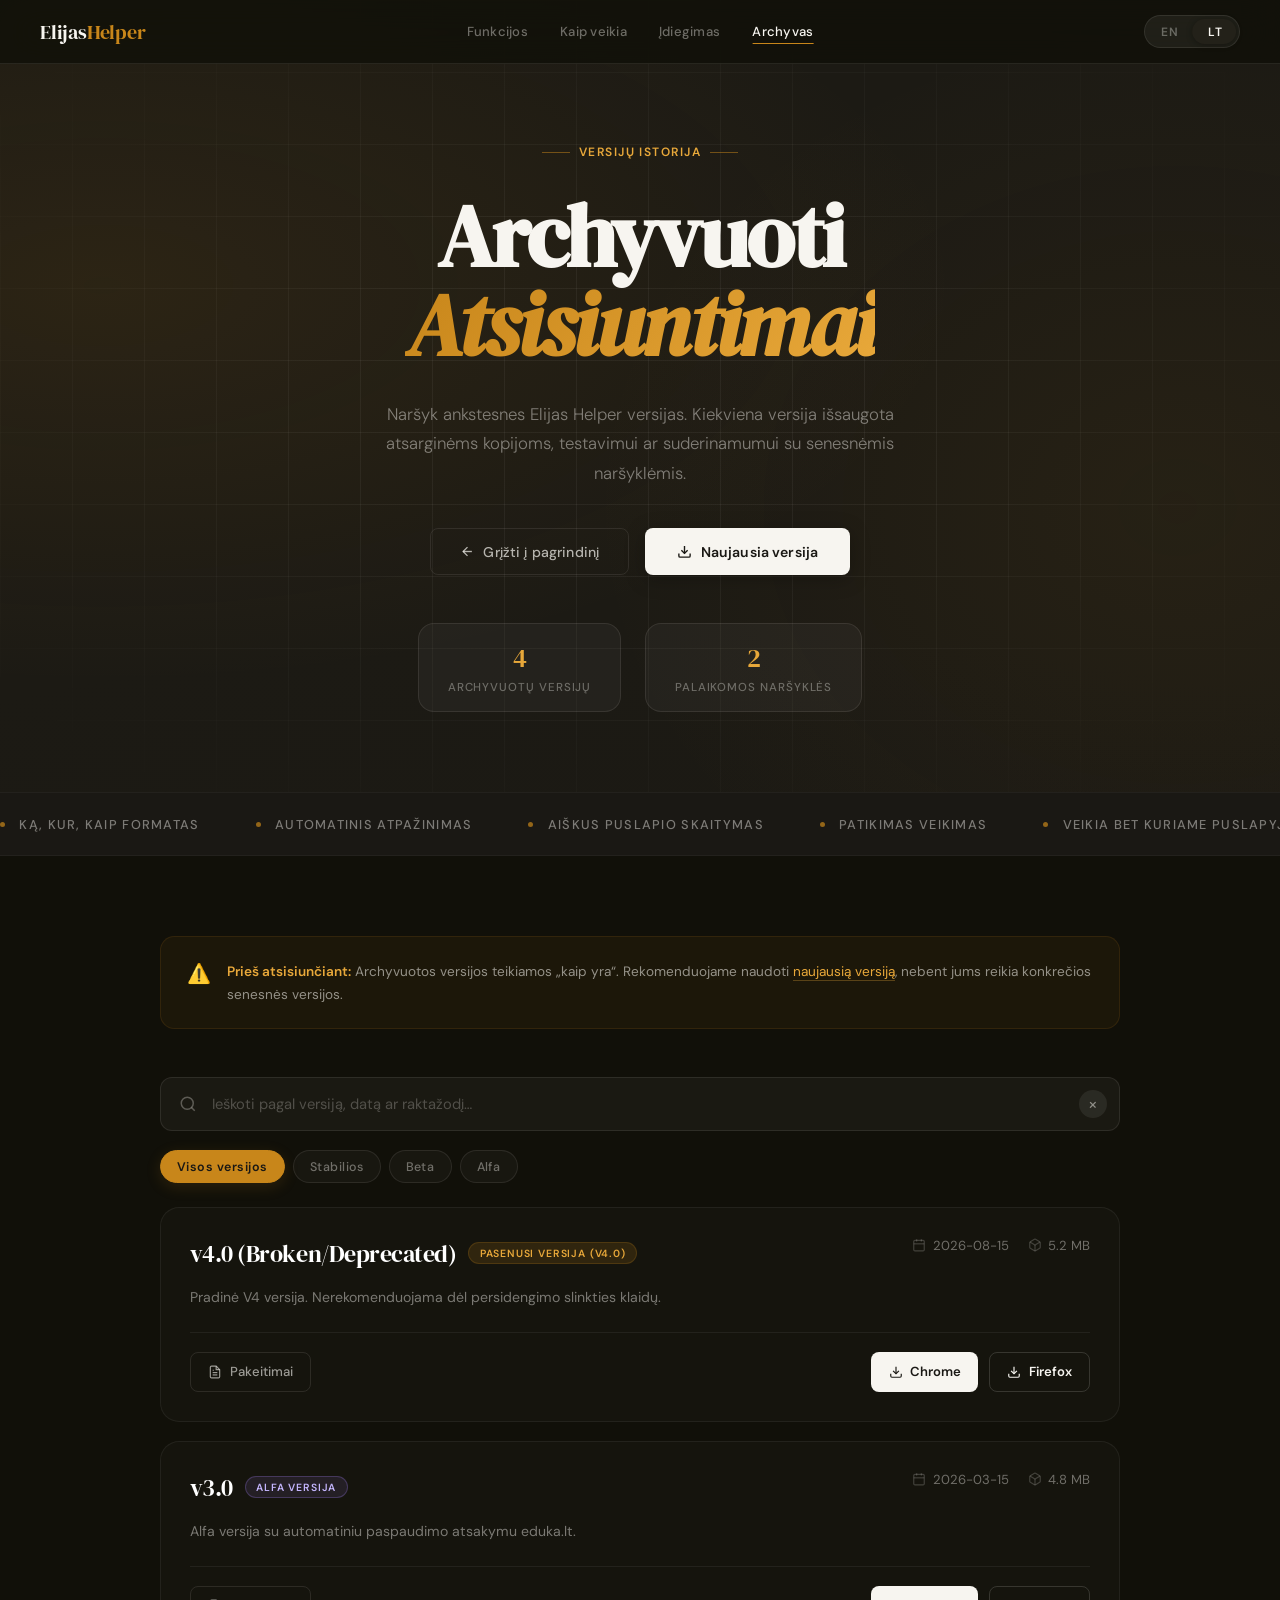
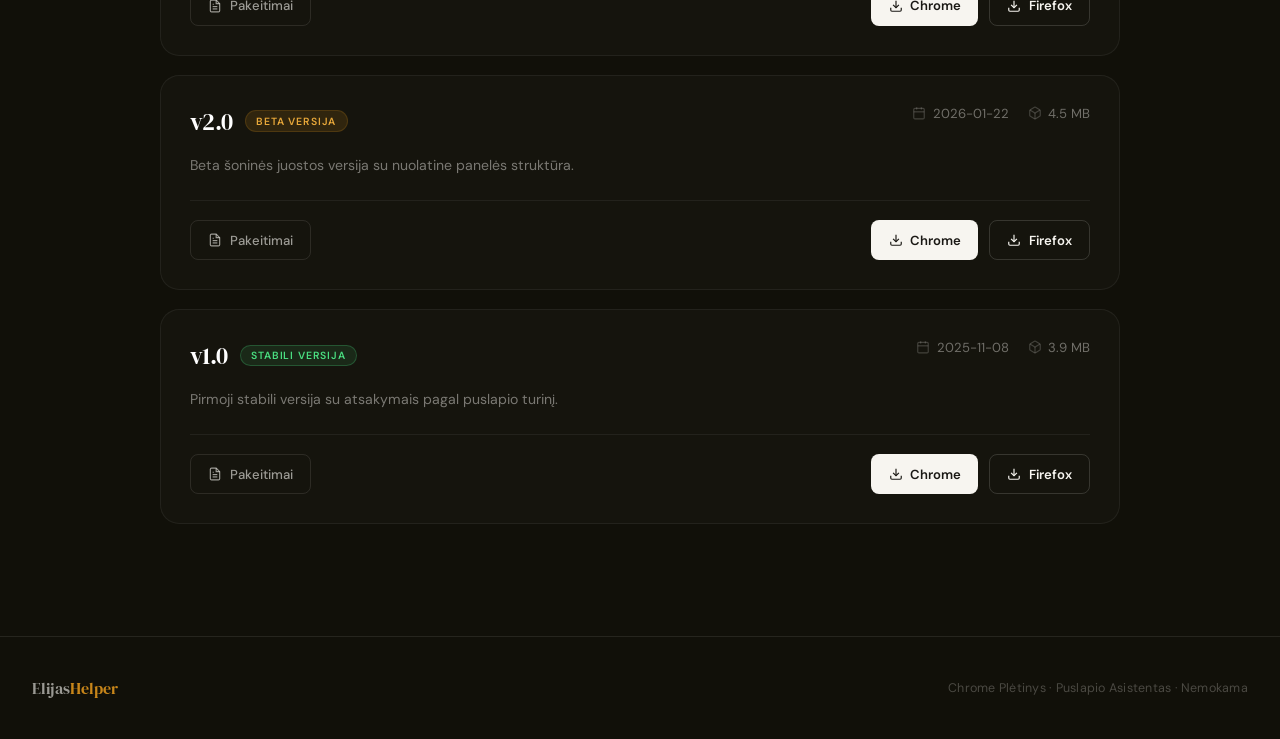
<file: ElijasGPT/archive.html>
<!DOCTYPE html>
<html lang="lt">
<head>
  <meta charset="UTF-8"/>
  <meta name="viewport" content="width=device-width,initial-scale=1.0"/>
  <title id="pageTitle">Archyvuoti Atsisiuntimai — Elijas Helper</title>
  <link href="https://fonts.googleapis.com/css2?family=DM+Serif+Display:ital@0;1&family=DM+Sans:wght@300;400;500;600&display=swap" rel="stylesheet"/>
  <link rel="stylesheet" href="archived-downloads.css"/>
</head>
<body class="lt">

  <!-- ═══════════════════════ NAVIGATION ═══════════════════════ -->
  <nav>
    <a href="index.html" class="nav-logo">Elijas<em>Helper</em></a>
    <div class="nav-center">
      <a href="index.html#features" data-en>Features</a>
      <a href="index.html#features" data-lt>Funkcijos</a>
      <a href="index.html#how" data-en>How it works</a>
      <a href="index.html#how" data-lt>Kaip veikia</a>
      <a href="index.html#install" data-en>Install guide</a>
      <a href="index.html#install" data-lt>Įdiegimas</a>
      <a href="archive.html" class="nav-active" data-en>Archive</a>
      <a href="archive.html" class="nav-active" data-lt>Archyvas</a>
    </div>
    <div class="lang-pill lt" id="langPill">
      <div class="pill-bg"></div>
      <button type="button" data-lang="en">EN</button>
      <button type="button" class="active" data-lang="lt">LT</button>
    </div>
  </nav>

  <!-- ═══════════════════════ HERO ═══════════════════════ -->
  <header class="archive-hero">
    <p class="hero-eyebrow">
      <span data-en>Version history</span>
      <span data-lt>Versijų istorija</span>
    </p>
    <h1 class="hero-h1">
      <span data-en>Archived<br><span class="line-italic">Downloads</span></span>
      <span data-lt>Archyvuoti<br><span class="line-italic">Atsisiuntimai</span></span>
    </h1>
    <p class="hero-sub" data-en>
      Browse previous releases of Elijas Helper. Each build is preserved for rollback,
      testing, or compatibility with older browser setups.
    </p>
    <p class="hero-sub" data-lt>
      Naršyk ankstesnes Elijas Helper versijas. Kiekviena versija išsaugota atsarginėms kopijoms,
      testavimui ar suderinamumui su senesnėmis naršyklėmis.
    </p>

    <div class="hero-actions">
      <a href="index.html" class="btn-outline">
        <svg width="15" height="15" viewBox="0 0 24 24" fill="none" stroke="currentColor" stroke-width="2.2"><path d="M19 12H5"/><polyline points="12 19 5 12 12 5"/></svg>
        <span data-en>Back to main site</span>
        <span data-lt>Grįžti į pagrindinį</span>
      </a>
      <a href="index.html" class="btn-primary">
        <svg width="15" height="15" viewBox="0 0 24 24" fill="none" stroke="currentColor" stroke-width="2.2"><path d="M21 15v4a2 2 0 0 1-2 2H5a2 2 0 0 1-2-2v-4"/><polyline points="7 10 12 15 17 10"/><line x1="12" y1="15" x2="12" y2="3"/></svg>
        <span data-en>Latest version</span>
        <span data-lt>Naujausia versija</span>
      </a>
    </div>

    <div class="hero-stats">
      <div class="stat-pill">
        <span class="stat-num" id="totalVersions">—</span>
        <span class="stat-label" data-en>archived builds</span>
        <span class="stat-label" data-lt>archyvuotų versijų</span>
      </div>
      <div class="stat-pill">
        <span class="stat-num">2</span>
        <span class="stat-label" data-en>browsers supported</span>
        <span class="stat-label" data-lt>palaikomos naršyklės</span>
      </div>
    </div>
  </header>

  <!-- ═══════════════════════ RIBBON ═══════════════════════ -->
  <div class="ribbon">
    <div class="ribbon-track" id="ribbonTrack"></div>
  </div>

  <!-- ═══════════════════════ MAIN CONTENT ═══════════════════════ -->
  <main class="archive-main">
    <div class="container">

      <!-- Disclaimer -->
      <div class="disclaimer r">
        <div class="disclaimer-icon">⚠️</div>
        <p data-en>
          <strong>Before you download:</strong> Archived builds are provided as-is.
          We recommend using the <a href="index.html">latest release</a> unless you need a specific older version for compatibility.
        </p>
        <p data-lt>
          <strong>Prieš atsisiunčiant:</strong> Archyvuotos versijos teikiamos „kaip yra“.
          Rekomenduojame naudoti <a href="index.html">naujausią versiją</a>, nebent jums reikia konkrečios senesnės versijos.
        </p>
      </div>

      <!-- Search & filters -->
      <div class="search-bar-wrap r d1">
        <div class="search-bar">
          <svg class="search-icon" width="18" height="18" viewBox="0 0 24 24" fill="none" stroke="currentColor" stroke-width="2"><circle cx="11" cy="11" r="8"/><line x1="21" y1="21" x2="16.65" y2="16.65"/></svg>
          <input
            type="search"
            id="archiveSearch"
            data-placeholder-en="Search by version, date, or keyword…"
            data-placeholder-lt="Ieškoti pagal versiją, datą ar raktažodį…"
            placeholder="Ieškoti pagal versiją, datą ar raktažodį…"
            autocomplete="off"
          />
          <button class="search-clear" id="searchClear" aria-label="Clear search" hidden>&times;</button>
        </div>
        <div class="filter-row" id="filterRow">
          <button class="filter-btn active" data-filter="all">
            <span data-en>All versions</span>
            <span data-lt>Visos versijos</span>
          </button>
          <button class="filter-btn" data-filter="stable">
            <span data-en>Stable</span>
            <span data-lt>Stabilios</span>
          </button>
          <button class="filter-btn" data-filter="beta">
            <span data-en>Beta</span>
            <span data-lt>Beta</span>
          </button>
          <button class="filter-btn" data-filter="alpha">
            <span data-en>Alpha</span>
            <span data-lt>Alfa</span>
          </button>
        </div>
      </div>

      <p class="results-meta r d2" id="resultsMeta"></p>

      <!-- Cards are rendered by JavaScript from archivedVersions[] in archived-downloads.js -->
      <!-- To add versions: edit archived-downloads.js (see comments at top of that file) -->

      <div class="archive-grid r d3" id="archiveGrid"></div>

      <!-- Empty state (shown when search returns no results) -->
      <div class="empty-state" id="emptyState" hidden>
        <div class="empty-icon">📦</div>
        <h3 data-en>No versions found</h3>
        <h3 data-lt>Versijų nerasta</h3>
        <p data-en>Try a different search term or clear your filters.</p>
        <p data-lt>Pabandykite kitą paieškos frazę arba išvalykite filtrus.</p>
        <button class="btn-outline" id="resetFilters" type="button">
          <span data-en>Reset filters</span>
          <span data-lt>Išvalyti filtrus</span>
        </button>
      </div>

    </div>
  </main>

  <!-- ═══════════════════════ FOOTER ═══════════════════════ -->
  <footer>
    <div class="f-logo">Elijas<em>Helper</em></div>
    <div class="f-copy" data-en>Chrome Extension · Page Assistant · Free</div>
    <div class="f-copy" data-lt>Chrome Plėtinys · Puslapio Asistentas · Nemokama</div>
  </footer>

  <!-- ═══════════════════════ CHANGELOG MODAL ═══════════════════════ -->
  <div class="modal-overlay" id="changelogModal">
    <div class="modal-card">
      <button class="modal-close" type="button" aria-label="Close">&times;</button>
      <h3 class="modal-title" id="changelogTitle">—</h3>
      <p class="modal-subtitle" id="changelogDate">—</p>
      <p class="results-meta" id="changelogMeta" style="margin-bottom:1rem;"></p>
      <ul class="changelog-list" id="changelogList"></ul>
      <div class="modal-dl-row" id="changelogDlRow"></div>
    </div>
  </div>

  <script src="archived-downloads.js"></script>
</body>
</html>
</file>
<file: archived/archived-downloads.css>
/* ═══════════════════════ TOKENS ═══════════════════════ */
:root {
  --cream: #F7F5F0;
  --cream2: #EDEAE3;
  --ink: #1A1814;
  --ink2: #3D3A35;
  --muted: #8A8680;
  --muted2: #C4C0BA;
  --dark: #111009;
  --dark2: #1C1A14;
  --dark3: #232119;
  --amber: #C8861A;
  --amber-light: #E8A83A;
  --amber-glow: rgba(200, 134, 26, .15);
  --border-light: rgba(26, 24, 20, .08);
  --border-dark: rgba(247, 245, 240, .09);
  --serif: 'DM Serif Display', Georgia, serif;
  --sans: 'DM Sans', sans-serif;
  --ease-out: cubic-bezier(.16, 1, .3, 1);
  --ease-in-out: cubic-bezier(.4, 0, .2, 1);
}

/* ═══════════════════════ RESET ═══════════════════════ */
*, *::before, *::after { margin: 0; padding: 0; box-sizing: border-box; }
html { scroll-behavior: smooth; -webkit-font-smoothing: antialiased; }
body {
  background: var(--dark);
  color: var(--cream);
  font-family: var(--sans);
  overflow-x: hidden;
}
::selection { background: rgba(200, 134, 26, .25); color: var(--cream); }
a { text-decoration: none; color: inherit; }
img { display: block; max-width: 100%; }
button { font-family: var(--sans); }

/* ═══════════════════════ SCROLLBAR ═══════════════════════ */
::-webkit-scrollbar { width: 5px; }
::-webkit-scrollbar-track { background: var(--dark); }
::-webkit-scrollbar-thumb { background: var(--muted); border-radius: 99px; }

/* ═══════════════════════ LANG CONTROL ═══════════════════════ */
[data-lt] { display: none; }
body.lt [data-en] { display: none !important; }
body.lt [data-lt] { display: revert !important; }
body.lt [data-lt].blk { display: block !important; }
body.lt [data-lt].flex { display: flex !important; }

/* ═══════════════════════ NAV ═══════════════════════ */
nav {
  position: fixed;
  top: 0; left: 0; right: 0;
  z-index: 200;
  height: 64px;
  display: flex;
  align-items: center;
  justify-content: space-between;
  padding: 0 2.5rem;
  background: rgba(17, 16, 9, .82);
  backdrop-filter: blur(20px) saturate(1.4);
  -webkit-backdrop-filter: blur(20px) saturate(1.4);
  border-bottom: 1px solid var(--border-dark);
  transition: background .3s;
}
.nav-logo {
  font-family: var(--serif);
  font-size: 1.25rem;
  letter-spacing: -.01em;
  color: var(--cream);
  transition: opacity .2s;
}
.nav-logo:hover { opacity: .85; }
.nav-logo em { font-style: normal; color: var(--amber); }
.nav-center {
  display: flex;
  gap: 2rem;
  position: absolute;
  left: 50%;
  transform: translateX(-50%);
}
.nav-center a {
  font-size: .82rem;
  font-weight: 500;
  letter-spacing: .02em;
  color: rgba(247, 245, 240, .4);
  transition: color .2s, border-color .2s;
  padding: .2rem 0;
  border-bottom: 1px solid transparent;
}
.nav-center a:hover,
.nav-center a.nav-active {
  color: var(--cream);
  border-color: var(--amber);
}

/* ── LANG PILL ── */
.lang-pill {
  display: flex;
  background: rgba(247, 245, 240, .06);
  border: 1px solid var(--border-dark);
  border-radius: 99px;
  padding: 3px;
  position: relative;
  gap: 2px;
}
.lang-pill button {
  font-size: .75rem;
  font-weight: 600;
  letter-spacing: .06em;
  text-transform: uppercase;
  padding: .28rem .85rem;
  border: none;
  background: none;
  cursor: pointer;
  color: rgba(247, 245, 240, .35);
  border-radius: 99px;
  transition: color .2s;
  position: relative;
  z-index: 1;
}
.lang-pill button.active { color: var(--cream); }
.lang-pill .pill-bg {
  position: absolute;
  top: 3px; bottom: 3px; left: 3px;
  width: calc(50% - 3px);
  background: var(--dark3);
  border-radius: 99px;
  box-shadow: 0 1px 6px rgba(0, 0, 0, .3);
  transition: transform .25s var(--ease-in-out);
}
.lang-pill.lt .pill-bg { transform: translateX(100%); }

/* ═══════════════════════ HERO ═══════════════════════ */
.archive-hero {
  min-height: 72vh;
  display: flex;
  flex-direction: column;
  align-items: center;
  justify-content: center;
  padding: 9rem 2rem 5rem;
  position: relative;
  overflow: hidden;
  text-align: center;
  background: var(--dark2);
}
.archive-hero::before {
  content: '';
  position: absolute;
  top: -20%; left: -20%; right: -20%; bottom: -20%;
  background:
    radial-gradient(ellipse 80% 60% at 20% 40%, rgba(200, 134, 26, .09) 0%, transparent 60%),
    radial-gradient(ellipse 60% 80% at 80% 60%, rgba(200, 134, 26, .06) 0%, transparent 55%),
    radial-gradient(ellipse 100% 50% at 50% 100%, rgba(26, 24, 20, .4) 0%, transparent 60%);
  pointer-events: none;
  animation: moveGlow 25s infinite alternate ease-in-out;
}
.archive-hero::after {
  content: '';
  position: absolute;
  inset: 0;
  background-image:
    linear-gradient(var(--border-dark) 1px, transparent 1px),
    linear-gradient(90deg, var(--border-dark) 1px, transparent 1px);
  background-size: 72px 72px;
  mask-image: radial-gradient(ellipse 80% 80% at 50% 50%, black 30%, transparent 80%);
  -webkit-mask-image: radial-gradient(ellipse 80% 80% at 50% 50%, black 30%, transparent 80%);
  pointer-events: none;
  opacity: .6;
}

.hero-eyebrow {
  display: inline-flex;
  align-items: center;
  gap: .55rem;
  font-size: .75rem;
  font-weight: 600;
  letter-spacing: .12em;
  text-transform: uppercase;
  color: var(--amber-light);
  margin-bottom: 2rem;
  position: relative;
  z-index: 1;
  animation: rise .9s .1s var(--ease-out) both;
}
.hero-eyebrow::before,
.hero-eyebrow::after {
  content: '';
  height: 1px;
  width: 28px;
  background: var(--amber);
  opacity: .5;
}

.hero-h1 {
  font-family: var(--serif);
  font-size: clamp(2.8rem, 7vw, 5.5rem);
  line-height: 1.0;
  letter-spacing: -.03em;
  max-width: 720px;
  position: relative;
  z-index: 1;
  animation: rise .9s .25s var(--ease-out) both;
}
.hero-h1 .line-italic {
  display: block;
  font-style: italic;
  background: linear-gradient(135deg, var(--amber), var(--amber-light));
  -webkit-background-clip: text;
  -webkit-text-fill-color: transparent;
  background-clip: text;
}

.hero-sub {
  max-width: 520px;
  font-size: 1.05rem;
  line-height: 1.75;
  color: rgba(247, 245, 240, .45);
  font-weight: 300;
  margin: 2rem 0 2.5rem;
  position: relative;
  z-index: 1;
  animation: rise .9s .4s var(--ease-out) both;
}

.hero-actions {
  display: flex;
  gap: 1rem;
  flex-wrap: wrap;
  justify-content: center;
  position: relative;
  z-index: 1;
  animation: rise .9s .55s var(--ease-out) both;
}

.hero-stats {
  display: flex;
  gap: 1.5rem;
  margin-top: 3rem;
  flex-wrap: wrap;
  justify-content: center;
  position: relative;
  z-index: 1;
  animation: rise .9s .7s var(--ease-out) both;
}
.stat-pill {
  display: flex;
  flex-direction: column;
  align-items: center;
  gap: .25rem;
  background: rgba(247, 245, 240, .04);
  border: 1px solid var(--border-dark);
  border-radius: 1rem;
  padding: 1rem 1.8rem;
  transition: border-color .25s, background .25s, transform .25s;
}
.stat-pill:hover {
  border-color: rgba(200, 134, 26, .25);
  background: rgba(247, 245, 240, .06);
  transform: translateY(-2px);
}
.stat-num {
  font-family: var(--serif);
  font-size: 1.6rem;
  color: var(--amber-light);
  letter-spacing: -.02em;
}
.stat-label {
  font-size: .72rem;
  font-weight: 500;
  letter-spacing: .08em;
  text-transform: uppercase;
  color: rgba(247, 245, 240, .35);
}

/* ═══════════════════════ BUTTONS ═══════════════════════ */
.btn-primary {
  display: inline-flex;
  align-items: center;
  gap: .55rem;
  padding: .85rem 2rem;
  background: var(--cream);
  color: var(--ink);
  border-radius: .5rem;
  font-size: .88rem;
  font-weight: 600;
  letter-spacing: .01em;
  border: none;
  cursor: pointer;
  transition: background .2s, transform .2s, box-shadow .2s;
  box-shadow: 0 4px 20px rgba(0, 0, 0, .25);
  position: relative;
  overflow: hidden;
}
.btn-primary:hover {
  background: #fff;
  transform: translateY(-2px);
  box-shadow: 0 8px 30px rgba(0, 0, 0, .35);
}

.btn-outline {
  display: inline-flex;
  align-items: center;
  gap: .55rem;
  padding: .85rem 1.8rem;
  background: transparent;
  color: rgba(247, 245, 240, .7);
  border: 1px solid var(--border-dark);
  border-radius: .5rem;
  font-size: .88rem;
  font-weight: 500;
  letter-spacing: .01em;
  cursor: pointer;
  transition: border-color .2s, background .2s, transform .2s, color .2s;
}
.btn-outline:hover {
  border-color: var(--amber);
  background: var(--amber-glow);
  color: var(--cream);
  transform: translateY(-2px);
}

/* ═══════════════════════ RIBBON ═══════════════════════ */
.ribbon {
  background: var(--ink);
  color: rgba(247, 245, 240, .45);
  padding: 1.4rem 0;
  overflow: hidden;
  position: relative;
  z-index: 2;
  border-top: 1px solid rgba(255, 255, 255, .04);
  border-bottom: 1px solid rgba(255, 255, 255, .04);
}
.ribbon-track {
  display: flex;
  gap: 3.5rem;
  white-space: nowrap;
  animation: marquee 28s linear infinite;
  font-size: .8rem;
  font-weight: 500;
  letter-spacing: .1em;
  text-transform: uppercase;
}
.ribbon-item {
  display: inline-flex;
  align-items: center;
  gap: .9rem;
}
.ribbon-dot {
  width: 5px;
  height: 5px;
  border-radius: 50%;
  background: var(--amber);
  opacity: .7;
  flex-shrink: 0;
}

/* ═══════════════════════ MAIN SECTION ═══════════════════════ */
.archive-main {
  padding: 5rem 2rem 7rem;
  background: var(--dark);
}
.container {
  max-width: 960px;
  margin: 0 auto;
}

/* ═══════════════════════ DISCLAIMER ═══════════════════════ */
.disclaimer {
  background: rgba(200, 134, 26, .06);
  border: 1px solid rgba(200, 134, 26, .12);
  padding: 1.4rem 1.6rem;
  display: flex;
  align-items: flex-start;
  gap: 1rem;
  border-radius: .9rem;
  margin-bottom: 3rem;
}
.disclaimer-icon { font-size: 1.2rem; flex-shrink: 0; margin-top: .1rem; }
.disclaimer p {
  font-size: .85rem;
  line-height: 1.7;
  color: rgba(247, 245, 240, .55);
}
.disclaimer p strong { color: var(--amber-light); font-weight: 600; }
.disclaimer a {
  color: var(--amber-light);
  border-bottom: 1px solid rgba(232, 168, 58, .3);
  transition: border-color .2s;
}
.disclaimer a:hover { border-color: var(--amber-light); }

/* ═══════════════════════ SEARCH & FILTERS ═══════════════════════ */
.search-bar-wrap { margin-bottom: 1.5rem; }

.search-bar {
  position: relative;
  display: flex;
  align-items: center;
  margin-bottom: 1.2rem;
}
.search-icon {
  position: absolute;
  left: 1.2rem;
  color: rgba(247, 245, 240, .3);
  pointer-events: none;
}
.search-bar input {
  width: 100%;
  background: rgba(247, 245, 240, .04);
  border: 1px solid var(--border-dark);
  border-radius: .75rem;
  padding: 1rem 3rem 1rem 3.2rem;
  font-family: var(--sans);
  font-size: .92rem;
  color: var(--cream);
  outline: none;
  transition: border-color .25s, background .25s, box-shadow .25s;
}
.search-bar input::placeholder { color: rgba(247, 245, 240, .25); }
.search-bar input:focus {
  border-color: rgba(200, 134, 26, .4);
  background: rgba(247, 245, 240, .06);
  box-shadow: 0 0 0 3px var(--amber-glow);
}
.search-clear {
  position: absolute;
  right: .8rem;
  width: 28px;
  height: 28px;
  border-radius: 50%;
  border: none;
  background: rgba(247, 245, 240, .08);
  color: rgba(247, 245, 240, .5);
  font-size: 1.1rem;
  cursor: pointer;
  display: flex;
  align-items: center;
  justify-content: center;
  transition: background .2s, color .2s;
}
.search-clear:hover {
  background: rgba(247, 245, 240, .15);
  color: var(--cream);
}

.filter-row {
  display: flex;
  gap: .5rem;
  flex-wrap: wrap;
}
.filter-btn {
  font-size: .78rem;
  font-weight: 500;
  letter-spacing: .04em;
  padding: .45rem 1rem;
  border-radius: 99px;
  border: 1px solid var(--border-dark);
  background: rgba(247, 245, 240, .03);
  color: rgba(247, 245, 240, .4);
  cursor: pointer;
  transition: all .2s var(--ease-in-out);
}
.filter-btn:hover {
  border-color: rgba(247, 245, 240, .15);
  color: var(--cream);
}
.filter-btn.active {
  background: var(--amber);
  border-color: var(--amber);
  color: var(--ink);
  font-weight: 600;
  box-shadow: 0 4px 15px var(--amber-glow);
}

.results-meta {
  font-size: .8rem;
  color: rgba(247, 245, 240, .3);
  margin-bottom: 1.5rem;
  letter-spacing: .02em;
}

/* ═══════════════════════ ARCHIVE CARDS ═══════════════════════ */
.archive-grid {
  display: flex;
  flex-direction: column;
  gap: 1.2rem;
}

.archive-card {
  background: rgba(247, 245, 240, .02);
  border: 1px solid rgba(247, 245, 240, .06);
  border-radius: 1.2rem;
  padding: 1.8rem;
  transition: border-color .3s, background .3s, transform .3s var(--ease-out), box-shadow .3s;
  animation: cardIn .5s var(--ease-out) both;
}
.archive-card:hover {
  border-color: rgba(200, 134, 26, .3);
  background: rgba(247, 245, 240, .04);
  transform: translateY(-3px);
  box-shadow: 0 16px 48px rgba(0, 0, 0, .25);
}

.card-top {
  display: flex;
  align-items: flex-start;
  justify-content: space-between;
  gap: 1rem;
  flex-wrap: wrap;
  margin-bottom: 1rem;
}

.card-version {
  display: flex;
  align-items: center;
  gap: .75rem;
  flex-wrap: wrap;
}
.version-num {
  font-family: var(--serif);
  font-size: 1.5rem;
  letter-spacing: -.02em;
  color: #fff;
}
.version-badge {
  font-size: .65rem;
  font-weight: 600;
  letter-spacing: .08em;
  text-transform: uppercase;
  padding: .2rem .65rem;
  border-radius: 99px;
  border: 1px solid;
}
.badge-stable {
  background: rgba(74, 222, 128, .1);
  color: #4ADE80;
  border-color: rgba(74, 222, 128, .25);
}
.badge-beta {
  background: var(--amber-glow);
  color: var(--amber-light);
  border-color: rgba(200, 134, 26, .2);
}
.badge-alpha {
  background: rgba(168, 130, 255, .1);
  color: #C4B5FD;
  border-color: rgba(168, 130, 255, .25);
}

.card-meta {
  display: flex;
  gap: 1.2rem;
  flex-wrap: wrap;
}
.meta-item {
  display: inline-flex;
  align-items: center;
  gap: .4rem;
  font-size: .82rem;
  color: rgba(247, 245, 240, .4);
}
.meta-item svg { opacity: .5; flex-shrink: 0; }

.card-summary {
  font-size: .88rem;
  line-height: 1.7;
  color: rgba(247, 245, 240, .45);
  margin-bottom: 1.4rem;
  max-width: 640px;
}

.card-actions {
  display: flex;
  align-items: center;
  justify-content: space-between;
  gap: 1rem;
  flex-wrap: wrap;
  padding-top: 1.2rem;
  border-top: 1px solid rgba(247, 245, 240, .06);
}

.btn-changelog {
  display: inline-flex;
  align-items: center;
  gap: .45rem;
  padding: .65rem 1.1rem;
  background: transparent;
  border: 1px solid rgba(247, 245, 240, .1);
  border-radius: .5rem;
  font-size: .82rem;
  font-weight: 500;
  color: rgba(247, 245, 240, .6);
  cursor: pointer;
  transition: border-color .2s, background .2s, color .2s, transform .2s;
}
.btn-changelog:hover {
  border-color: var(--amber);
  background: var(--amber-glow);
  color: var(--cream);
  transform: translateY(-1px);
}

.dl-group {
  display: flex;
  gap: .65rem;
  flex-wrap: wrap;
}

.btn-dl {
  display: inline-flex;
  align-items: center;
  justify-content: center;
  gap: .45rem;
  padding: .65rem 1.1rem;
  border-radius: .5rem;
  font-size: .82rem;
  font-weight: 600;
  cursor: pointer;
  transition: background .2s, border-color .2s, transform .2s;
}
.btn-dl-chrome {
  background: var(--cream);
  color: var(--ink);
  border: none;
}
.btn-dl-chrome:hover {
  background: #fff;
  transform: translateY(-1px);
}
.btn-dl-firefox {
  background: transparent;
  color: var(--cream);
  border: 1px solid rgba(247, 245, 240, .15);
}
.btn-dl-firefox:hover {
  border-color: #FF941A;
  background: rgba(255, 148, 26, .08);
  transform: translateY(-1px);
}
.btn-dl.is-disabled {
  opacity: .35;
  cursor: not-allowed;
  pointer-events: auto;
}
.btn-dl.is-disabled:hover {
  transform: none;
  background: var(--cream);
}
.btn-dl.btn-dl-firefox.is-disabled:hover {
  background: transparent;
  border-color: rgba(247, 245, 240, .15);
}

/* ═══════════════════════ EMPTY STATE ═══════════════════════ */
.empty-state {
  text-align: center;
  padding: 4rem 2rem;
  border: 1px dashed rgba(247, 245, 240, .1);
  border-radius: 1.2rem;
  margin-top: 1rem;
}
.empty-icon { font-size: 2.5rem; margin-bottom: 1rem; }
.empty-state h3 {
  font-family: var(--serif);
  font-size: 1.4rem;
  margin-bottom: .5rem;
  color: rgba(247, 245, 240, .8);
}
.empty-state p {
  font-size: .88rem;
  color: rgba(247, 245, 240, .35);
  margin-bottom: 1.5rem;
}

/* ═══════════════════════ MODAL ═══════════════════════ */
.modal-overlay {
  position: fixed;
  inset: 0;
  z-index: 300;
  background: rgba(17, 16, 9, .65);
  backdrop-filter: blur(16px);
  -webkit-backdrop-filter: blur(16px);
  display: flex;
  align-items: center;
  justify-content: center;
  opacity: 0;
  pointer-events: none;
  transition: opacity .4s var(--ease-out);
  padding: 1.5rem;
}
.modal-overlay.open {
  opacity: 1;
  pointer-events: auto;
}
.modal-card {
  background: var(--dark2);
  color: var(--cream);
  border: 1px solid var(--border-dark);
  border-radius: 1.5rem;
  width: 100%;
  max-width: 560px;
  max-height: 85vh;
  overflow-y: auto;
  padding: 2.5rem;
  position: relative;
  transform: scale(.96);
  transition: transform .4s var(--ease-out);
  box-shadow: 0 30px 80px rgba(0, 0, 0, .6);
}
.modal-overlay.open .modal-card { transform: scale(1); }
.modal-close {
  position: absolute;
  top: 1.5rem;
  right: 1.5rem;
  background: rgba(247, 245, 240, .06);
  border: none;
  color: var(--muted2);
  width: 32px;
  height: 32px;
  border-radius: 50%;
  cursor: pointer;
  display: flex;
  align-items: center;
  justify-content: center;
  font-size: 1.2rem;
  transition: background .2s, color .2s;
}
.modal-close:hover {
  background: rgba(247, 245, 240, .15);
  color: #fff;
}
.modal-title {
  font-family: var(--serif);
  font-size: 1.8rem;
  margin-bottom: .35rem;
  letter-spacing: -.02em;
}
.modal-subtitle {
  font-size: .85rem;
  color: rgba(247, 245, 240, .35);
  margin-bottom: 1.8rem;
}
.changelog-list {
  list-style: none;
  margin-bottom: 2rem;
}
.changelog-list li {
  position: relative;
  padding-left: 1.1rem;
  margin-bottom: .55rem;
  font-size: .88rem;
  line-height: 1.65;
  color: rgba(247, 245, 240, .55);
}
.changelog-list li::before {
  content: '•';
  position: absolute;
  left: 0;
  color: var(--amber);
  font-size: 1.1rem;
  top: -1px;
}
.modal-dl-row {
  display: grid;
  grid-template-columns: 1fr 1fr;
  gap: .75rem;
  padding-top: 1.5rem;
  border-top: 1px dashed rgba(247, 245, 240, .1);
}

/* ═══════════════════════ FOOTER ═══════════════════════ */
footer {
  background: var(--dark);
  padding: 2.5rem 2rem;
  display: flex;
  align-items: center;
  justify-content: space-between;
  flex-wrap: wrap;
  gap: 1rem;
  border-top: 1px solid var(--border-dark);
}
.f-logo {
  font-family: var(--serif);
  font-size: 1rem;
  color: rgba(247, 245, 240, .6);
}
.f-logo em { font-style: normal; color: var(--amber); }
.f-copy {
  font-size: .78rem;
  color: rgba(247, 245, 240, .25);
  letter-spacing: .02em;
}

/* ═══════════════════════ REVEAL ANIMATIONS ═══════════════════════ */
.r {
  opacity: 0;
  transform: translateY(28px);
  transition: opacity .8s var(--ease-out), transform .8s var(--ease-out);
}
.r.in { opacity: 1; transform: none; }
.r.d1 { transition-delay: .08s; }
.r.d2 { transition-delay: .16s; }
.r.d3 { transition-delay: .24s; }

/* ═══════════════════════ KEYFRAMES ═══════════════════════ */
@keyframes rise {
  from { opacity: 0; transform: translateY(24px); }
  to { opacity: 1; transform: none; }
}
@keyframes marquee {
  from { transform: translateX(0); }
  to { transform: translateX(-50%); }
}
@keyframes cardIn {
  from { opacity: 0; transform: translateY(16px); }
  to { opacity: 1; transform: none; }
}
@keyframes moveGlow {
  0% { transform: translate(0, 0) scale(1); }
  50% { transform: translate(5%, 3%) scale(1.05); }
  100% { transform: translate(-3%, -2%) scale(0.98); }
}

/* ═══════════════════════ RESPONSIVE ═══════════════════════ */
@media (max-width: 900px) {
  nav .nav-center { display: none; }
}
@media (max-width: 600px) {
  nav { padding: 0 1.25rem; }
  .archive-hero { padding: 8rem 1.25rem 4rem; min-height: auto; }
  .archive-main { padding: 3.5rem 1.25rem 5rem; }
  .archive-card { padding: 1.4rem; }
  .card-actions { flex-direction: column; align-items: stretch; }
  .dl-group { flex-direction: column; }
  .btn-dl { justify-content: center; }
  .modal-dl-row { grid-template-columns: 1fr; }
  footer { flex-direction: column; text-align: center; }
  .hero-stats { gap: 1rem; }
  .stat-pill { padding: .85rem 1.4rem; }
}
</file>
<file: ElijasGPT/archived-downloads.css>
/* ═══════════════════════ TOKENS ═══════════════════════ */
:root {
  --cream: #F7F5F0;
  --cream2: #EDEAE3;
  --ink: #1A1814;
  --ink2: #3D3A35;
  --muted: #8A8680;
  --muted2: #C4C0BA;
  --dark: #111009;
  --dark2: #1C1A14;
  --dark3: #232119;
  --amber: #C8861A;
  --amber-light: #E8A83A;
  --amber-glow: rgba(200, 134, 26, .15);
  --border-light: rgba(26, 24, 20, .08);
  --border-dark: rgba(247, 245, 240, .09);
  --serif: 'DM Serif Display', Georgia, serif;
  --sans: 'DM Sans', sans-serif;
  --ease-out: cubic-bezier(.16, 1, .3, 1);
  --ease-in-out: cubic-bezier(.4, 0, .2, 1);
}

/* ═══════════════════════ RESET ═══════════════════════ */
*, *::before, *::after { margin: 0; padding: 0; box-sizing: border-box; }
html { scroll-behavior: smooth; -webkit-font-smoothing: antialiased; }
body {
  background: var(--dark);
  color: var(--cream);
  font-family: var(--sans);
  overflow-x: hidden;
}
::selection { background: rgba(200, 134, 26, .25); color: var(--cream); }
a { text-decoration: none; color: inherit; }
img { display: block; max-width: 100%; }
button { font-family: var(--sans); }

/* ═══════════════════════ SCROLLBAR ═══════════════════════ */
::-webkit-scrollbar { width: 5px; }
::-webkit-scrollbar-track { background: var(--dark); }
::-webkit-scrollbar-thumb { background: var(--muted); border-radius: 99px; }

/* ═══════════════════════ LANG CONTROL ═══════════════════════ */
[data-lt] { display: none; }
body.lt [data-en] { display: none !important; }
body.lt [data-lt] { display: revert !important; }
body.lt [data-lt].blk { display: block !important; }
body.lt [data-lt].flex { display: flex !important; }

/* ═══════════════════════ NAV ═══════════════════════ */
nav {
  position: fixed;
  top: 0; left: 0; right: 0;
  z-index: 200;
  height: 64px;
  display: flex;
  align-items: center;
  justify-content: space-between;
  padding: 0 2.5rem;
  background: rgba(17, 16, 9, .82);
  backdrop-filter: blur(20px) saturate(1.4);
  -webkit-backdrop-filter: blur(20px) saturate(1.4);
  border-bottom: 1px solid var(--border-dark);
  transition: background .3s;
}
.nav-logo {
  font-family: var(--serif);
  font-size: 1.25rem;
  letter-spacing: -.01em;
  color: var(--cream);
  transition: opacity .2s;
}
.nav-logo:hover { opacity: .85; }
.nav-logo em { font-style: normal; color: var(--amber); }
.nav-center {
  display: flex;
  gap: 2rem;
  position: absolute;
  left: 50%;
  transform: translateX(-50%);
}
.nav-center a {
  font-size: .82rem;
  font-weight: 500;
  letter-spacing: .02em;
  color: rgba(247, 245, 240, .4);
  transition: color .2s, border-color .2s;
  padding: .2rem 0;
  border-bottom: 1px solid transparent;
}
.nav-center a:hover,
.nav-center a.nav-active {
  color: var(--cream);
  border-color: var(--amber);
}

/* ── LANG PILL ── */
.lang-pill {
  display: flex;
  background: rgba(247, 245, 240, .06);
  border: 1px solid var(--border-dark);
  border-radius: 99px;
  padding: 3px;
  position: relative;
  gap: 2px;
}
.lang-pill button {
  font-size: .75rem;
  font-weight: 600;
  letter-spacing: .06em;
  text-transform: uppercase;
  padding: .28rem .85rem;
  border: none;
  background: none;
  cursor: pointer;
  color: rgba(247, 245, 240, .35);
  border-radius: 99px;
  transition: color .2s;
  position: relative;
  z-index: 1;
}
.lang-pill button.active { color: var(--cream); }
.lang-pill .pill-bg {
  position: absolute;
  top: 3px; bottom: 3px; left: 3px;
  width: calc(50% - 3px);
  background: var(--dark3);
  border-radius: 99px;
  box-shadow: 0 1px 6px rgba(0, 0, 0, .3);
  transition: transform .25s var(--ease-in-out);
}
.lang-pill.lt .pill-bg { transform: translateX(100%); }

/* ═══════════════════════ HERO ═══════════════════════ */
.archive-hero {
  min-height: 72vh;
  display: flex;
  flex-direction: column;
  align-items: center;
  justify-content: center;
  padding: 9rem 2rem 5rem;
  position: relative;
  overflow: hidden;
  text-align: center;
  background: var(--dark2);
}
.archive-hero::before {
  content: '';
  position: absolute;
  top: -20%; left: -20%; right: -20%; bottom: -20%;
  background:
    radial-gradient(ellipse 80% 60% at 20% 40%, rgba(200, 134, 26, .09) 0%, transparent 60%),
    radial-gradient(ellipse 60% 80% at 80% 60%, rgba(200, 134, 26, .06) 0%, transparent 55%),
    radial-gradient(ellipse 100% 50% at 50% 100%, rgba(26, 24, 20, .4) 0%, transparent 60%);
  pointer-events: none;
  animation: moveGlow 25s infinite alternate ease-in-out;
}
.archive-hero::after {
  content: '';
  position: absolute;
  inset: 0;
  background-image:
    linear-gradient(var(--border-dark) 1px, transparent 1px),
    linear-gradient(90deg, var(--border-dark) 1px, transparent 1px);
  background-size: 72px 72px;
  mask-image: radial-gradient(ellipse 80% 80% at 50% 50%, black 30%, transparent 80%);
  -webkit-mask-image: radial-gradient(ellipse 80% 80% at 50% 50%, black 30%, transparent 80%);
  pointer-events: none;
  opacity: .6;
}

.hero-eyebrow {
  display: inline-flex;
  align-items: center;
  gap: .55rem;
  font-size: .75rem;
  font-weight: 600;
  letter-spacing: .12em;
  text-transform: uppercase;
  color: var(--amber-light);
  margin-bottom: 2rem;
  position: relative;
  z-index: 1;
  animation: rise .9s .1s var(--ease-out) both;
}
.hero-eyebrow::before,
.hero-eyebrow::after {
  content: '';
  height: 1px;
  width: 28px;
  background: var(--amber);
  opacity: .5;
}

.hero-h1 {
  font-family: var(--serif);
  font-size: clamp(2.8rem, 7vw, 5.5rem);
  line-height: 1.0;
  letter-spacing: -.03em;
  max-width: 720px;
  position: relative;
  z-index: 1;
  animation: rise .9s .25s var(--ease-out) both;
}
.hero-h1 .line-italic {
  display: block;
  font-style: italic;
  background: linear-gradient(135deg, var(--amber), var(--amber-light));
  -webkit-background-clip: text;
  -webkit-text-fill-color: transparent;
  background-clip: text;
}

.hero-sub {
  max-width: 520px;
  font-size: 1.05rem;
  line-height: 1.75;
  color: rgba(247, 245, 240, .45);
  font-weight: 300;
  margin: 2rem 0 2.5rem;
  position: relative;
  z-index: 1;
  animation: rise .9s .4s var(--ease-out) both;
}

.hero-actions {
  display: flex;
  gap: 1rem;
  flex-wrap: wrap;
  justify-content: center;
  position: relative;
  z-index: 1;
  animation: rise .9s .55s var(--ease-out) both;
}

.hero-stats {
  display: flex;
  gap: 1.5rem;
  margin-top: 3rem;
  flex-wrap: wrap;
  justify-content: center;
  position: relative;
  z-index: 1;
  animation: rise .9s .7s var(--ease-out) both;
}
.stat-pill {
  display: flex;
  flex-direction: column;
  align-items: center;
  gap: .25rem;
  background: rgba(247, 245, 240, .04);
  border: 1px solid var(--border-dark);
  border-radius: 1rem;
  padding: 1rem 1.8rem;
  transition: border-color .25s, background .25s, transform .25s;
}
.stat-pill:hover {
  border-color: rgba(200, 134, 26, .25);
  background: rgba(247, 245, 240, .06);
  transform: translateY(-2px);
}
.stat-num {
  font-family: var(--serif);
  font-size: 1.6rem;
  color: var(--amber-light);
  letter-spacing: -.02em;
}
.stat-label {
  font-size: .72rem;
  font-weight: 500;
  letter-spacing: .08em;
  text-transform: uppercase;
  color: rgba(247, 245, 240, .35);
}

/* ═══════════════════════ BUTTONS ═══════════════════════ */
.btn-primary {
  display: inline-flex;
  align-items: center;
  gap: .55rem;
  padding: .85rem 2rem;
  background: var(--cream);
  color: var(--ink);
  border-radius: .5rem;
  font-size: .88rem;
  font-weight: 600;
  letter-spacing: .01em;
  border: none;
  cursor: pointer;
  transition: background .2s, transform .2s, box-shadow .2s;
  box-shadow: 0 4px 20px rgba(0, 0, 0, .25);
  position: relative;
  overflow: hidden;
}
.btn-primary:hover {
  background: #fff;
  transform: translateY(-2px);
  box-shadow: 0 8px 30px rgba(0, 0, 0, .35);
}

.btn-outline {
  display: inline-flex;
  align-items: center;
  gap: .55rem;
  padding: .85rem 1.8rem;
  background: transparent;
  color: rgba(247, 245, 240, .7);
  border: 1px solid var(--border-dark);
  border-radius: .5rem;
  font-size: .88rem;
  font-weight: 500;
  letter-spacing: .01em;
  cursor: pointer;
  transition: border-color .2s, background .2s, transform .2s, color .2s;
}
.btn-outline:hover {
  border-color: var(--amber);
  background: var(--amber-glow);
  color: var(--cream);
  transform: translateY(-2px);
}

/* ═══════════════════════ RIBBON ═══════════════════════ */
.ribbon {
  background: var(--ink);
  color: rgba(247, 245, 240, .45);
  padding: 1.4rem 0;
  overflow: hidden;
  position: relative;
  z-index: 2;
  border-top: 1px solid rgba(255, 255, 255, .04);
  border-bottom: 1px solid rgba(255, 255, 255, .04);
}
.ribbon-track {
  display: flex;
  gap: 3.5rem;
  white-space: nowrap;
  animation: marquee 28s linear infinite;
  font-size: .8rem;
  font-weight: 500;
  letter-spacing: .1em;
  text-transform: uppercase;
}
.ribbon-item {
  display: inline-flex;
  align-items: center;
  gap: .9rem;
}
.ribbon-dot {
  width: 5px;
  height: 5px;
  border-radius: 50%;
  background: var(--amber);
  opacity: .7;
  flex-shrink: 0;
}

/* ═══════════════════════ MAIN SECTION ═══════════════════════ */
.archive-main {
  padding: 5rem 2rem 7rem;
  background: var(--dark);
}
.container {
  max-width: 960px;
  margin: 0 auto;
}

/* ═══════════════════════ DISCLAIMER ═══════════════════════ */
.disclaimer {
  background: rgba(200, 134, 26, .06);
  border: 1px solid rgba(200, 134, 26, .12);
  padding: 1.4rem 1.6rem;
  display: flex;
  align-items: flex-start;
  gap: 1rem;
  border-radius: .9rem;
  margin-bottom: 3rem;
}
.disclaimer-icon { font-size: 1.2rem; flex-shrink: 0; margin-top: .1rem; }
.disclaimer p {
  font-size: .85rem;
  line-height: 1.7;
  color: rgba(247, 245, 240, .55);
}
.disclaimer p strong { color: var(--amber-light); font-weight: 600; }
.disclaimer a {
  color: var(--amber-light);
  border-bottom: 1px solid rgba(232, 168, 58, .3);
  transition: border-color .2s;
}
.disclaimer a:hover { border-color: var(--amber-light); }

/* ═══════════════════════ SEARCH & FILTERS ═══════════════════════ */
.search-bar-wrap { margin-bottom: 1.5rem; }

.search-bar {
  position: relative;
  display: flex;
  align-items: center;
  margin-bottom: 1.2rem;
}
.search-icon {
  position: absolute;
  left: 1.2rem;
  color: rgba(247, 245, 240, .3);
  pointer-events: none;
}
.search-bar input {
  width: 100%;
  background: rgba(247, 245, 240, .04);
  border: 1px solid var(--border-dark);
  border-radius: .75rem;
  padding: 1rem 3rem 1rem 3.2rem;
  font-family: var(--sans);
  font-size: .92rem;
  color: var(--cream);
  outline: none;
  transition: border-color .25s, background .25s, box-shadow .25s;
}
.search-bar input::placeholder { color: rgba(247, 245, 240, .25); }
.search-bar input:focus {
  border-color: rgba(200, 134, 26, .4);
  background: rgba(247, 245, 240, .06);
  box-shadow: 0 0 0 3px var(--amber-glow);
}
.search-clear {
  position: absolute;
  right: .8rem;
  width: 28px;
  height: 28px;
  border-radius: 50%;
  border: none;
  background: rgba(247, 245, 240, .08);
  color: rgba(247, 245, 240, .5);
  font-size: 1.1rem;
  cursor: pointer;
  display: flex;
  align-items: center;
  justify-content: center;
  transition: background .2s, color .2s;
}
.search-clear:hover {
  background: rgba(247, 245, 240, .15);
  color: var(--cream);
}

.filter-row {
  display: flex;
  gap: .5rem;
  flex-wrap: wrap;
}
.filter-btn {
  font-size: .78rem;
  font-weight: 500;
  letter-spacing: .04em;
  padding: .45rem 1rem;
  border-radius: 99px;
  border: 1px solid var(--border-dark);
  background: rgba(247, 245, 240, .03);
  color: rgba(247, 245, 240, .4);
  cursor: pointer;
  transition: all .2s var(--ease-in-out);
}
.filter-btn:hover {
  border-color: rgba(247, 245, 240, .15);
  color: var(--cream);
}
.filter-btn.active {
  background: var(--amber);
  border-color: var(--amber);
  color: var(--ink);
  font-weight: 600;
  box-shadow: 0 4px 15px var(--amber-glow);
}

.results-meta {
  font-size: .8rem;
  color: rgba(247, 245, 240, .3);
  margin-bottom: 1.5rem;
  letter-spacing: .02em;
}

/* ═══════════════════════ ARCHIVE CARDS ═══════════════════════ */
.archive-grid {
  display: flex;
  flex-direction: column;
  gap: 1.2rem;
}

.archive-card {
  background: rgba(247, 245, 240, .02);
  border: 1px solid rgba(247, 245, 240, .06);
  border-radius: 1.2rem;
  padding: 1.8rem;
  transition: border-color .3s, background .3s, transform .3s var(--ease-out), box-shadow .3s;
  animation: cardIn .5s var(--ease-out) both;
}
.archive-card:hover {
  border-color: rgba(200, 134, 26, .3);
  background: rgba(247, 245, 240, .04);
  transform: translateY(-3px);
  box-shadow: 0 16px 48px rgba(0, 0, 0, .25);
}

.card-top {
  display: flex;
  align-items: flex-start;
  justify-content: space-between;
  gap: 1rem;
  flex-wrap: wrap;
  margin-bottom: 1rem;
}

.card-version {
  display: flex;
  align-items: center;
  gap: .75rem;
  flex-wrap: wrap;
}
.version-num {
  font-family: var(--serif);
  font-size: 1.5rem;
  letter-spacing: -.02em;
  color: #fff;
}
.version-badge {
  font-size: .65rem;
  font-weight: 600;
  letter-spacing: .08em;
  text-transform: uppercase;
  padding: .2rem .65rem;
  border-radius: 99px;
  border: 1px solid;
}
.badge-stable {
  background: rgba(74, 222, 128, .1);
  color: #4ADE80;
  border-color: rgba(74, 222, 128, .25);
}
.badge-beta {
  background: var(--amber-glow);
  color: var(--amber-light);
  border-color: rgba(200, 134, 26, .2);
}
.badge-alpha {
  background: rgba(168, 130, 255, .1);
  color: #C4B5FD;
  border-color: rgba(168, 130, 255, .25);
}

.card-meta {
  display: flex;
  gap: 1.2rem;
  flex-wrap: wrap;
}
.meta-item {
  display: inline-flex;
  align-items: center;
  gap: .4rem;
  font-size: .82rem;
  color: rgba(247, 245, 240, .4);
}
.meta-item svg { opacity: .5; flex-shrink: 0; }

.card-summary {
  font-size: .88rem;
  line-height: 1.7;
  color: rgba(247, 245, 240, .45);
  margin-bottom: 1.4rem;
  max-width: 640px;
}

.card-actions {
  display: flex;
  align-items: center;
  justify-content: space-between;
  gap: 1rem;
  flex-wrap: wrap;
  padding-top: 1.2rem;
  border-top: 1px solid rgba(247, 245, 240, .06);
}

.btn-changelog {
  display: inline-flex;
  align-items: center;
  gap: .45rem;
  padding: .65rem 1.1rem;
  background: transparent;
  border: 1px solid rgba(247, 245, 240, .1);
  border-radius: .5rem;
  font-size: .82rem;
  font-weight: 500;
  color: rgba(247, 245, 240, .6);
  cursor: pointer;
  transition: border-color .2s, background .2s, color .2s, transform .2s;
}
.btn-changelog:hover {
  border-color: var(--amber);
  background: var(--amber-glow);
  color: var(--cream);
  transform: translateY(-1px);
}

.dl-group {
  display: flex;
  gap: .65rem;
  flex-wrap: wrap;
}

.btn-dl {
  display: inline-flex;
  align-items: center;
  justify-content: center;
  gap: .45rem;
  padding: .65rem 1.1rem;
  border-radius: .5rem;
  font-size: .82rem;
  font-weight: 600;
  cursor: pointer;
  transition: background .2s, border-color .2s, transform .2s;
}
.btn-dl-chrome {
  background: var(--cream);
  color: var(--ink);
  border: none;
}
.btn-dl-chrome:hover {
  background: #fff;
  transform: translateY(-1px);
}
.btn-dl-firefox {
  background: transparent;
  color: var(--cream);
  border: 1px solid rgba(247, 245, 240, .15);
}
.btn-dl-firefox:hover {
  border-color: #FF941A;
  background: rgba(255, 148, 26, .08);
  transform: translateY(-1px);
}
.btn-dl.is-disabled {
  opacity: .35;
  cursor: not-allowed;
  pointer-events: auto;
}
.btn-dl.is-disabled:hover {
  transform: none;
  background: var(--cream);
}
.btn-dl.btn-dl-firefox.is-disabled:hover {
  background: transparent;
  border-color: rgba(247, 245, 240, .15);
}

/* ═══════════════════════ EMPTY STATE ═══════════════════════ */
.empty-state {
  text-align: center;
  padding: 4rem 2rem;
  border: 1px dashed rgba(247, 245, 240, .1);
  border-radius: 1.2rem;
  margin-top: 1rem;
}
.empty-icon { font-size: 2.5rem; margin-bottom: 1rem; }
.empty-state h3 {
  font-family: var(--serif);
  font-size: 1.4rem;
  margin-bottom: .5rem;
  color: rgba(247, 245, 240, .8);
}
.empty-state p {
  font-size: .88rem;
  color: rgba(247, 245, 240, .35);
  margin-bottom: 1.5rem;
}

/* ═══════════════════════ MODAL ═══════════════════════ */
.modal-overlay {
  position: fixed;
  inset: 0;
  z-index: 300;
  background: rgba(17, 16, 9, .65);
  backdrop-filter: blur(16px);
  -webkit-backdrop-filter: blur(16px);
  display: flex;
  align-items: center;
  justify-content: center;
  opacity: 0;
  pointer-events: none;
  transition: opacity .4s var(--ease-out);
  padding: 1.5rem;
}
.modal-overlay.open {
  opacity: 1;
  pointer-events: auto;
}
.modal-card {
  background: var(--dark2);
  color: var(--cream);
  border: 1px solid var(--border-dark);
  border-radius: 1.5rem;
  width: 100%;
  max-width: 560px;
  max-height: 85vh;
  overflow-y: auto;
  padding: 2.5rem;
  position: relative;
  transform: scale(.96);
  transition: transform .4s var(--ease-out);
  box-shadow: 0 30px 80px rgba(0, 0, 0, .6);
}
.modal-overlay.open .modal-card { transform: scale(1); }
.modal-close {
  position: absolute;
  top: 1.5rem;
  right: 1.5rem;
  background: rgba(247, 245, 240, .06);
  border: none;
  color: var(--muted2);
  width: 32px;
  height: 32px;
  border-radius: 50%;
  cursor: pointer;
  display: flex;
  align-items: center;
  justify-content: center;
  font-size: 1.2rem;
  transition: background .2s, color .2s;
}
.modal-close:hover {
  background: rgba(247, 245, 240, .15);
  color: #fff;
}
.modal-title {
  font-family: var(--serif);
  font-size: 1.8rem;
  margin-bottom: .35rem;
  letter-spacing: -.02em;
}
.modal-subtitle {
  font-size: .85rem;
  color: rgba(247, 245, 240, .35);
  margin-bottom: 1.8rem;
}
.changelog-list {
  list-style: none;
  margin-bottom: 2rem;
}
.changelog-list li {
  position: relative;
  padding-left: 1.1rem;
  margin-bottom: .55rem;
  font-size: .88rem;
  line-height: 1.65;
  color: rgba(247, 245, 240, .55);
}
.changelog-list li::before {
  content: '•';
  position: absolute;
  left: 0;
  color: var(--amber);
  font-size: 1.1rem;
  top: -1px;
}
.modal-dl-row {
  display: grid;
  grid-template-columns: 1fr 1fr;
  gap: .75rem;
  padding-top: 1.5rem;
  border-top: 1px dashed rgba(247, 245, 240, .1);
}

/* ═══════════════════════ FOOTER ═══════════════════════ */
footer {
  background: var(--dark);
  padding: 2.5rem 2rem;
  display: flex;
  align-items: center;
  justify-content: space-between;
  flex-wrap: wrap;
  gap: 1rem;
  border-top: 1px solid var(--border-dark);
}
.f-logo {
  font-family: var(--serif);
  font-size: 1rem;
  color: rgba(247, 245, 240, .6);
}
.f-logo em { font-style: normal; color: var(--amber); }
.f-copy {
  font-size: .78rem;
  color: rgba(247, 245, 240, .25);
  letter-spacing: .02em;
}

/* ═══════════════════════ REVEAL ANIMATIONS ═══════════════════════ */
.r {
  opacity: 0;
  transform: translateY(28px);
  transition: opacity .8s var(--ease-out), transform .8s var(--ease-out);
}
.r.in { opacity: 1; transform: none; }
.r.d1 { transition-delay: .08s; }
.r.d2 { transition-delay: .16s; }
.r.d3 { transition-delay: .24s; }

/* ═══════════════════════ KEYFRAMES ═══════════════════════ */
@keyframes rise {
  from { opacity: 0; transform: translateY(24px); }
  to { opacity: 1; transform: none; }
}
@keyframes marquee {
  from { transform: translateX(0); }
  to { transform: translateX(-50%); }
}
@keyframes cardIn {
  from { opacity: 0; transform: translateY(16px); }
  to { opacity: 1; transform: none; }
}
@keyframes moveGlow {
  0% { transform: translate(0, 0) scale(1); }
  50% { transform: translate(5%, 3%) scale(1.05); }
  100% { transform: translate(-3%, -2%) scale(0.98); }
}

/* ═══════════════════════ RESPONSIVE ═══════════════════════ */
@media (max-width: 900px) {
  nav .nav-center { display: none; }
}
@media (max-width: 600px) {
  nav { padding: 0 1.25rem; }
  .archive-hero { padding: 8rem 1.25rem 4rem; min-height: auto; }
  .archive-main { padding: 3.5rem 1.25rem 5rem; }
  .archive-card { padding: 1.4rem; }
  .card-actions { flex-direction: column; align-items: stretch; }
  .dl-group { flex-direction: column; }
  .btn-dl { justify-content: center; }
  .modal-dl-row { grid-template-columns: 1fr; }
  footer { flex-direction: column; text-align: center; }
  .hero-stats { gap: 1rem; }
  .stat-pill { padding: .85rem 1.4rem; }
}
</file>
